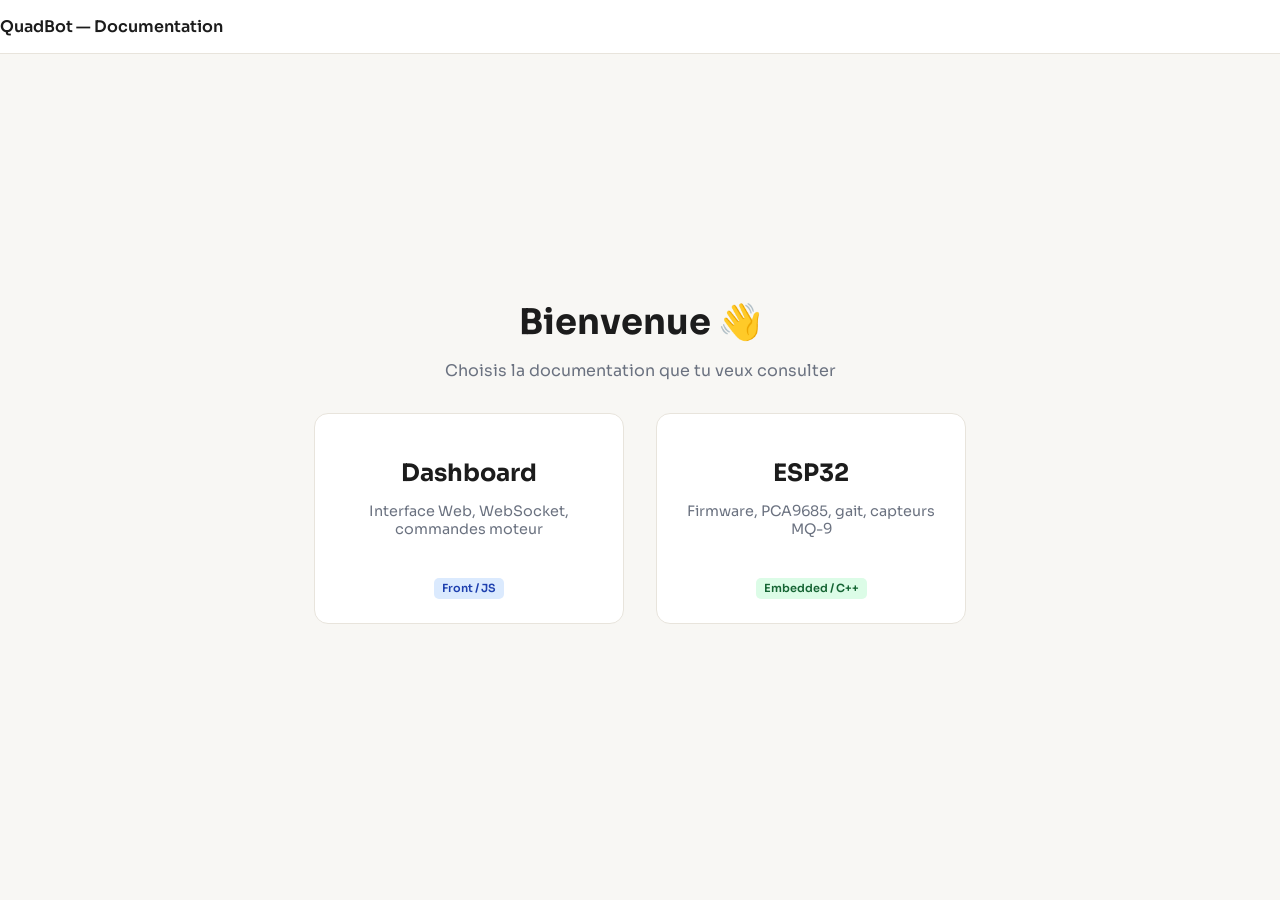
<file: Programme/Documentation/index.html>
<!DOCTYPE html>
<html lang="fr">
<head>
<meta charset="UTF-8">
<meta name="viewport" content="width=device-width, initial-scale=1.0">
<title>QuadBot — Documentation</title>

<link href="https://fonts.googleapis.com/css2?family=Sora:wght@300;400;600;700&display=swap" rel="stylesheet">

<style>
:root {
  --bg: #f8f7f4;
  --card: #ffffff;
  --border: #e8e4dc;
  --accent: #1a6ef5;
  --accent2: #0f9b6e;
  --text: #1c1c1c;
  --muted: #6b7280;
}

body {
  margin: 0;
  font-family: 'Sora', sans-serif;
  background: var(--bg);
  color: var(--text);
  display: flex;
  flex-direction: column;
  align-items: center;
  justify-content: center;
  height: 100vh;
}

/* NAVBAR */
.topbar {
  position: fixed;
  top: 0;
  width: 100%;
  background: white;
  border-bottom: 1px solid var(--border);
  padding: 1rem 2rem;
  font-weight: 600;
}

/* CONTENT */
.container {
  text-align: center;
}

h1 {
  font-size: 2.2rem;
  margin-bottom: .5rem;
}

p {
  color: var(--muted);
  margin-bottom: 2rem;
}

/* CARDS */
.cards {
  display: flex;
  gap: 2rem;
  flex-wrap: wrap;
  justify-content: center;
}

.card {
  width: 260px;
  background: var(--card);
  border: 1px solid var(--border);
  border-radius: 14px;
  padding: 1.5rem;
  text-decoration: none;
  color: inherit;
  transition: 0.2s;
}

.card:hover {
  transform: translateY(-4px);
  border-color: var(--accent);
}

.card h2 {
  margin-bottom: .5rem;
}

.card p {
  font-size: .9rem;
}

/* TAG */
.tag {
  display: inline-block;
  padding: .2rem .5rem;
  border-radius: 5px;
  font-size: .7rem;
  font-weight: 600;
  margin-top: .5rem;
}

.blue { background: #dbeafe; color: #1e40af; }
.green { background: #dcfce7; color: #166534; }

</style>
</head>

<body>

<div class="topbar">QuadBot — Documentation</div>

<div class="container">
  <h1>Bienvenue 👋</h1>
  <p>Choisis la documentation que tu veux consulter</p>

  <div class="cards">

    <a href="explication_dashboard.html" class="card">
      <h2>Dashboard</h2>
      <p>Interface Web, WebSocket, commandes moteur</p>
      <span class="tag blue">Front / JS</span>
    </a>

    <a href="explication_esp32.html" class="card">
      <h2>ESP32</h2>
      <p>Firmware, PCA9685, gait, capteurs MQ-9</p>
      <span class="tag green">Embedded / C++</span>
    </a>

  </div>
</div>

</body>
</html>
</file>
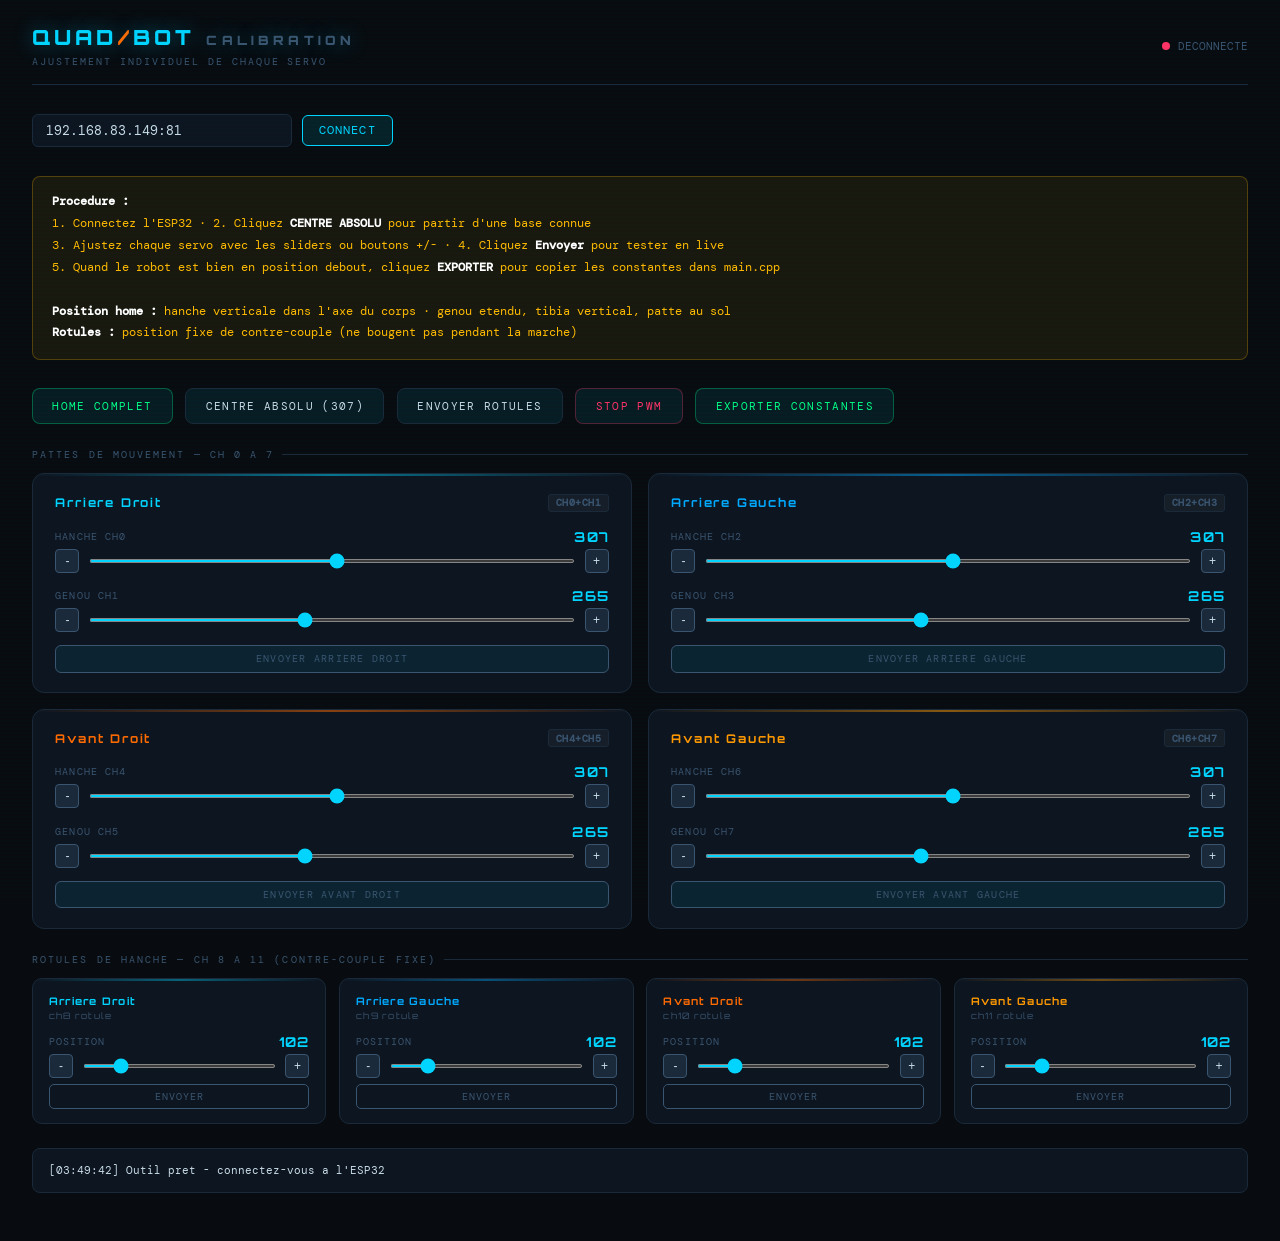
<file: Programme/calibration.html>
<!DOCTYPE html>
<html lang="fr">
<head>
<meta charset="UTF-8">
<meta name="viewport" content="width=device-width,initial-scale=1">
<title>QUAD // Calibration</title>
<link href="https://fonts.googleapis.com/css2?family=Orbitron:wght@400;700;900&family=DM+Mono:wght@300;400;500&display=swap" rel="stylesheet">
<style>
:root {
  --bg:#080c10; --surface:#0d1520; --border:#1a2a3a;
  --accent:#00d4ff; --accent2:#ff6b00; --green:#00ff88;
  --red:#ff3366; --text:#c8dce8; --dim:#3a5570; --warn:#ffbb00;
}
*{box-sizing:border-box;margin:0;padding:0}
body{background:var(--bg);color:var(--text);font-family:'DM Mono',monospace;min-height:100vh;padding:1.5rem 2rem 3rem}
body::before{content:'';position:fixed;inset:0;background-image:repeating-linear-gradient(0deg,transparent,transparent 2px,rgba(0,212,255,.012) 2px,rgba(0,212,255,.012) 4px);pointer-events:none}

header{display:flex;align-items:center;justify-content:space-between;border-bottom:1px solid var(--border);padding-bottom:1rem;margin-bottom:1.8rem}
.logo{font-family:'Orbitron',monospace;font-weight:900;font-size:1.3rem;letter-spacing:.2em;color:var(--accent);text-shadow:0 0 20px rgba(0,212,255,.4)}
.logo span{color:var(--accent2)}

.conn-row{display:flex;gap:.6rem;align-items:center;margin-bottom:1.8rem}
.conn-input{flex:1;background:var(--surface);border:1px solid var(--border);border-radius:6px;color:var(--text);font-family:'DM Mono',monospace;font-size:.8rem;padding:.45rem .8rem;outline:none;max-width:260px;transition:border-color .2s}
.conn-input:focus{border-color:var(--accent)}
.conn-btn{background:rgba(0,212,255,.1);border:1px solid var(--accent);border-radius:6px;color:var(--accent);font-family:'DM Mono',monospace;font-size:.72rem;letter-spacing:.1em;padding:.45rem 1rem;cursor:pointer;transition:all .2s}
.conn-btn:hover{background:rgba(0,212,255,.2)}
.status-dot{display:flex;align-items:center;gap:.5rem;font-size:.7rem;color:var(--dim)}
.dot{width:8px;height:8px;border-radius:50%;background:var(--red)}
.dot.on{background:var(--green);animation:pulse 2s infinite}
@keyframes pulse{0%,100%{box-shadow:0 0 0 0 rgba(0,255,136,.4)}50%{box-shadow:0 0 0 5px rgba(0,255,136,0)}}

.instr{background:rgba(255,187,0,.07);border:1px solid rgba(255,187,0,.25);border-radius:8px;padding:.9rem 1.2rem;margin-bottom:1.8rem;font-size:.72rem;line-height:1.9;color:var(--warn)}
.instr strong{color:#fff}

.section-label{font-size:.65rem;letter-spacing:.2em;color:var(--dim);text-transform:uppercase;margin-bottom:.8rem;display:flex;align-items:center;gap:.5rem}
.section-label::after{content:'';flex:1;height:1px;background:var(--border)}

.legs-grid{display:grid;grid-template-columns:1fr 1fr;gap:1rem;margin-bottom:1.5rem}
.balls-grid{display:grid;grid-template-columns:repeat(4,1fr);gap:.8rem;margin-bottom:1.5rem}
@media(max-width:700px){.legs-grid{grid-template-columns:1fr}.balls-grid{grid-template-columns:1fr 1fr}}

.leg-card{background:var(--surface);border:1px solid var(--border);border-radius:12px;padding:1.2rem 1.4rem;position:relative;overflow:hidden;transition:border-color .2s}
.leg-card::before{content:'';position:absolute;top:0;left:0;right:0;height:2px;background:linear-gradient(90deg,transparent,var(--card-color,var(--accent)),transparent);opacity:.5}
.ball-card{background:var(--surface);border:1px solid var(--border);border-radius:10px;padding:.9rem 1rem;position:relative;overflow:hidden}
.ball-card::before{content:'';position:absolute;top:0;left:0;right:0;height:2px;background:linear-gradient(90deg,transparent,var(--card-color,var(--accent)),transparent);opacity:.4}

.leg-title{font-family:'Orbitron',monospace;font-size:.75rem;font-weight:700;letter-spacing:.15em;color:var(--card-color,var(--accent));margin-bottom:1rem;display:flex;justify-content:space-between;align-items:center}
.ball-title{font-family:'Orbitron',monospace;font-size:.65rem;font-weight:700;letter-spacing:.12em;color:var(--card-color,var(--accent));margin-bottom:.7rem}
.ch-badge{font-family:'DM Mono',monospace;font-size:.6rem;background:rgba(255,255,255,.04);border:1px solid var(--border);border-radius:3px;padding:.1rem .4rem;color:var(--dim);letter-spacing:.05em}

.servo-row{display:flex;flex-direction:column;gap:.25rem;margin-bottom:.9rem}
.servo-row:last-of-type{margin-bottom:0}
.servo-label{display:flex;justify-content:space-between;align-items:center;font-size:.65rem;letter-spacing:.1em;color:var(--dim);text-transform:uppercase}
.ticks-val{font-family:'Orbitron',monospace;font-size:.85rem;font-weight:700;color:var(--accent);min-width:36px;text-align:right;transition:color .15s}
.ticks-val.changed{color:var(--warn)}

.slider-wrap{display:flex;gap:.6rem;align-items:center}
input[type=range]{flex:1;accent-color:var(--accent);cursor:pointer;height:4px}
.nudge{background:var(--border);border:1px solid var(--dim);border-radius:4px;color:var(--text);cursor:pointer;font-size:.75rem;width:24px;height:24px;display:flex;align-items:center;justify-content:center;transition:all .1s;flex-shrink:0;user-select:none}
.nudge:hover{border-color:var(--accent);color:var(--accent)}
.nudge:active{transform:scale(.9)}

.send-leg{width:100%;margin-top:.8rem;background:rgba(0,212,255,.08);border:1px solid var(--dim);border-radius:6px;color:var(--dim);font-family:'DM Mono',monospace;font-size:.65rem;letter-spacing:.12em;padding:.4rem;cursor:pointer;transition:all .2s;text-transform:uppercase}
.send-leg:hover{border-color:var(--accent);color:var(--accent);background:rgba(0,212,255,.12)}
.send-leg.sent{border-color:var(--green);color:var(--green)}

.send-ball{width:100%;margin-top:.4rem;background:transparent;border:1px solid var(--dim);border-radius:5px;color:var(--dim);font-family:'DM Mono',monospace;font-size:.6rem;letter-spacing:.1em;padding:.3rem;cursor:pointer;transition:all .2s;text-transform:uppercase}
.send-ball:hover{border-color:var(--accent);color:var(--accent)}

.global-actions{display:flex;gap:.8rem;flex-wrap:wrap;margin-bottom:1.5rem}
.action-btn{background:rgba(0,212,255,.08);border:1px solid var(--border);border-radius:8px;color:var(--text);font-family:'DM Mono',monospace;font-size:.7rem;letter-spacing:.12em;padding:.6rem 1.2rem;cursor:pointer;transition:all .2s;text-transform:uppercase}
.action-btn:hover{border-color:var(--accent);color:var(--accent)}
.action-btn.danger{border-color:rgba(255,51,102,.3);color:var(--red)}
.action-btn.danger:hover{background:rgba(255,51,102,.1);border-color:var(--red)}
.action-btn.success{border-color:rgba(0,255,136,.3);color:var(--green)}
.action-btn.success:hover{background:rgba(0,255,136,.1);border-color:var(--green)}

.export-box{background:var(--surface);border:1px solid var(--border);border-radius:8px;padding:1rem 1.2rem;margin-bottom:1.5rem;display:none}
.export-label{font-size:.65rem;letter-spacing:.15em;color:var(--dim);margin-bottom:.7rem}
pre{font-size:.7rem;line-height:1.7;color:var(--accent);white-space:pre-wrap;word-break:break-all}
.copy-btn{margin-top:.7rem;background:transparent;border:1px solid var(--dim);border-radius:5px;color:var(--dim);font-family:'DM Mono',monospace;font-size:.65rem;letter-spacing:.1em;padding:.35rem .8rem;cursor:pointer;transition:all .2s}
.copy-btn:hover{border-color:var(--accent);color:var(--accent)}

#log{font-size:.7rem;line-height:1.8;color:var(--dim);max-height:70px;overflow-y:auto;background:var(--surface);border:1px solid var(--border);border-radius:8px;padding:.7rem 1rem}
.e{color:var(--text)}.ecmd{color:var(--accent)}.eok{color:var(--green)}.eerr{color:var(--red)}
</style>
</head>
<body>

<header>
  <div>
    <div class="logo">QUAD<span>/</span>BOT <span style="font-size:.8rem;color:var(--dim)">CALIBRATION</span></div>
    <div style="font-size:.62rem;letter-spacing:.2em;color:var(--dim);margin-top:.3rem">AJUSTEMENT INDIVIDUEL DE CHAQUE SERVO</div>
  </div>
  <div class="status-dot">
    <div class="dot" id="dot"></div>
    <span id="wslbl">DECONNECTE</span>
  </div>
</header>

<div class="conn-row">
  <input class="conn-input" id="ip" value="192.168.83.149:81" placeholder="IP:port ESP32">
  <button class="conn-btn" onclick="wsConnect()">CONNECT</button>
</div>

<div class="instr">
  <strong>Procedure :</strong><br>
  1. Connectez l'ESP32 · 2. Cliquez <strong>CENTRE ABSOLU</strong> pour partir d'une base connue<br>
  3. Ajustez chaque servo avec les sliders ou boutons +/- · 4. Cliquez <strong>Envoyer</strong> pour tester en live<br>
  5. Quand le robot est bien en position debout, cliquez <strong>EXPORTER</strong> pour copier les constantes dans main.cpp<br><br>
  <strong>Position home :</strong> hanche verticale dans l'axe du corps · genou etendu, tibia vertical, patte au sol<br>
  <strong>Rotules :</strong> position fixe de contre-couple (ne bougent pas pendant la marche)
</div>

<div class="global-actions">
  <button class="action-btn success" onclick="sendHome()">HOME COMPLET</button>
  <button class="action-btn" onclick="sendAllNeutral()">CENTRE ABSOLU (307)</button>
  <button class="action-btn" onclick="sendAllBalls()">ENVOYER ROTULES</button>
  <button class="action-btn danger" onclick="sendZero()">STOP PWM</button>
  <button class="action-btn success" onclick="exportConfig()">EXPORTER CONSTANTES</button>
</div>

<!-- Pattes de mouvement -->
<div class="section-label">Pattes de mouvement — ch 0 a 7</div>
<div class="legs-grid" id="legs-grid"></div>

<!-- Rotules -->
<div class="section-label">Rotules de hanche — ch 8 a 11 (contre-couple fixe)</div>
<div class="balls-grid" id="balls-grid"></div>

<!-- Export -->
<div class="export-box" id="export-box">
  <div class="export-label">CONSTANTES A COPIER DANS main.cpp</div>
  <pre id="export-pre"></pre>
  <button class="copy-btn" onclick="copyExport()">COPIER</button>
</div>

<div id="log"></div>

<script>
// ── Donnees servos ───────────────────────────────────────────
var LEGS = [
  { ch:0, label:'Hanche', type:'hip',  leg:'BR', legLabel:'Arriere Droit',  color:'#00d4ff' },
  { ch:1, label:'Genou',  type:'knee', leg:'BR', legLabel:'Arriere Droit',  color:'#00d4ff' },
  { ch:2, label:'Hanche', type:'hip',  leg:'BL', legLabel:'Arriere Gauche', color:'#00aaff' },
  { ch:3, label:'Genou',  type:'knee', leg:'BL', legLabel:'Arriere Gauche', color:'#00aaff' },
  { ch:4, label:'Hanche', type:'hip',  leg:'FR', legLabel:'Avant Droit',    color:'#ff6b00' },
  { ch:5, label:'Genou',  type:'knee', leg:'FR', legLabel:'Avant Droit',    color:'#ff6b00' },
  { ch:6, label:'Hanche', type:'hip',  leg:'FL', legLabel:'Avant Gauche',   color:'#ff9900' },
  { ch:7, label:'Genou',  type:'knee', leg:'FL', legLabel:'Avant Gauche',   color:'#ff9900' }
];

var BALLS = [
  { ch:8,  legLabel:'Arriere Droit',  color:'#00d4ff' },
  { ch:9,  legLabel:'Arriere Gauche', color:'#00aaff' },
  { ch:10, legLabel:'Avant Droit',    color:'#ff6b00' },
  { ch:11, legLabel:'Avant Gauche',   color:'#ff9900' }
];

// Valeurs courantes
var vals = { 0:307, 1:265, 2:307, 3:265, 4:307, 5:265, 6:307, 7:265 };
var bvals = { 8:102, 9:102, 10:102, 11:102 };
var home  = {};
Object.assign(home, vals);

var ws = null;

// ── Build UI pattes ──────────────────────────────────────────
function buildLegs() {
  var grid = document.getElementById('legs-grid');
  var byLeg = {};
  LEGS.forEach(function(s) {
    if (!byLeg[s.leg]) byLeg[s.leg] = { legLabel: s.legLabel, color: s.color, servos: [] };
    byLeg[s.leg].servos.push(s);
  });

  Object.keys(byLeg).forEach(function(legKey) {
    var leg = byLeg[legKey];
    var card = document.createElement('div');
    card.className = 'leg-card';
    card.style.setProperty('--card-color', leg.color);

    var chs = leg.servos.map(function(s){ return 'CH'+s.ch; }).join('+');
    var html = '<div class="leg-title">' + leg.legLabel +
      '<span class="ch-badge">' + chs + '</span></div>';

    leg.servos.forEach(function(s) {
      html += '<div class="servo-row">' +
        '<div class="servo-label"><span>' + s.label + ' ch' + s.ch + '</span>' +
        '<span class="ticks-val" id="d' + s.ch + '">' + vals[s.ch] + '</span></div>' +
        '<div class="slider-wrap">' +
        '<button class="nudge" onclick="nudge(' + s.ch + ',-1)">-</button>' +
        '<input type="range" id="sl' + s.ch + '" min="0" max="600" value="' + vals[s.ch] + '"' +
        ' oninput="onSlide(' + s.ch + ',this.value)" onchange="sendServo(' + s.ch + ')">' +
        '<button class="nudge" onclick="nudge(' + s.ch + ',1)">+</button>' +
        '</div></div>';
    });

    var lk = legKey;
    html += '<button class="send-leg" id="sb' + legKey + '" onclick="sendLeg(\'' + lk + '\')">' +
      'Envoyer ' + leg.legLabel + '</button>';

    card.innerHTML = html;
    grid.appendChild(card);
  });
}

// ── Build UI rotules ─────────────────────────────────────────
function buildBalls() {
  var grid = document.getElementById('balls-grid');
  BALLS.forEach(function(b) {
    var card = document.createElement('div');
    card.className = 'ball-card';
    card.style.setProperty('--card-color', b.color);

    card.innerHTML =
      '<div class="ball-title">' + b.legLabel +
      '<br><span style="font-size:.55rem;color:var(--dim);font-weight:400">ch' + b.ch + ' rotule</span></div>' +
      '<div class="servo-row">' +
        '<div class="servo-label"><span>POSITION</span>' +
        '<span class="ticks-val" id="bd' + b.ch + '">' + bvals[b.ch] + '</span></div>' +
        '<div class="slider-wrap">' +
          '<button class="nudge" onclick="nudgeBall(' + b.ch + ',-1)">-</button>' +
          '<input type="range" id="bsl' + b.ch + '" min="0" max="600" value="' + bvals[b.ch] + '"' +
          ' oninput="onBallSlide(' + b.ch + ',this.value)" onchange="sendBall(' + b.ch + ')">' +
          '<button class="nudge" onclick="nudgeBall(' + b.ch + ',1)">+</button>' +
        '</div>' +
      '</div>' +
      '<button class="send-ball" onclick="sendBall(' + b.ch + ')">Envoyer</button>';

    grid.appendChild(card);
  });
}

// ── Interactions sliders pattes ──────────────────────────────
function onSlide(ch, v) {
  v = parseInt(v);
  vals[ch] = v;
  var d = document.getElementById('d' + ch);
  d.textContent = v;
  d.className = 'ticks-val changed';
}

function nudge(ch, delta) {
  var sl = document.getElementById('sl' + ch);
  var v = Math.max(0, Math.min(600, parseInt(sl.value) + delta));
  sl.value = v;
  onSlide(ch, v);
  sendServo(ch);
}

function sendServo(ch) {
  if (!sendCal(ch, vals[ch])) return;
  var d = document.getElementById('d' + ch);
  d.className = 'ticks-val';
  log('cal ch' + ch + ' = ' + vals[ch] + ' ticks', 'ecmd');
}

function sendLeg(legKey) {
  LEGS.filter(function(s){ return s.leg === legKey; }).forEach(function(s) {
    home[s.ch] = vals[s.ch];
    sendCal(s.ch, vals[s.ch]);
  });
  var btn = document.getElementById('sb' + legKey);
  btn.classList.add('sent');
  btn.textContent = 'Envoye !';
  setTimeout(function() {
    btn.classList.remove('sent');
    btn.textContent = 'Envoyer ' + btn.textContent.replace('Envoye !','');
    // Remettre le bon label
    var leg = null;
    LEGS.forEach(function(s){ if(s.leg===legKey) leg=s; });
    if(leg) btn.textContent = 'Envoyer ' + leg.legLabel;
  }, 1500);
}

// ── Interactions sliders rotules ─────────────────────────────
function onBallSlide(ch, v) {
  v = parseInt(v);
  bvals[ch] = v;
  document.getElementById('bd' + ch).textContent = v;
}

function nudgeBall(ch, delta) {
  var sl = document.getElementById('bsl' + ch);
  var v = Math.max(0, Math.min(600, parseInt(sl.value) + delta));
  sl.value = v;
  onBallSlide(ch, v);
  sendBall(ch);
}

function sendBall(ch) {
  if (sendCal(ch, bvals[ch]))
    log('rotule ch' + ch + ' = ' + bvals[ch] + ' ticks', 'ecmd');
}

function sendAllBalls() {
  BALLS.forEach(function(b){ sendBall(b.ch); });
  log('Rotules ch8-11 envoyees', 'eok');
}

// ── Actions globales ─────────────────────────────────────────
function sendHome() {
  LEGS.forEach(function(s) {
    home[s.ch] = vals[s.ch];
    sendCal(s.ch, vals[s.ch]);
  });
  sendAllBalls();
  log('HOME complet envoye (pattes + rotules)', 'eok');
}

function sendAllNeutral() {
  LEGS.forEach(function(s) {
    var sl = document.getElementById('sl' + s.ch);
    sl.value = 307; onSlide(s.ch, 307); sendCal(s.ch, 307);
  });
  log('Centre absolu 307 envoye sur ch0-7', 'ecmd');
}

function sendZero() {
  if (!ws || ws.readyState !== 1) { log('Non connecte', 'eerr'); return; }
  for (var i = 0; i < 16; i++) ws.send(JSON.stringify({ type:'cal', ch:i, ticks:0 }));
  log('PWM coupe - servos libres', 'eerr');
}

// ── WebSocket ────────────────────────────────────────────────
function wsConnect() {
  var ip = document.getElementById('ip').value.trim();
  if (ws) ws.close();
  ws = new WebSocket('ws://' + ip + '/ws');
  ws.onopen  = function() { setStatus(true);  log('Connecte', 'eok'); };
  ws.onclose = function() { setStatus(false); log('Deconnecte', 'eerr'); };
  ws.onerror = function() { log('Erreur WebSocket', 'eerr'); };
  ws.onmessage = function() {};
}

function setStatus(ok) {
  document.getElementById('dot').className = 'dot' + (ok ? ' on' : '');
  document.getElementById('wslbl').textContent = ok ? 'CONNECTE' : 'DECONNECTE';
}

function sendCal(ch, ticks) {
  if (!ws || ws.readyState !== 1) { log('Non connecte', 'eerr'); return false; }
  ticks = Math.max(0, Math.min(600, parseInt(ticks)));
  ws.send(JSON.stringify({ type:'cal', ch:ch, ticks:ticks }));
  return true;
}

// ── Export ───────────────────────────────────────────────────
function exportConfig() {
  var hipAvg  = Math.round((vals[0]+vals[2]+vals[4]+vals[6]) / 4);
  var kneeAvg = Math.round((vals[1]+vals[3]+vals[5]+vals[7]) / 4);
  var ballAvg = Math.round((bvals[8]+bvals[9]+bvals[10]+bvals[11]) / 4);

  var now = new Date().toLocaleString('fr-FR');
  var lines = [
    '// Constantes calibrees - ' + now,
    '',
    '// HOME_POS[12] - position debout par canal',
    'static const uint16_t HOME_POS[12] = {',
    '  ' + vals[0]  + ',  // ch0  BR hanche',
    '  ' + vals[1]  + ',  // ch1  BR genou',
    '  ' + vals[2]  + ',  // ch2  BL hanche',
    '  ' + vals[3]  + ',  // ch3  BL genou',
    '  ' + vals[4]  + ',  // ch4  FR hanche',
    '  ' + vals[5]  + ',  // ch5  FR genou',
    '  ' + vals[6]  + ',  // ch6  FL hanche',
    '  ' + vals[7]  + ',  // ch7  FL genou',
    '  ' + bvals[8]  + ',  // ch8  BR rotule (contre-couple)',
    '  ' + bvals[9]  + ',  // ch9  BL rotule (contre-couple)',
    '  ' + bvals[10] + ',  // ch10 FR rotule (contre-couple)',
    '  ' + bvals[11] + ',  // ch11 FL rotule (contre-couple)',
    '};',
    '',
    '// Moyennes calculees (reference)',
    '// HIP_MID  = ' + hipAvg,
    '// KNEE_STAND = ' + kneeAvg,
    '// BALL_POS  = ' + ballAvg,
    '',
    '// Si une hanche est inversee mecaniquement,',
    '// changez son HIP_DIR[ch] de +1 a -1 dans main.cpp',
    '// Offsets par hanche vs moyenne:',
    '//   BR: ' + (vals[0]-hipAvg) + '  BL: ' + (vals[2]-hipAvg) +
      '  FR: ' + (vals[4]-hipAvg) + '  FL: ' + (vals[6]-hipAvg)
  ];

  document.getElementById('export-pre').textContent = lines.join('\n');
  document.getElementById('export-box').style.display = 'block';
  document.getElementById('export-box').scrollIntoView({ behavior:'smooth' });
  log('Constantes exportees', 'eok');
}

function copyExport() {
  var txt = document.getElementById('export-pre').textContent;
  navigator.clipboard.writeText(txt).then(function() { log('Copie dans le presse-papiers', 'eok'); });
}

// ── Log ──────────────────────────────────────────────────────
function log(msg, cls) {
  cls = cls || 'e';
  var el  = document.getElementById('log');
  var now = new Date().toLocaleTimeString('fr-FR');
  var div = document.createElement('div');
  div.className = cls;
  div.textContent = '[' + now + '] ' + msg;
  el.appendChild(div);
  el.scrollTop = el.scrollHeight;
  while (el.children.length > 40) el.removeChild(el.firstChild);
}

// ── Init ─────────────────────────────────────────────────────
buildLegs();
buildBalls();
log('Outil pret - connectez-vous a l\'ESP32');
</script>
</body>
</html>
</file>
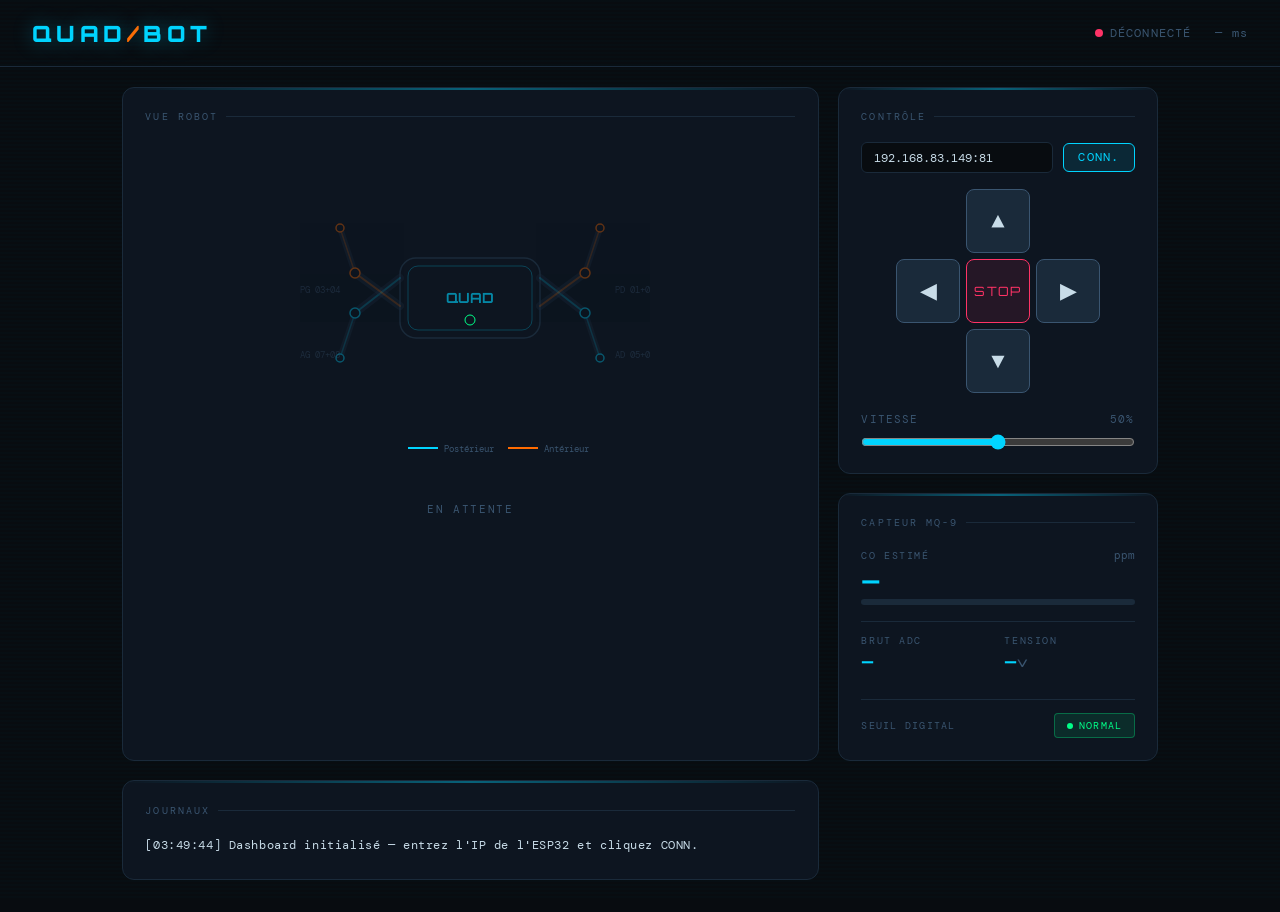
<file: Programme/dashboard.html>
<!DOCTYPE html>
<html lang="fr">
<head>
<meta charset="UTF-8">
<meta name="viewport" content="width=device-width,initial-scale=1">
<title>QUAD // Robot Control</title>
<link href="https://fonts.googleapis.com/css2?family=Orbitron:wght@400;700;900&family=DM+Mono:wght@300;400;500&display=swap" rel="stylesheet">
<link rel="stylesheet" href="style.css">
</head>
<body>

<header>
  <div class="logo">QUAD<span>/</span>BOT</div>
  <div class="status-bar">
    <div class="status-dot">
      <div class="dot" id="dot"></div>
      <span id="ws-status">DÉCONNECTÉ</span>
    </div>
    <span id="latency" style="color:var(--dim)">— ms</span>
  </div>
</header>

<main>

  <!-- Robot view -->
  <div class="panel robot-view">
    <div class="panel-label">Vue robot</div>
    <div class="robot-svg-wrap">
      <svg width="360" height="320" viewBox="0 0 360 320" xmlns="http://www.w3.org/2000/svg">
        <!-- Corps -->
        <rect x="110" y="100" width="140" height="80" rx="16"
          fill="#0d1520" stroke="#1a2a3a" stroke-width="1.5"/>
        <rect x="118" y="108" width="124" height="64" rx="10"
          fill="none" stroke="#00d4ff" stroke-width=".8" opacity=".3"/>
        <!-- Logo centre -->
        <text x="180" y="145" text-anchor="middle" font-family="Orbitron" font-size="14"
          fill="#00d4ff" opacity=".6" font-weight="700">QUAD</text>
        <!-- Capteur MQ-9 indicateur -->
        <circle cx="180" cy="162" r="5" fill="none" stroke="#00ff88" stroke-width="1" id="mq9-dot"/>

        <!-- Membre postérieur droit (PCA 01+02) -->
        <g class="leg leg-idle" id="leg-br">
          <line x1="250" y1="120" x2="295" y2="155" stroke="#1a2a3a" stroke-width="8" stroke-linecap="round"/>
          <line x1="295" y1="155" x2="310" y2="200" stroke="#1a2a3a" stroke-width="6" stroke-linecap="round"/>
          <line x1="250" y1="120" x2="295" y2="155" stroke="#00d4ff" stroke-width="2" stroke-linecap="round" opacity=".5"/>
          <line x1="295" y1="155" x2="310" y2="200" stroke="#00d4ff" stroke-width="1.5" stroke-linecap="round" opacity=".4"/>
          <circle cx="295" cy="155" r="5" fill="#0d1520" stroke="#00d4ff" stroke-width="1.5"/>
          <circle cx="310" cy="200" r="4" fill="#0d1520" stroke="#00d4ff" stroke-width="1.5"/>
          <text x="325" y="135" font-family="DM Mono" font-size="9" fill="#3a5570">PD 01+02</text>
        </g>

        <!-- Membre postérieur gauche (PCA 03+04) -->
        <g class="leg leg-idle" id="leg-bl">
          <line x1="110" y1="120" x2="65" y2="155" stroke="#1a2a3a" stroke-width="8" stroke-linecap="round"/>
          <line x1="65" y1="155" x2="50" y2="200" stroke="#1a2a3a" stroke-width="6" stroke-linecap="round"/>
          <line x1="110" y1="120" x2="65" y2="155" stroke="#00d4ff" stroke-width="2" stroke-linecap="round" opacity=".5"/>
          <line x1="65" y1="155" x2="50" y2="200" stroke="#00d4ff" stroke-width="1.5" stroke-linecap="round" opacity=".4"/>
          <circle cx="65" cy="155" r="5" fill="#0d1520" stroke="#00d4ff" stroke-width="1.5"/>
          <circle cx="50" cy="200" r="4" fill="#0d1520" stroke="#00d4ff" stroke-width="1.5"/>
          <text x="10" y="135" font-family="DM Mono" font-size="9" fill="#3a5570">PG 03+04</text>
        </g>

        <!-- Membre antérieur droit (PCA 05+06) -->
        <g class="leg leg-idle" id="leg-fr">
          <line x1="250" y1="148" x2="295" y2="115" stroke="#1a2a3a" stroke-width="8" stroke-linecap="round"/>
          <line x1="295" y1="115" x2="310" y2="70" stroke="#1a2a3a" stroke-width="6" stroke-linecap="round"/>
          <line x1="250" y1="148" x2="295" y2="115" stroke="#ff6b00" stroke-width="2" stroke-linecap="round" opacity=".5"/>
          <line x1="295" y1="115" x2="310" y2="70" stroke="#ff6b00" stroke-width="1.5" stroke-linecap="round" opacity=".4"/>
          <circle cx="295" cy="115" r="5" fill="#0d1520" stroke="#ff6b00" stroke-width="1.5"/>
          <circle cx="310" cy="70" r="4" fill="#0d1520" stroke="#ff6b00" stroke-width="1.5"/>
          <text x="325" y="200" font-family="DM Mono" font-size="9" fill="#3a5570">AD 05+06</text>
        </g>

        <!-- Membre antérieur gauche (PCA 07+08) -->
        <g class="leg leg-idle" id="leg-fl">
          <line x1="110" y1="148" x2="65" y2="115" stroke="#1a2a3a" stroke-width="8" stroke-linecap="round"/>
          <line x1="65" y1="115" x2="50" y2="70" stroke="#1a2a3a" stroke-width="6" stroke-linecap="round"/>
          <line x1="110" y1="148" x2="65" y2="115" stroke="#ff6b00" stroke-width="2" stroke-linecap="round" opacity=".5"/>
          <line x1="65" y1="115" x2="50" y2="70" stroke="#ff6b00" stroke-width="1.5" stroke-linecap="round" opacity=".4"/>
          <circle cx="65" cy="115" r="5" fill="#0d1520" stroke="#ff6b00" stroke-width="1.5"/>
          <circle cx="50" cy="70" r="4" fill="#0d1520" stroke="#ff6b00" stroke-width="1.5"/>
          <text x="10" y="200" font-family="DM Mono" font-size="9" fill="#3a5570">AG 07+08</text>
        </g>

        <!-- Légende -->
        <line x1="118" y1="290" x2="148" y2="290" stroke="#00d4ff" stroke-width="2"/>
        <text x="154" y="294" font-family="DM Mono" font-size="9" fill="#3a5570">Postérieur</text>
        <line x1="218" y1="290" x2="248" y2="290" stroke="#ff6b00" stroke-width="2"/>
        <text x="254" y="294" font-family="DM Mono" font-size="9" fill="#3a5570">Antérieur</text>
      </svg>
    </div>
    <div id="current-cmd" style="text-align:center;font-size:.7rem;letter-spacing:.15em;color:var(--dim);margin-top:.5rem;">
      EN ATTENTE
    </div>
  </div>

  <!-- Controls -->
  <div class="panel controls-panel">
    <div class="panel-label">Contrôle</div>
    <div class="conn-row">
      <input class="conn-input" id="ip-input" type="text" value="192.168.83.149:81" placeholder="IP ESP32"/>
      <button class="conn-btn" onclick="connect()">CONN.</button>
    </div>

    <div class="dpad">
      <div class="btn empty"></div>
      <div class="btn" id="btn-forward"  data-cmd="forward">&#9650;</div>
      <div class="btn empty"></div>
      <div class="btn" id="btn-left"     data-cmd="left">&#9664;</div>
      <div class="btn stop" id="btn-stop" data-cmd="stop">STOP</div>
      <div class="btn" id="btn-right"    data-cmd="right">&#9654;</div>
      <div class="btn empty"></div>
      <div class="btn" id="btn-backward" data-cmd="backward">&#9660;</div>
      <div class="btn empty"></div>
    </div>

    <div class="speed-row">
      <div class="speed-label">
        <span>VITESSE</span>
        <span id="speed-val">50%</span>
      </div>
      <input type="range" id="speed" min="0" max="100" value="50"
        oninput="document.getElementById('speed-val').textContent=this.value+'%'">
    </div>
  </div>

  <!-- Sensors -->
  <div class="panel sensor-panel">
    <div class="panel-label">Capteur MQ-9</div>

    <div class="metric">
      <div class="metric-row">
        <span class="metric-name">CO estimé</span>
        <span class="metric-unit">ppm</span>
      </div>
      <div class="metric-val" id="ppm">—</div>
      <div class="bar-track"><div class="bar-fill" id="ppm-bar" style="width:0%"></div></div>
    </div>

    <div class="divider"></div>

    <div style="display:grid;grid-template-columns:1fr 1fr;gap:.8rem">
      <div class="metric">
        <div class="metric-name">Brut ADC</div>
        <div class="metric-val" style="font-size:1rem" id="raw">—</div>
      </div>
      <div class="metric">
        <div class="metric-name">Tension</div>
        <div class="metric-val" style="font-size:1rem" id="voltage">—<span class="metric-unit" style="font-size:.65rem">V</span></div>
      </div>
    </div>

    <div class="divider"></div>

    <div style="display:flex;justify-content:space-between;align-items:center">
      <span style="font-size:.65rem;letter-spacing:.12em;color:var(--dim)">SEUIL DIGITAL</span>
      <div class="alert-badge" id="alert-badge">
        <span id="alert-dot" style="width:6px;height:6px;border-radius:50%;background:currentColor;display:inline-block"></span>
        <span id="alert-text">NORMAL</span>
      </div>
    </div>
  </div>

  <!-- Log -->
  <div class="panel log-panel" style="grid-column:1;grid-row:3">
    <div class="panel-label">Journaux</div>
    <div id="log"></div>
  </div>

</main>

<script>
  // ── Config ──────────────────────────────────────────────────
  const MAX_PPM    = 1000;
  const WARN_PPM   = 200;
  const DANGER_PPM = 500;
  let ws           = null;
  let pingInterval = null;
  let pingTime     = 0;
  let currentCmd   = null;
  let sendInterval = null;

  // ── WebSocket ───────────────────────────────────────────────
  function connect() {
    const ip = document.getElementById('ip-input').value.trim();
    if (ws) ws.close();
    log(`Connexion à ws://${ip}/ws ...`, 'entry');
    ws = new WebSocket(`ws://${ip}/ws`);

    ws.onopen = () => {
      setStatus(true);
      log('WebSocket connecté', 'entry');
      pingInterval = setInterval(sendPing, 2000);
    };

    ws.onclose = () => {
      setStatus(false);
      clearInterval(pingInterval);
      clearInterval(sendInterval);
      log('WebSocket déconnecté', 'err');
    };

    ws.onerror = () => log('Erreur WebSocket', 'err');

    ws.onmessage = (e) => {
      try {
        const d = JSON.parse(e.data);
        if (d.type === 'pong') {
          document.getElementById('latency').textContent = (Date.now() - pingTime) + ' ms';
          return;
        }
        if (d.type === 'sensor') updateSensors(d);
      } catch(_) {}
    };
  }

  function sendPing() {
    if (ws?.readyState === 1) {
      pingTime = Date.now();
      ws.send(JSON.stringify({ type: 'ping' }));
    }
  }

  function sendCmd(cmd) {
    if (ws?.readyState !== 1) { log('Non connecté', 'warn'); return; }
    const speed = parseInt(document.getElementById('speed').value);
    ws.send(JSON.stringify({ type: 'cmd', cmd, speed }));
    log(`> CMD ${cmd.toUpperCase()} speed=${speed}`, 'cmd');
  }

  function setStatus(ok) {
    document.getElementById('dot').className        = 'dot' + (ok ? ' connected' : '');
    document.getElementById('ws-status').textContent = ok ? 'CONNECTÉ' : 'DÉCONNECTÉ';
    document.getElementById('ws-status').className  = ok ? 'connected' : '';
    if (!ok) document.getElementById('latency').textContent = '— ms';
  }

  // ── Sensors ─────────────────────────────────────────────────
  function updateSensors(d) {
    const ppmEl  = document.getElementById('ppm');
    const ppm    = parseFloat(d.ppm) || 0;

    document.getElementById('raw').textContent     = d.raw ?? '—';
    document.getElementById('voltage').textContent = d.voltage ? parseFloat(d.voltage).toFixed(2) : '—';
    ppmEl.textContent = ppm.toFixed(1);

    const pct = Math.min(ppm / MAX_PPM * 100, 100);
    document.getElementById('ppm-bar').style.width = pct + '%';

    if (ppm >= DANGER_PPM)      ppmEl.className = 'metric-val danger';
    else if (ppm >= WARN_PPM)   ppmEl.className = 'metric-val warn';
    else                        ppmEl.className = 'metric-val';

    const badge = document.getElementById('alert-badge');
    const txt   = document.getElementById('alert-text');
    if (d.alert) {
      badge.className = 'alert-badge danger';
      txt.textContent = 'ALERTE GAZ';
    } else {
      badge.className = 'alert-badge';
      txt.textContent = 'NORMAL';
    }

    const mq9dot = document.getElementById('mq9-dot');
    mq9dot.setAttribute('stroke', d.alert ? '#ff3366' : '#00ff88');
  }

  // ── D-Pad ───────────────────────────────────────────────────
  const LEG_MAP = {
    forward:  ['leg-fr','leg-bl'],
    backward: ['leg-br','leg-fl'],
    left:     ['leg-fl','leg-bl'],
    right:    ['leg-fr','leg-br'],
    stop:     []
  };

  function activateLegs(cmd) {
    document.querySelectorAll('.leg').forEach(l => {
      l.classList.remove('active');
      l.classList.add('leg-idle');
    });
    const active = LEG_MAP[cmd] || [];
    active.forEach(id => {
      const el = document.getElementById(id);
      if (el) { el.classList.add('active'); el.classList.remove('leg-idle'); }
    });
    document.getElementById('current-cmd').textContent =
      cmd === 'stop' ? 'ARRÊT' : cmd.toUpperCase();
    document.getElementById('current-cmd').style.color =
      cmd === 'stop' ? 'var(--red)' : 'var(--accent)';
  }

  function startCmd(cmd, el) {
    if (currentCmd === cmd) return;
    stopCmd();
    currentCmd = cmd;
    el.classList.add('pressed');
    activateLegs(cmd);
    sendCmd(cmd);
    if (cmd !== 'stop') sendInterval = setInterval(() => sendCmd(cmd), 150);
  }

  function stopCmd() {
    if (!currentCmd || currentCmd === 'stop') return;
    clearInterval(sendInterval);
    document.querySelectorAll('.btn').forEach(b => b.classList.remove('pressed'));
    document.querySelectorAll('.leg').forEach(l => { l.classList.remove('active'); l.classList.add('leg-idle'); });
    document.getElementById('current-cmd').textContent = 'EN ATTENTE';
    document.getElementById('current-cmd').style.color = 'var(--dim)';
    currentCmd = null;
    sendCmd('stop');
  }

  document.querySelectorAll('.btn[data-cmd]').forEach(btn => {
    const cmd = btn.dataset.cmd;

    btn.addEventListener('mousedown',  e => { e.preventDefault(); startCmd(cmd, btn); });
    btn.addEventListener('touchstart', e => { e.preventDefault(); startCmd(cmd, btn); }, { passive: false });

    if (cmd !== 'stop') {
      btn.addEventListener('mouseup',   () => stopCmd());
      btn.addEventListener('mouseleave',() => stopCmd());
      btn.addEventListener('touchend',  () => stopCmd());
    }
  });

  // Keyboard
  const KEY_CMD = { ArrowUp:'forward', ArrowDown:'backward', ArrowLeft:'left', ArrowRight:'right', ' ':'stop' };
  document.addEventListener('keydown', e => {
    const cmd = KEY_CMD[e.key];
    if (!cmd) return;
    e.preventDefault();
    const btn = document.querySelector(`.btn[data-cmd="${cmd}"]`);
    if (btn) startCmd(cmd, btn);
  });
  document.addEventListener('keyup', e => {
    const cmd = KEY_CMD[e.key];
    if (cmd && cmd !== 'stop') stopCmd();
  });

  // ── Log ─────────────────────────────────────────────────────
  function log(msg, cls = 'entry') {
    const el  = document.getElementById('log');
    const now = new Date().toLocaleTimeString('fr-FR');
    el.innerHTML += `<div class="entry ${cls}">[${now}] ${msg}</div>`;
    el.scrollTop = el.scrollHeight;
    while (el.children.length > 40) el.removeChild(el.firstChild);
  }

  log('Dashboard initialisé — entrez l\'IP de l\'ESP32 et cliquez CONN.', 'entry');
</script>
</body>
</html>
</file>
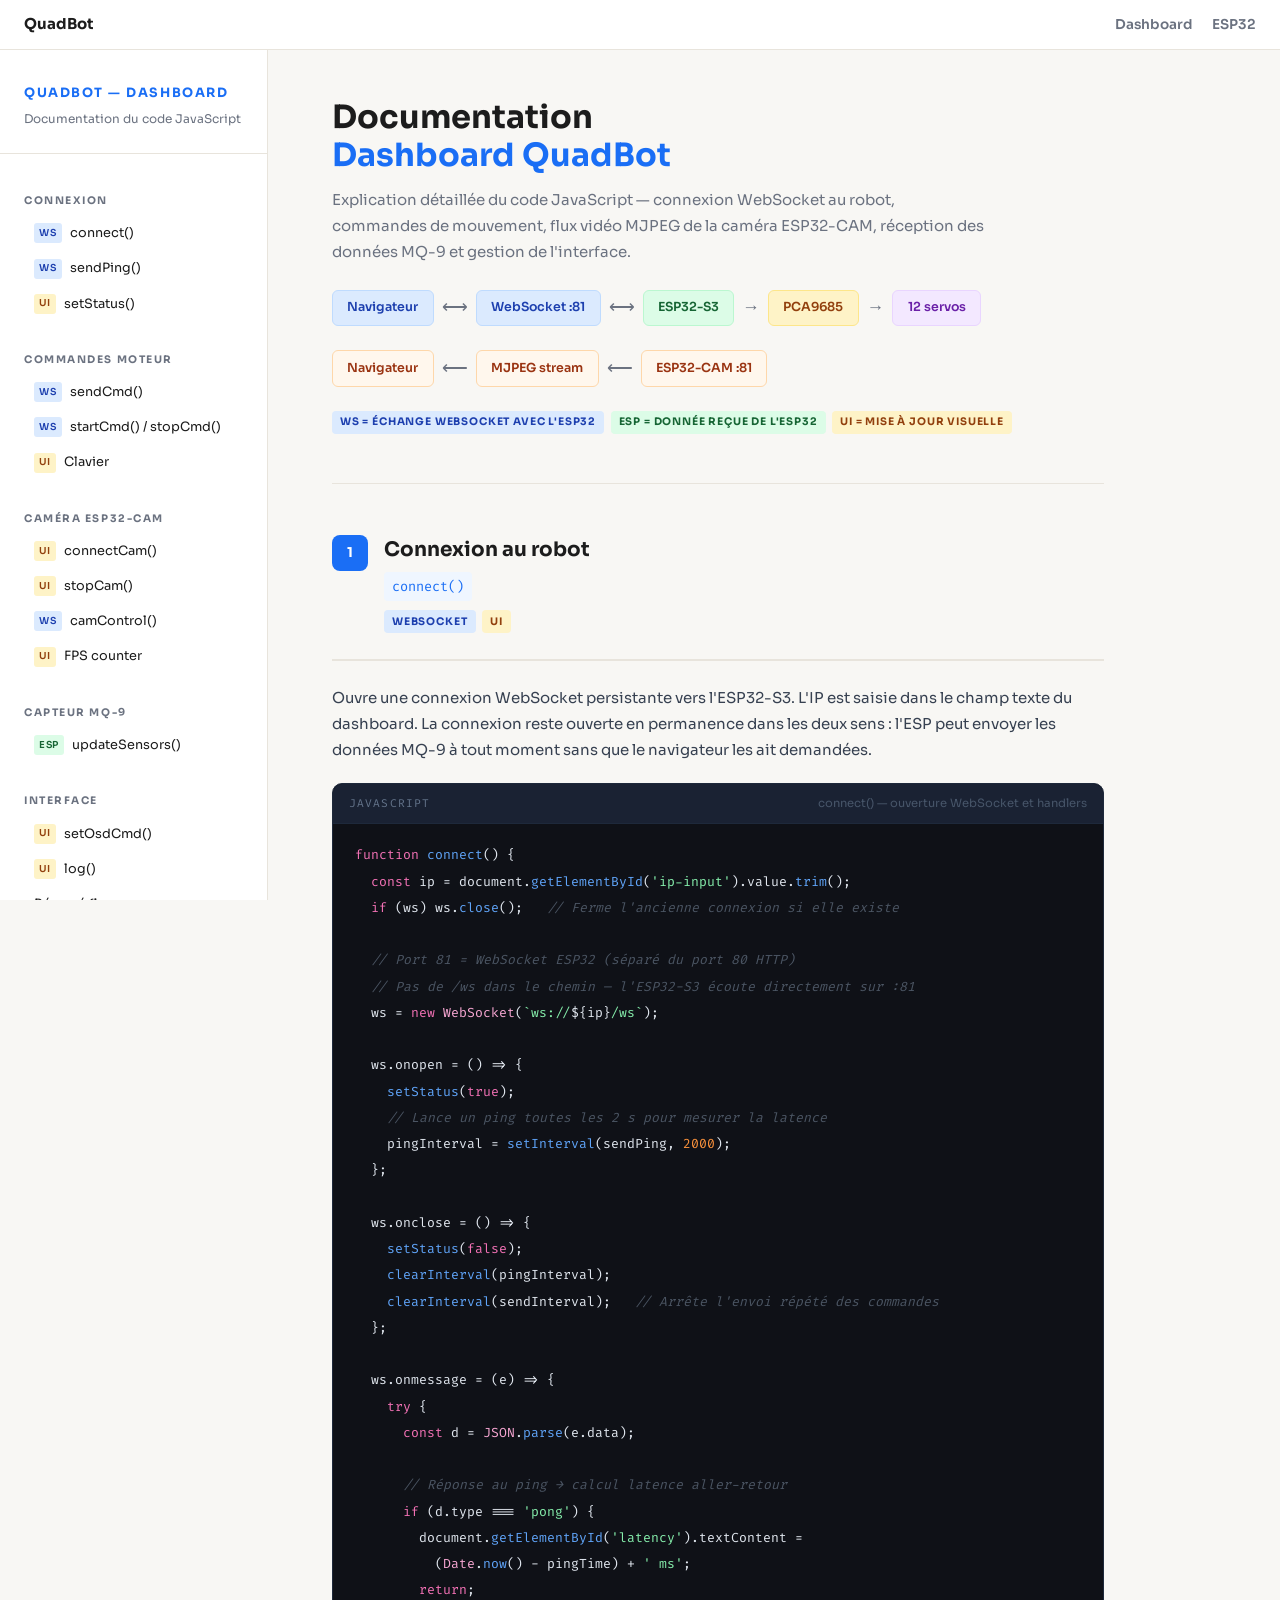
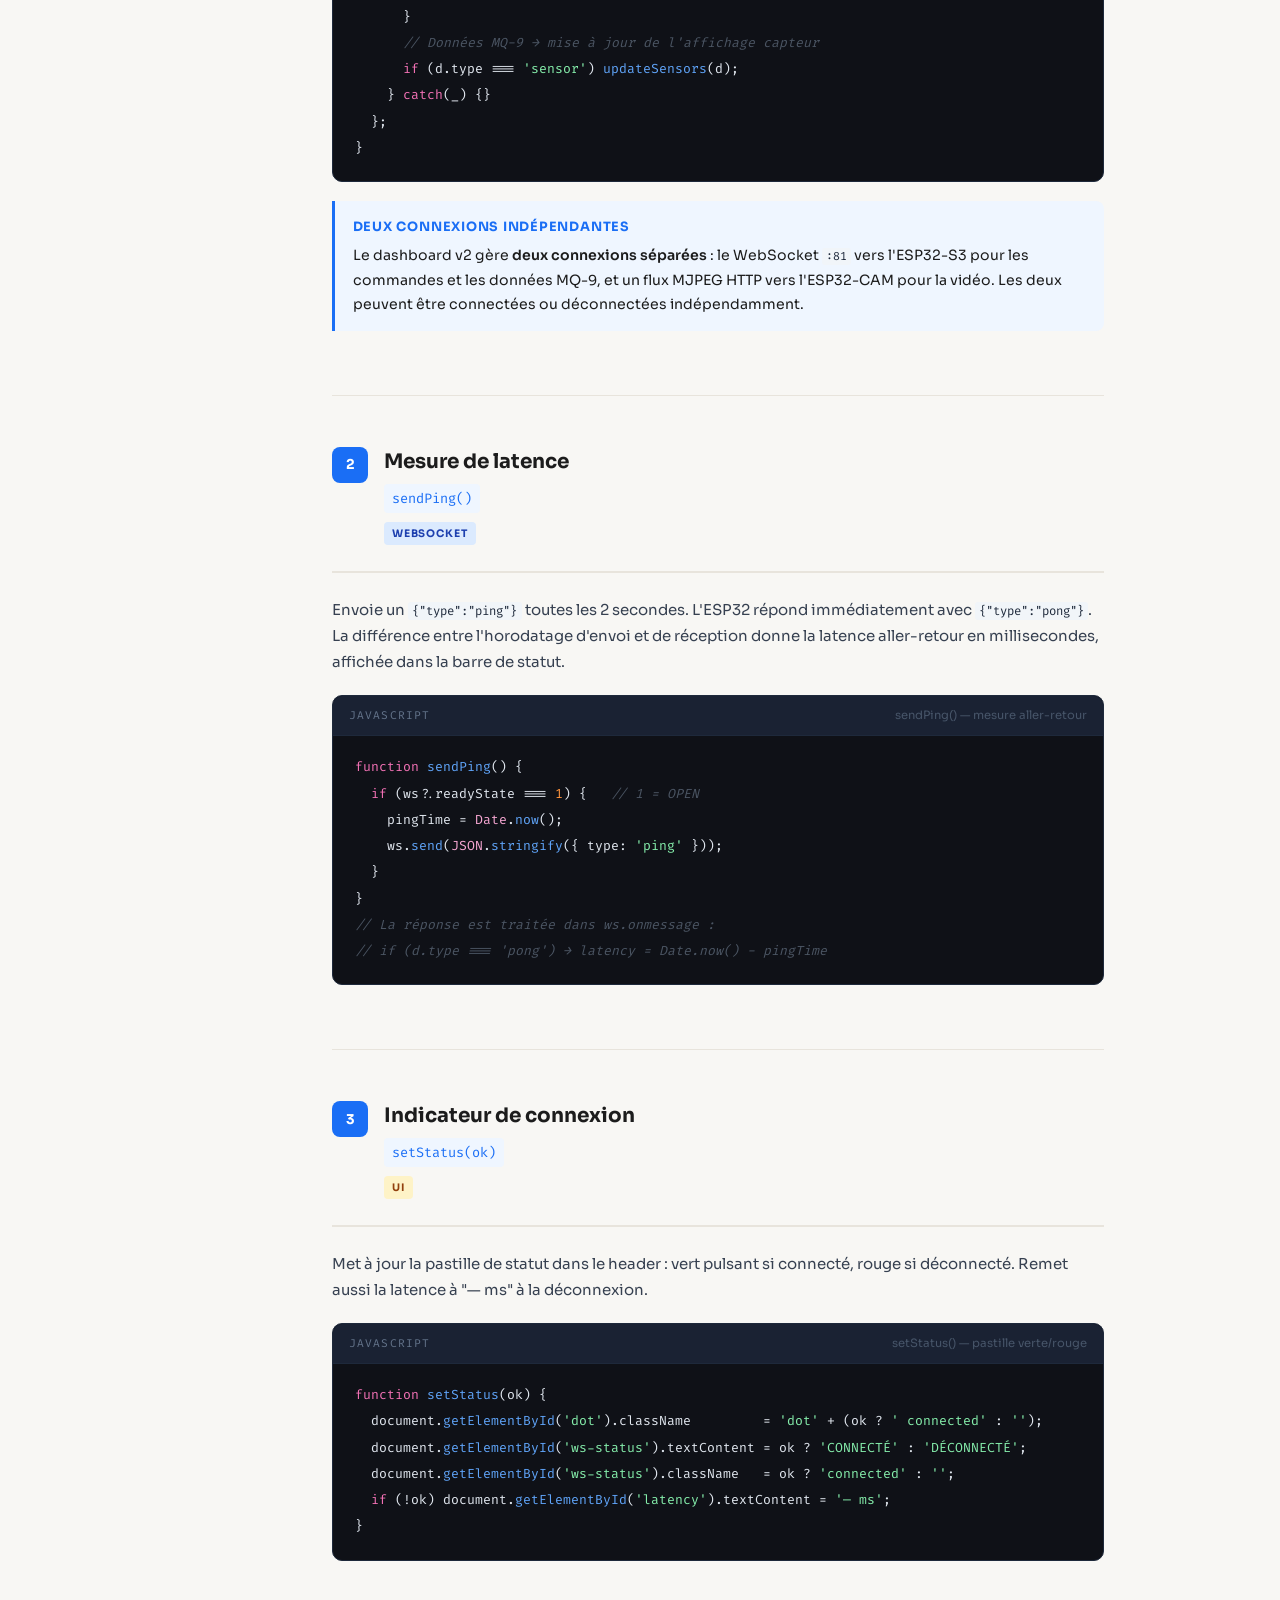
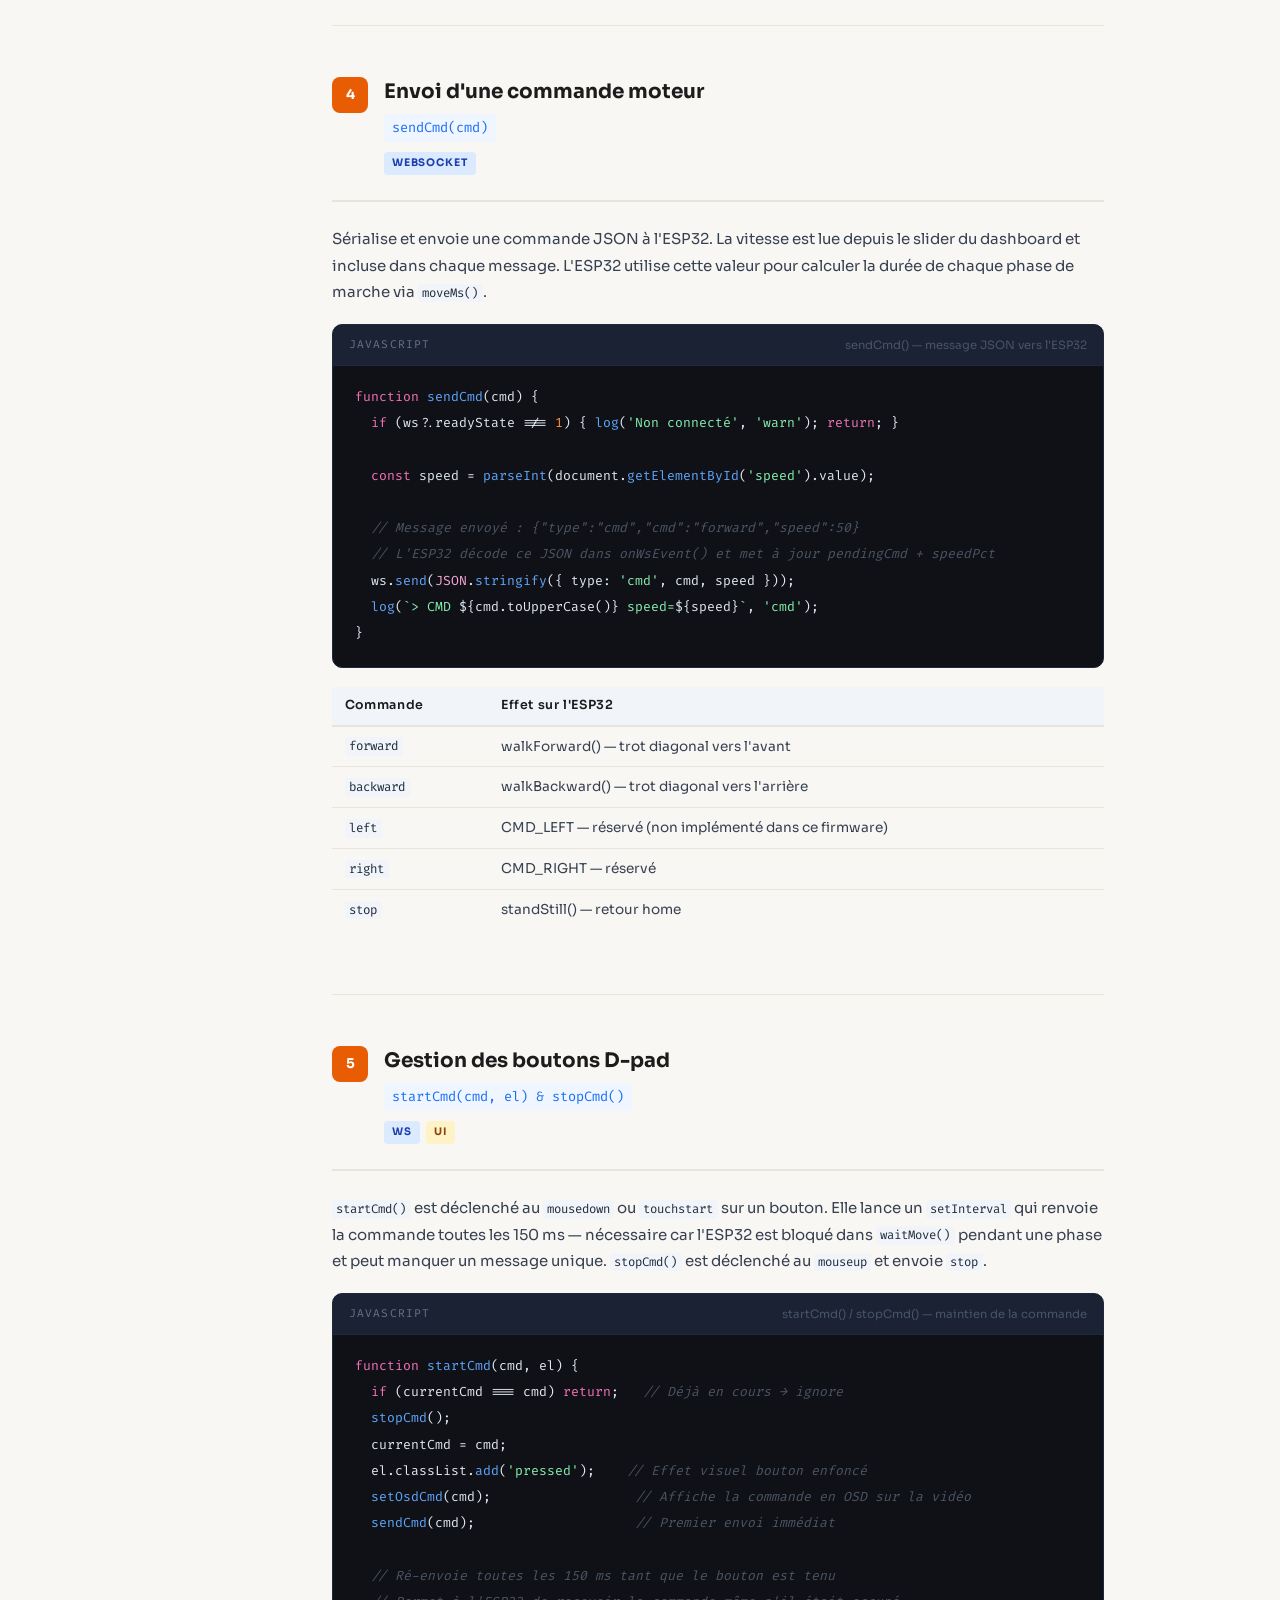
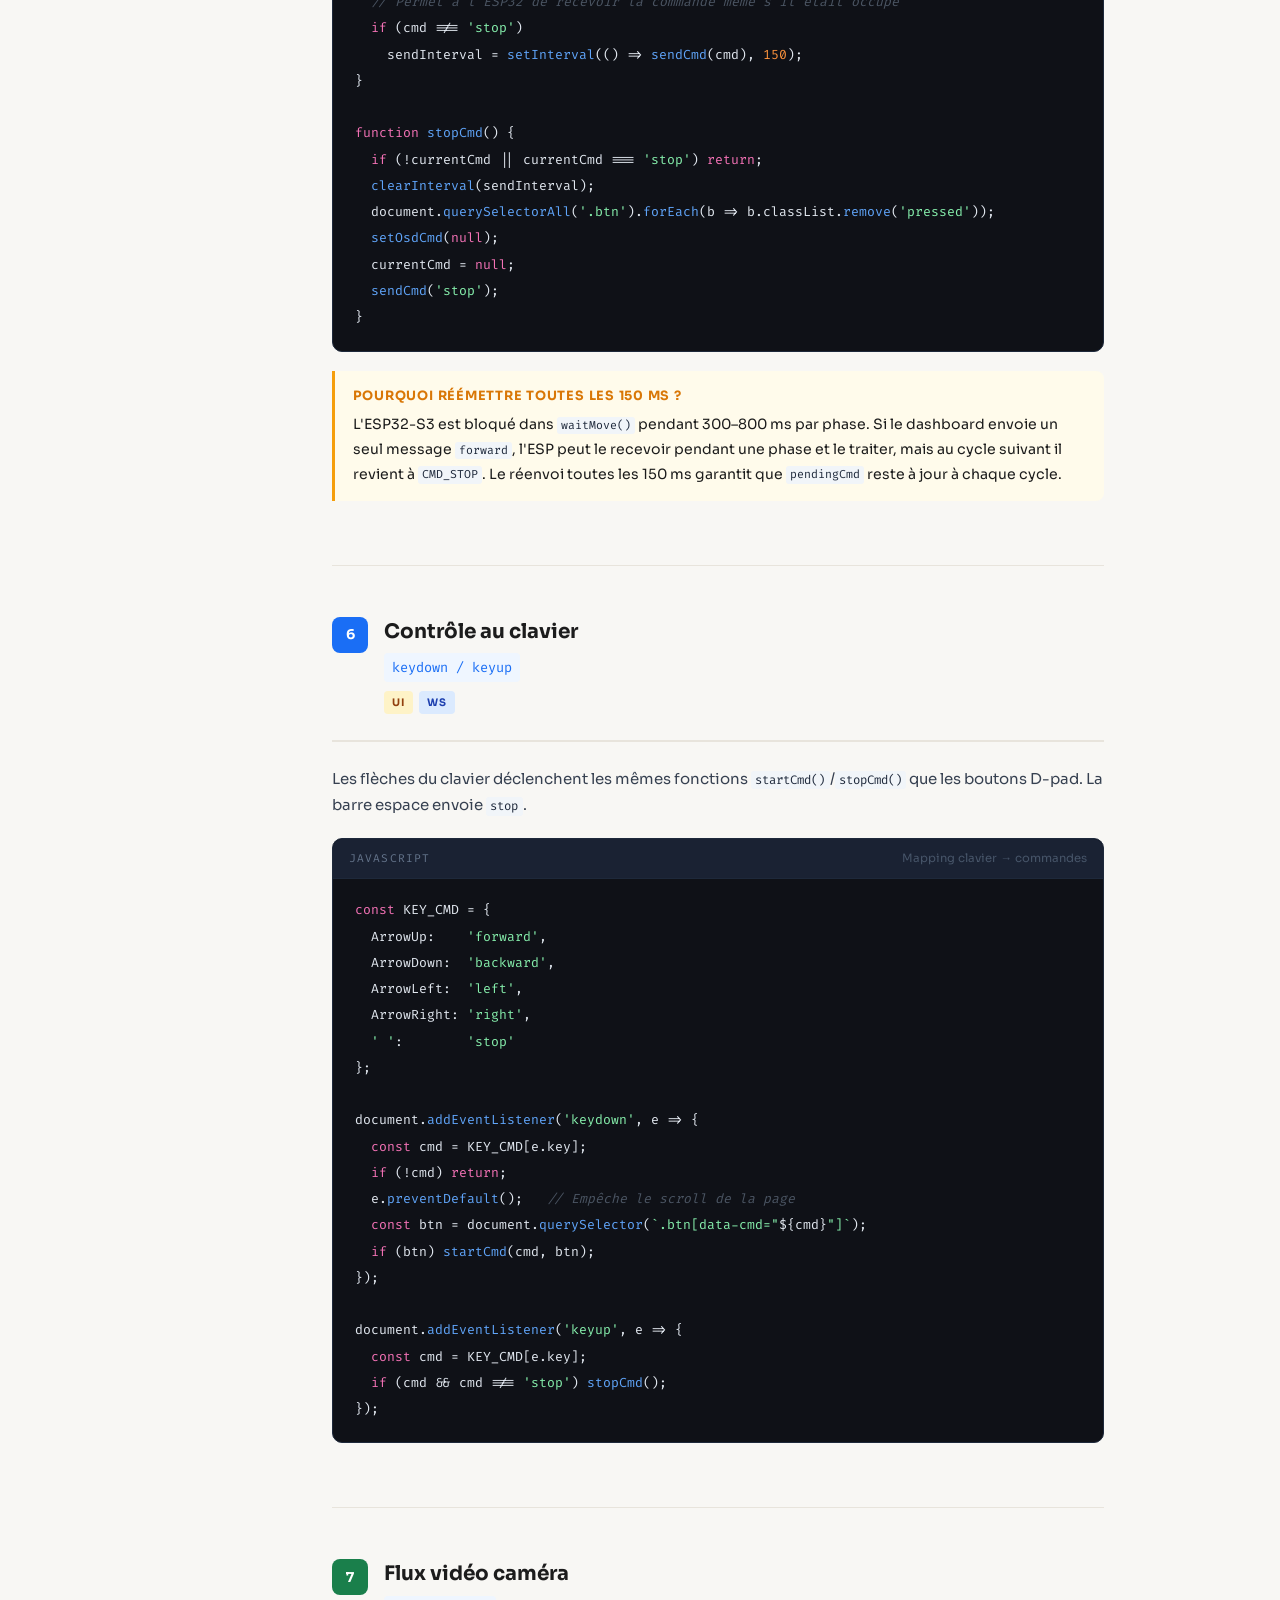
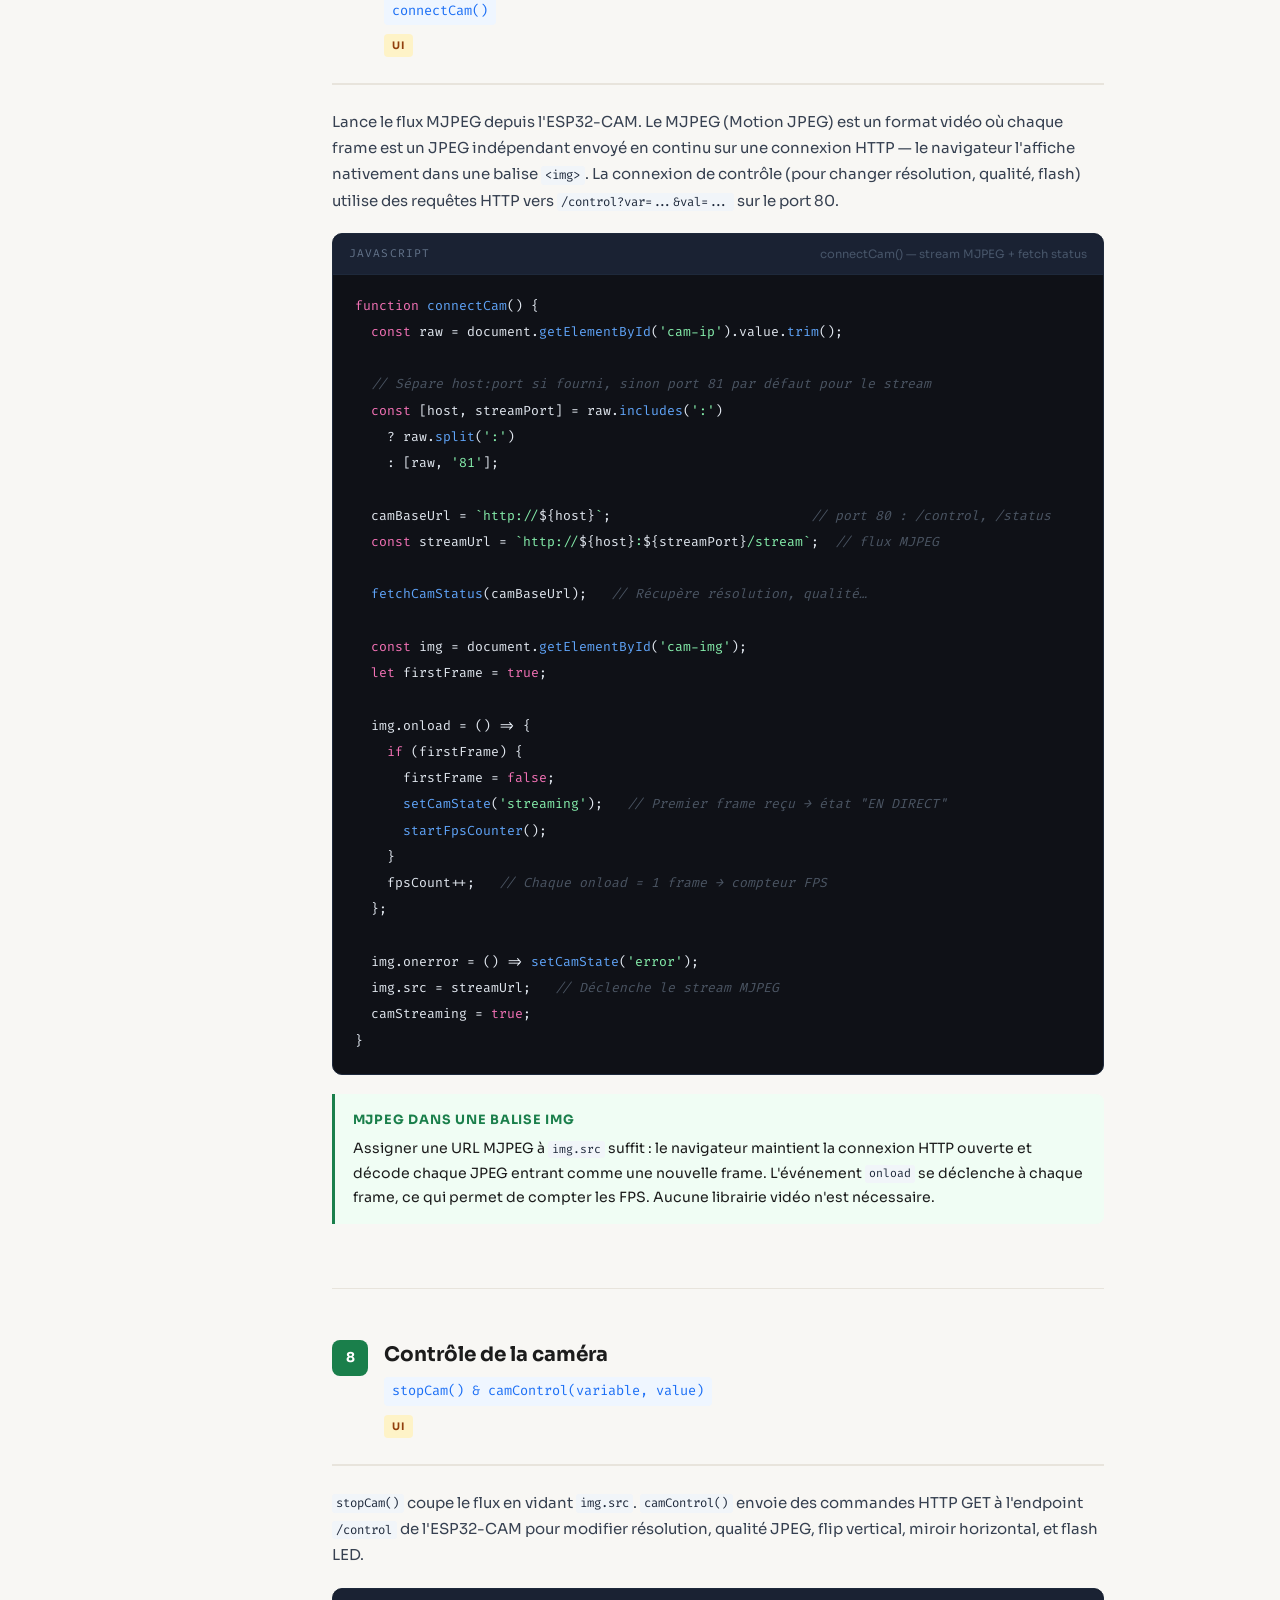
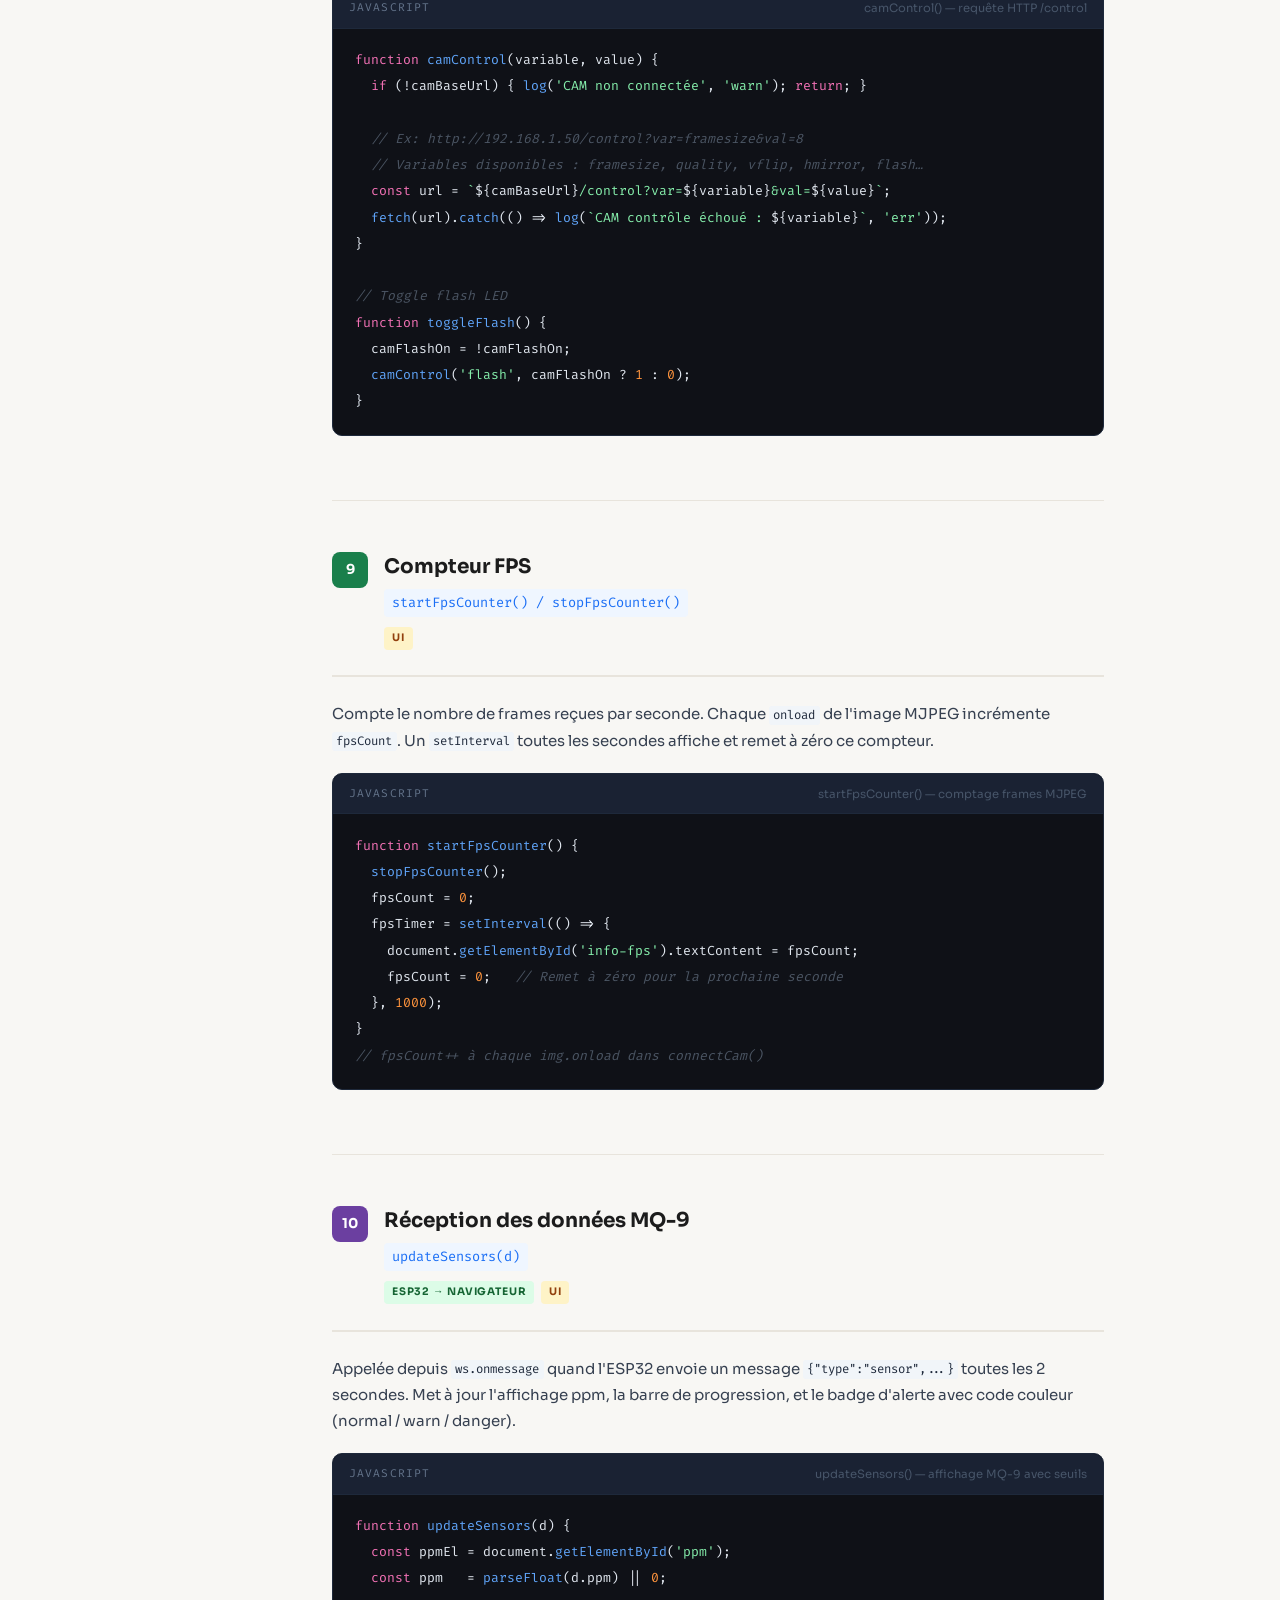
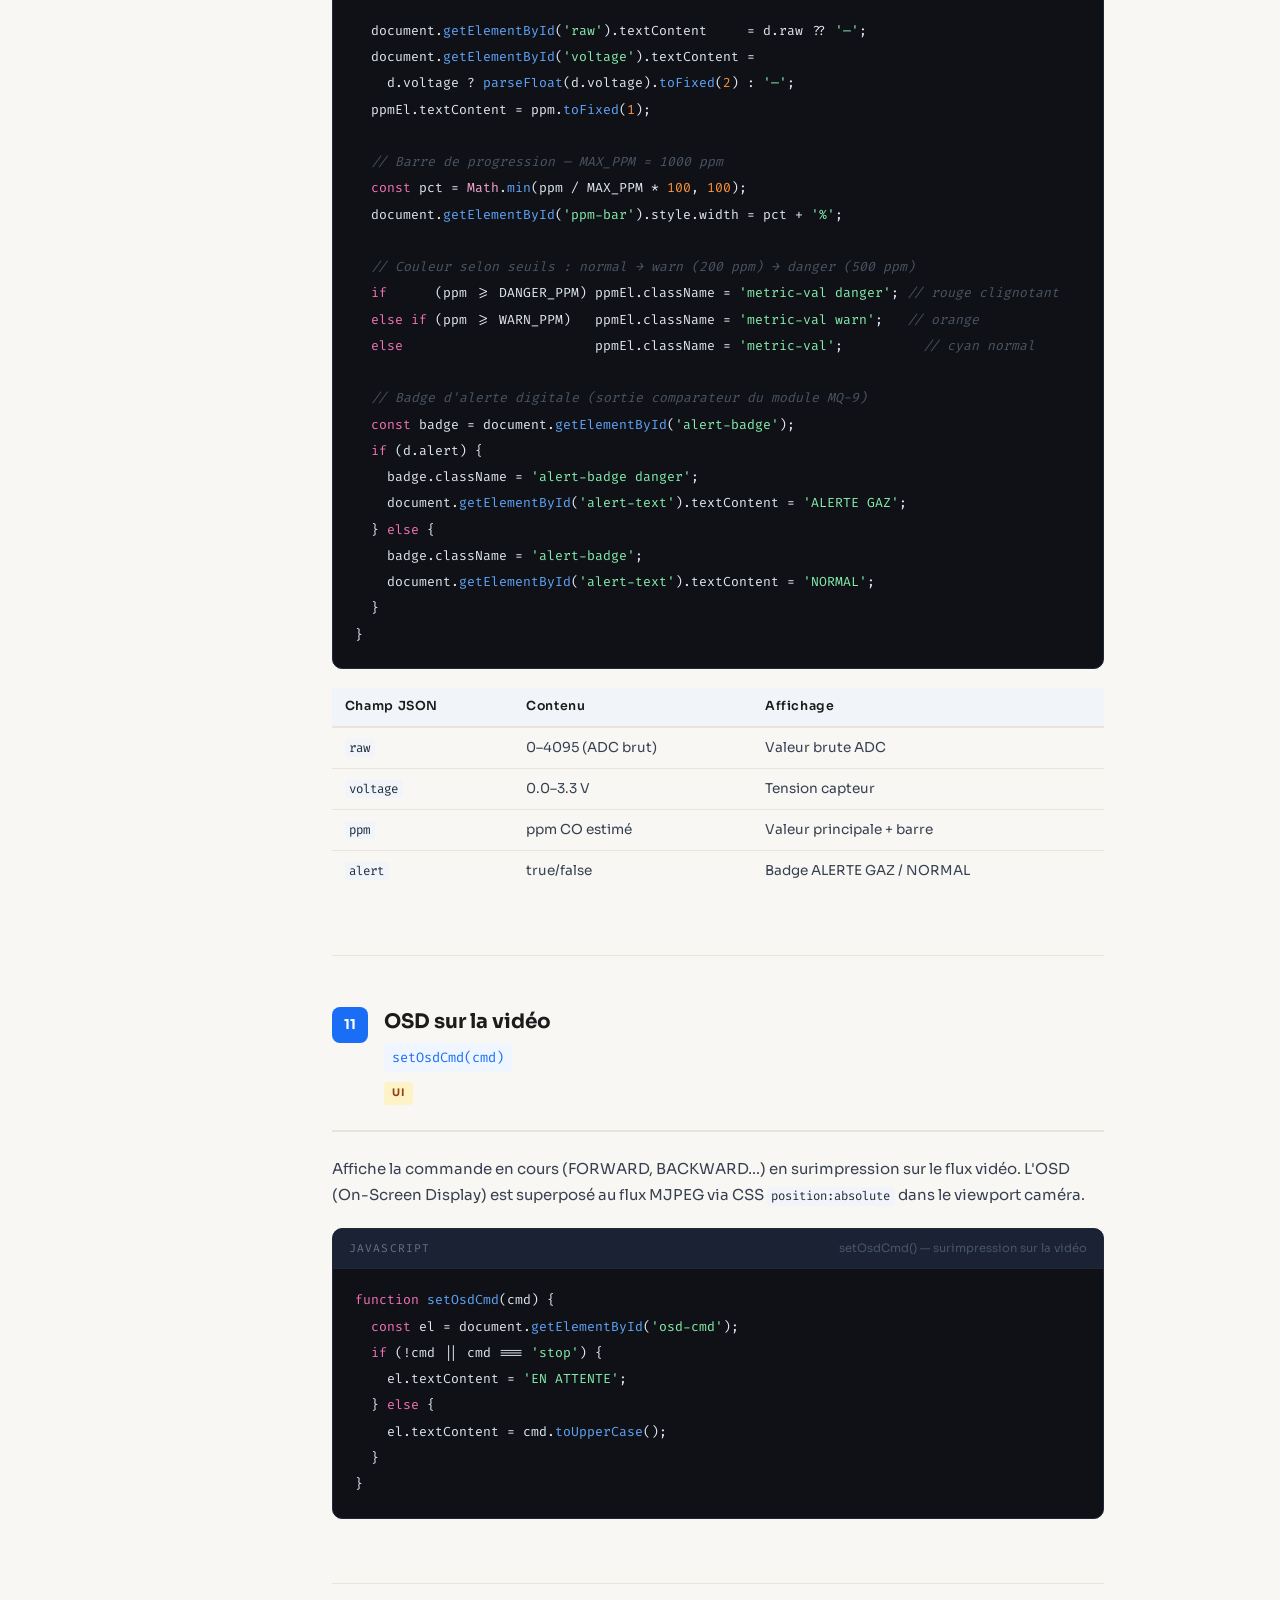
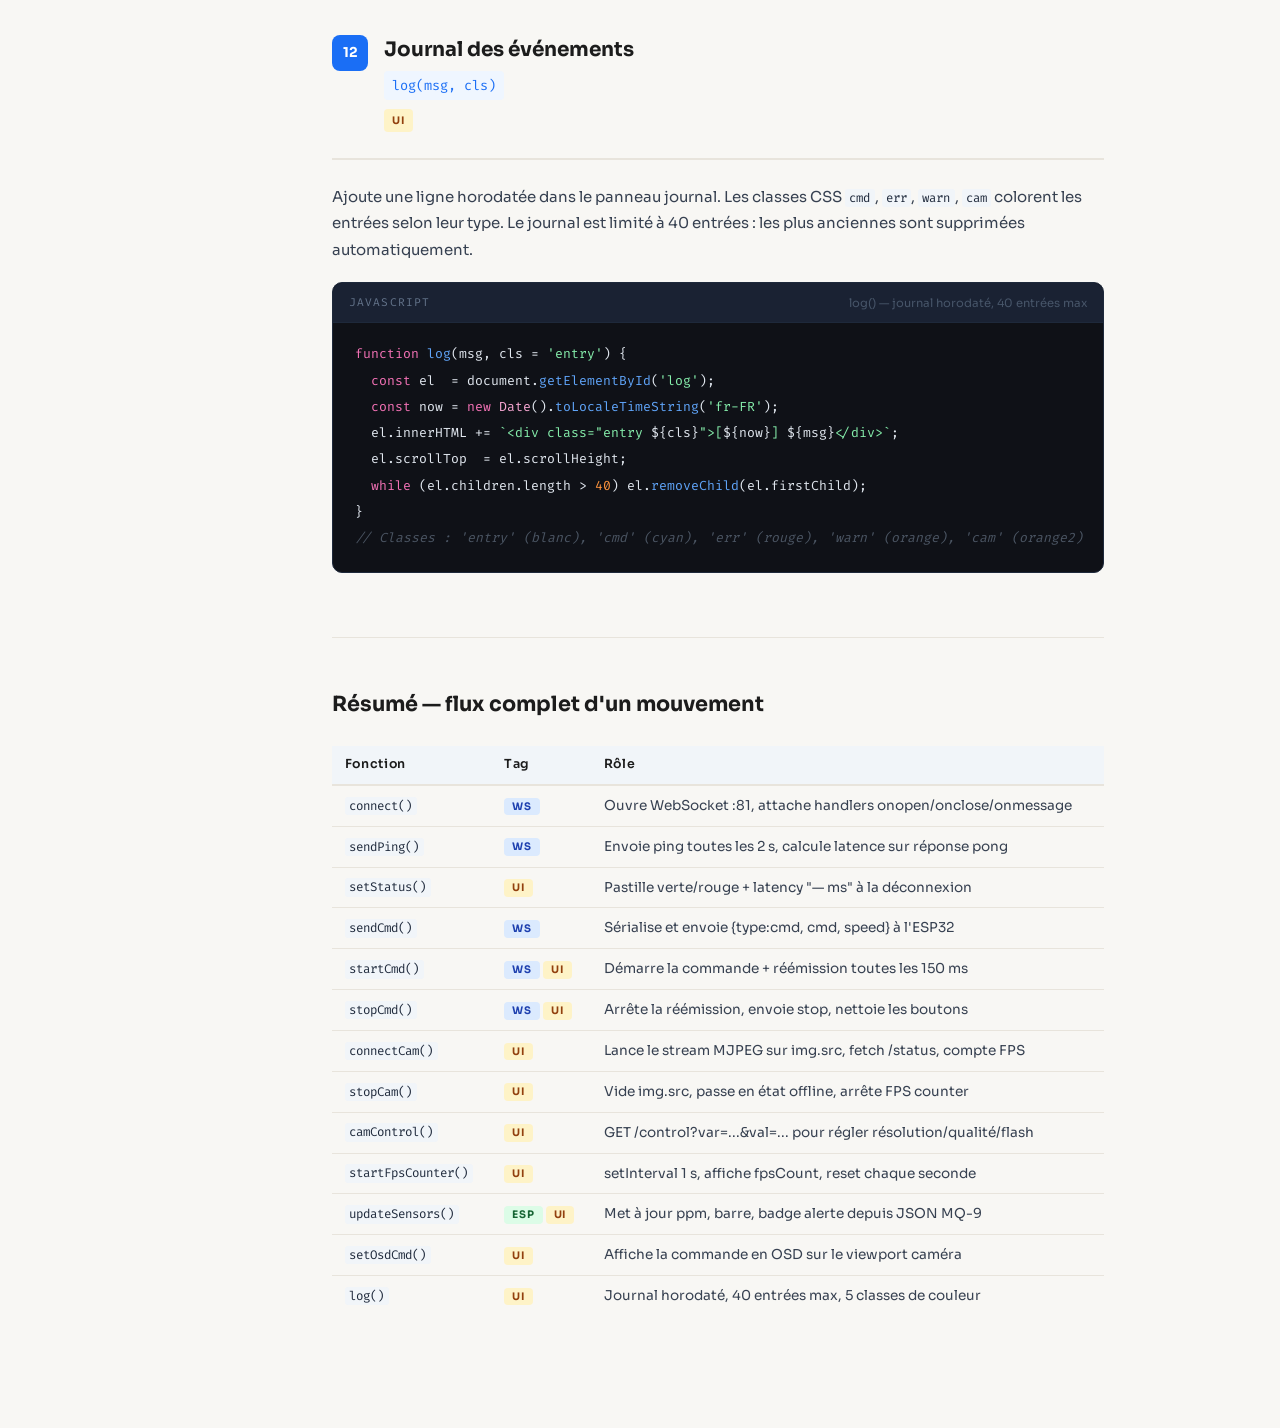
<file: Programme/Documentation/explication_dashboard.html>
<!DOCTYPE html>
<html lang="fr">
<head>
<meta charset="UTF-8">
<meta name="viewport" content="width=device-width,initial-scale=1">
<title>Documentation Dashboard QuadBot</title>
<link href="https://fonts.googleapis.com/css2?family=Fira+Code:wght@300;400;500&family=Sora:wght@300;400;600;700&display=swap" rel="stylesheet">
<style>
  :root {
    --bg:      #f8f7f4;
    --surface: #ffffff;
    --border:  #e8e4dc;
    --accent:  #1a6ef5;
    --accent2: #e85d04;
    --green:   #1a7f4b;
    --purple:  #6b3fa0;
    --text:    #1c1c1c;
    --muted:   #6b7280;
    --code-bg: #0f1117;
    --code-text: #e2e8f0;
    --tag-ws:  #dbeafe;
    --tag-ws-t:#1e40af;
    --tag-esp: #dcfce7;
    --tag-esp-t:#166534;
    --tag-ui:  #fef3c7;
    --tag-ui-t:#92400e;
    --topbar-h: 50px;
  }

  * { box-sizing: border-box; margin: 0; padding: 0; }

  body {
    background: var(--bg);
    color: var(--text);
    font-family: 'Sora', sans-serif;
    font-size: 15px;
    line-height: 1.75;
  }

  .layout { display: flex; min-height: 100vh; }

  .topbar {
    position: sticky;
    top: 0;
    z-index: 1000;
    background: var(--surface);
    border-bottom: 1px solid var(--border);
    padding: .7rem 1.5rem;
    display: flex;
    justify-content: space-between;
    align-items: center;
    height: var(--topbar-h);
  }
  .brand { font-weight: 700; text-decoration: none; color: var(--text); }
  .nav-links a {
    margin-left: 1rem;
    text-decoration: none;
    font-size: .85rem;
    color: var(--muted);
    font-weight: 600;
  }
  .nav-links a:hover { color: var(--accent); }

  nav {
    width: 268px;
    flex-shrink: 0;
    background: var(--surface);
    border-right: 1px solid var(--border);
    padding: 2rem 0;
    position: sticky;
    top: var(--topbar-h);
    height: calc(100vh - var(--topbar-h));
    overflow-y: auto;
  }

  .nav-brand {
    padding: 0 1.5rem 1.5rem;
    border-bottom: 1px solid var(--border);
    margin-bottom: 1rem;
  }
  .nav-brand h2 {
    font-size: .8rem;
    font-weight: 700;
    letter-spacing: .12em;
    text-transform: uppercase;
    color: var(--accent);
  }
  .nav-brand p { font-size: .75rem; color: var(--muted); margin-top: .2rem; }

  .nav-section { padding: .4rem 1.5rem; }
  .nav-section-title {
    font-size: .65rem;
    font-weight: 700;
    letter-spacing: .15em;
    text-transform: uppercase;
    color: var(--muted);
    margin-bottom: .4rem;
    margin-top: 1rem;
  }
  .nav-link {
    display: flex;
    align-items: center;
    gap: .5rem;
    padding: .35rem .6rem;
    border-radius: 6px;
    font-size: .8rem;
    color: var(--text);
    text-decoration: none;
    transition: background .15s;
    margin-bottom: .1rem;
  }
  .nav-link:hover { background: var(--bg); }
  .nav-link .badge {
    font-size: .6rem;
    padding: .1rem .35rem;
    border-radius: 3px;
    font-weight: 600;
    letter-spacing: .05em;
  }
  .ws  { background: var(--tag-ws);  color: var(--tag-ws-t);  }
  .esp { background: var(--tag-esp); color: var(--tag-esp-t); }
  .ui  { background: var(--tag-ui);  color: var(--tag-ui-t);  }

  main { flex: 1; padding: 3rem 4rem; max-width: 900px; }

  .hero {
    border-bottom: 1px solid var(--border);
    padding-bottom: 2.5rem;
    margin-bottom: 3rem;
  }
  .hero h1 { font-size: 2rem; font-weight: 700; line-height: 1.2; margin-bottom: .75rem; }
  .hero h1 span { color: var(--accent); }
  .hero p { color: var(--muted); max-width: 60ch; }

  .flow {
    display: flex;
    align-items: center;
    gap: .5rem;
    flex-wrap: wrap;
    margin: 1.5rem 0;
  }
  .flow-box {
    padding: .4rem .9rem;
    border-radius: 6px;
    font-size: .78rem;
    font-weight: 600;
    border: 1px solid;
  }
  .flow-arrow { color: var(--muted); font-size: 1.1rem; }

  .fn-section { margin-bottom: 4rem; scroll-margin-top: 2rem; }

  .fn-header {
    display: flex;
    align-items: flex-start;
    gap: 1rem;
    margin-bottom: 1.5rem;
    padding-bottom: 1rem;
    border-bottom: 2px solid var(--border);
  }
  .fn-number {
    width: 36px; height: 36px;
    border-radius: 8px;
    background: var(--accent);
    color: #fff;
    font-weight: 700;
    font-size: .85rem;
    display: flex; align-items: center; justify-content: center;
    flex-shrink: 0;
    margin-top: 3px;
  }
  .fn-number.orange { background: var(--accent2); }
  .fn-number.green  { background: var(--green); }
  .fn-number.purple { background: var(--purple); }

  .fn-title { flex: 1; }
  .fn-title h2 { font-size: 1.25rem; font-weight: 700; margin-bottom: .3rem; }
  .fn-title .fn-name {
    font-family: 'Fira Code', monospace;
    font-size: .85rem;
    color: var(--accent);
    background: #eff6ff;
    padding: .15rem .5rem;
    border-radius: 4px;
    display: inline-block;
  }

  .tags { display: flex; gap: .4rem; flex-wrap: wrap; margin: .6rem 0; }
  .tag {
    font-size: .65rem;
    font-weight: 700;
    letter-spacing: .08em;
    text-transform: uppercase;
    padding: .15rem .5rem;
    border-radius: 4px;
  }

  p { margin-bottom: .9rem; color: #374151; }
  p:last-child { margin-bottom: 0; }
  strong { color: var(--text); font-weight: 600; }

  code {
    font-family: 'Fira Code', monospace;
    font-size: .82em;
    background: #f1f5f9;
    padding: .1em .35em;
    border-radius: 3px;
    color: #1e293b;
  }

  .code-block {
    background: var(--code-bg);
    border-radius: 10px;
    overflow: hidden;
    margin: 1.2rem 0;
    border: 1px solid #1e293b;
  }
  .code-header {
    display: flex;
    align-items: center;
    justify-content: space-between;
    padding: .6rem 1rem;
    background: #1a2233;
    border-bottom: 1px solid #1e293b;
  }
  .code-lang { font-family: 'Fira Code', monospace; font-size: .7rem; color: #64748b; letter-spacing: .1em; text-transform: uppercase; }
  .code-desc { font-size: .72rem; color: #475569; }
  pre { padding: 1.2rem 1.4rem; overflow-x: auto; margin: 0; }
  pre code {
    font-family: 'Fira Code', monospace;
    font-size: .82rem;
    background: none; padding: 0;
    color: var(--code-text);
    line-height: 1.7;
    white-space: pre;
  }

  .kw  { color: #f472b6; }
  .fn  { color: #60a5fa; }
  .str { color: #86efac; }
  .num { color: #fb923c; }
  .cmt { color: #4b5563; font-style: italic; }
  .var { color: #e2e8f0; }
  .op  { color: #94a3b8; }
  .typ { color: #f9a8d4; }
  .key { color: #fde68a; }

  .callout {
    border-left: 3px solid;
    padding: .9rem 1.1rem;
    border-radius: 0 8px 8px 0;
    margin: 1.2rem 0;
    font-size: .88rem;
  }
  .callout.info  { border-color: var(--accent); background: #eff6ff; }
  .callout.warn  { border-color: #f59e0b; background: #fffbeb; }
  .callout.tip   { border-color: var(--green);  background: #f0fdf4; }
  .callout-title { font-weight: 700; margin-bottom: .3rem; font-size: .8rem; letter-spacing: .06em; text-transform: uppercase; }
  .callout.info  .callout-title { color: var(--accent); }
  .callout.warn  .callout-title { color: #d97706; }
  .callout.tip   .callout-title { color: var(--green); }

  table { width: 100%; border-collapse: collapse; margin: 1rem 0; font-size: .85rem; }
  th { background: #f1f5f9; padding: .5rem .8rem; text-align: left; font-weight: 600; font-size: .78rem; letter-spacing: .05em; border-bottom: 2px solid var(--border); }
  td { padding: .5rem .8rem; border-bottom: 1px solid var(--border); color: #374151; }
  td code { font-size: .78rem; }
  tr:last-child td { border-bottom: none; }
  tr:hover td { background: #f8fafc; }

  .sep { border: none; border-top: 1px solid var(--border); margin: 3rem 0; }

  @media (max-width: 900px) {
    nav { display: none; }
    main { padding: 2rem 1.5rem; }
  }
</style>
</head>
<body>

<div class="topbar">
  <a href="index.html" class="brand">QuadBot</a>
  <div class="nav-links">
    <a href="explication_dashboard.html">Dashboard</a>
    <a href="explication_esp32.html">ESP32</a>
  </div>
</div>

<div class="layout">

<nav>
  <div class="nav-brand">
    <h2>QuadBot — Dashboard</h2>
    <p>Documentation du code JavaScript</p>
  </div>
  <div class="nav-section">
    <div class="nav-section-title">Connexion</div>
    <a href="#connect" class="nav-link"><span class="badge ws">WS</span> connect()</a>
    <a href="#sendping" class="nav-link"><span class="badge ws">WS</span> sendPing()</a>
    <a href="#setstatus" class="nav-link"><span class="badge ui">UI</span> setStatus()</a>
  </div>
  <div class="nav-section">
    <div class="nav-section-title">Commandes moteur</div>
    <a href="#sendcmd" class="nav-link"><span class="badge ws">WS</span> sendCmd()</a>
    <a href="#startcmd" class="nav-link"><span class="badge ws">WS</span> startCmd() / stopCmd()</a>
    <a href="#keyboard" class="nav-link"><span class="badge ui">UI</span> Clavier</a>
  </div>
  <div class="nav-section">
    <div class="nav-section-title">Caméra ESP32-CAM</div>
    <a href="#connectcam" class="nav-link"><span class="badge ui">UI</span> connectCam()</a>
    <a href="#stopcam" class="nav-link"><span class="badge ui">UI</span> stopCam()</a>
    <a href="#camcontrol" class="nav-link"><span class="badge ws">WS</span> camControl()</a>
    <a href="#fps" class="nav-link"><span class="badge ui">UI</span> FPS counter</a>
  </div>
  <div class="nav-section">
    <div class="nav-section-title">Capteur MQ-9</div>
    <a href="#updatesensors" class="nav-link"><span class="badge esp">ESP</span> updateSensors()</a>
  </div>
  <div class="nav-section">
    <div class="nav-section-title">Interface</div>
    <a href="#osd" class="nav-link"><span class="badge ui">UI</span> setOsdCmd()</a>
    <a href="#log" class="nav-link"><span class="badge ui">UI</span> log()</a>
    <a href="#resume" class="nav-link">Résumé flux</a>
  </div>
</nav>

<main>

  <!-- Hero -->
  <div class="hero">
    <h1>Documentation<br><span>Dashboard QuadBot</span></h1>
    <p>Explication détaillée du code JavaScript — connexion WebSocket au robot, commandes de mouvement, flux vidéo MJPEG de la caméra ESP32-CAM, réception des données MQ-9 et gestion de l'interface.</p>

    <div class="flow">
      <div class="flow-box ws" style="background:#dbeafe;color:#1e40af;border-color:#bfdbfe">Navigateur</div>
      <span class="flow-arrow">⟷</span>
      <div class="flow-box ws" style="background:#dbeafe;color:#1e40af;border-color:#bfdbfe">WebSocket :81</div>
      <span class="flow-arrow">⟷</span>
      <div class="flow-box esp" style="background:#dcfce7;color:#166534;border-color:#bbf7d0">ESP32-S3</div>
      <span class="flow-arrow">→</span>
      <div class="flow-box" style="background:#fef3c7;color:#92400e;border-color:#fde68a">PCA9685</div>
      <span class="flow-arrow">→</span>
      <div class="flow-box" style="background:#f3e8ff;color:#6b21a8;border-color:#e9d5ff">12 servos</div>
    </div>
    <div class="flow" style="margin-top:.5rem">
      <div class="flow-box" style="background:#fff7ed;color:#9a3412;border-color:#fed7aa">Navigateur</div>
      <span class="flow-arrow">⟵</span>
      <div class="flow-box" style="background:#fff7ed;color:#9a3412;border-color:#fed7aa">MJPEG stream</div>
      <span class="flow-arrow">⟵</span>
      <div class="flow-box" style="background:#fff7ed;color:#9a3412;border-color:#fed7aa">ESP32-CAM :81</div>
    </div>

    <div class="tags" style="margin-top:1rem">
      <span class="tag ws">WS = échange WebSocket avec l'ESP32</span>
      <span class="tag esp">ESP = donnée reçue de l'ESP32</span>
      <span class="tag ui">UI = mise à jour visuelle</span>
    </div>
  </div>

  <!-- connect() -->
  <div class="fn-section" id="connect">
    <div class="fn-header">
      <div class="fn-number">1</div>
      <div class="fn-title">
        <h2>Connexion au robot</h2>
        <span class="fn-name">connect()</span>
        <div class="tags"><span class="tag ws">WebSocket</span><span class="tag ui">UI</span></div>
      </div>
    </div>

    <p>Ouvre une connexion WebSocket persistante vers l'ESP32-S3. L'IP est saisie dans le champ texte du dashboard. La connexion reste ouverte en permanence dans les deux sens : l'ESP peut envoyer les données MQ-9 à tout moment sans que le navigateur les ait demandées.</p>

    <div class="code-block">
      <div class="code-header"><span class="code-lang">JavaScript</span><span class="code-desc">connect() — ouverture WebSocket et handlers</span></div>
      <pre><code><span class="kw">function</span> <span class="fn">connect</span>() {
  <span class="kw">const</span> ip = document.<span class="fn">getElementById</span>(<span class="str">'ip-input'</span>).value.<span class="fn">trim</span>();
  <span class="kw">if</span> (ws) ws.<span class="fn">close</span>();   <span class="cmt">// Ferme l'ancienne connexion si elle existe</span>

  <span class="cmt">// Port 81 = WebSocket ESP32 (séparé du port 80 HTTP)
  // Pas de /ws dans le chemin — l'ESP32-S3 écoute directement sur :81</span>
  ws = <span class="kw">new</span> <span class="typ">WebSocket</span>(<span class="str">`ws://<span class="var">${ip}</span>/ws`</span>);

  ws.onopen = () => {
    <span class="fn">setStatus</span>(<span class="kw">true</span>);
    <span class="cmt">// Lance un ping toutes les 2 s pour mesurer la latence</span>
    pingInterval = <span class="fn">setInterval</span>(sendPing, <span class="num">2000</span>);
  };

  ws.onclose = () => {
    <span class="fn">setStatus</span>(<span class="kw">false</span>);
    <span class="fn">clearInterval</span>(pingInterval);
    <span class="fn">clearInterval</span>(sendInterval);   <span class="cmt">// Arrête l'envoi répété des commandes</span>
  };

  ws.onmessage = (e) => {
    <span class="kw">try</span> {
      <span class="kw">const</span> d = <span class="typ">JSON</span>.<span class="fn">parse</span>(e.data);

      <span class="cmt">// Réponse au ping → calcul latence aller-retour</span>
      <span class="kw">if</span> (d.type === <span class="str">'pong'</span>) {
        document.<span class="fn">getElementById</span>(<span class="str">'latency'</span>).textContent =
          (<span class="typ">Date</span>.<span class="fn">now</span>() - pingTime) + <span class="str">' ms'</span>;
        <span class="kw">return</span>;
      }
      <span class="cmt">// Données MQ-9 → mise à jour de l'affichage capteur</span>
      <span class="kw">if</span> (d.type === <span class="str">'sensor'</span>) <span class="fn">updateSensors</span>(d);
    } <span class="kw">catch</span>(_) {}
  };
}</code></pre>
    </div>

    <div class="callout info">
      <div class="callout-title">Deux connexions indépendantes</div>
      Le dashboard v2 gère <strong>deux connexions séparées</strong> : le WebSocket <code>:81</code> vers l'ESP32-S3 pour les commandes et les données MQ-9, et un flux MJPEG HTTP vers l'ESP32-CAM pour la vidéo. Les deux peuvent être connectées ou déconnectées indépendamment.
    </div>
  </div>

  <hr class="sep">

  <!-- sendPing() -->
  <div class="fn-section" id="sendping">
    <div class="fn-header">
      <div class="fn-number">2</div>
      <div class="fn-title">
        <h2>Mesure de latence</h2>
        <span class="fn-name">sendPing()</span>
        <div class="tags"><span class="tag ws">WebSocket</span></div>
      </div>
    </div>

    <p>Envoie un <code>{"type":"ping"}</code> toutes les 2 secondes. L'ESP32 répond immédiatement avec <code>{"type":"pong"}</code>. La différence entre l'horodatage d'envoi et de réception donne la latence aller-retour en millisecondes, affichée dans la barre de statut.</p>

    <div class="code-block">
      <div class="code-header"><span class="code-lang">JavaScript</span><span class="code-desc">sendPing() — mesure aller-retour</span></div>
      <pre><code><span class="kw">function</span> <span class="fn">sendPing</span>() {
  <span class="kw">if</span> (ws?.readyState === <span class="num">1</span>) {   <span class="cmt">// 1 = OPEN</span>
    pingTime = <span class="typ">Date</span>.<span class="fn">now</span>();
    ws.<span class="fn">send</span>(<span class="typ">JSON</span>.<span class="fn">stringify</span>({ type: <span class="str">'ping'</span> }));
  }
}
<span class="cmt">// La réponse est traitée dans ws.onmessage :
// if (d.type === 'pong') → latency = Date.now() - pingTime</span></code></pre>
    </div>
  </div>

  <hr class="sep">

  <!-- setStatus() -->
  <div class="fn-section" id="setstatus">
    <div class="fn-header">
      <div class="fn-number">3</div>
      <div class="fn-title">
        <h2>Indicateur de connexion</h2>
        <span class="fn-name">setStatus(ok)</span>
        <div class="tags"><span class="tag ui">UI</span></div>
      </div>
    </div>

    <p>Met à jour la pastille de statut dans le header : vert pulsant si connecté, rouge si déconnecté. Remet aussi la latence à "— ms" à la déconnexion.</p>

    <div class="code-block">
      <div class="code-header"><span class="code-lang">JavaScript</span><span class="code-desc">setStatus() — pastille verte/rouge</span></div>
      <pre><code><span class="kw">function</span> <span class="fn">setStatus</span>(ok) {
  document.<span class="fn">getElementById</span>(<span class="str">'dot'</span>).className         = <span class="str">'dot'</span> + (ok ? <span class="str">' connected'</span> : <span class="str">''</span>);
  document.<span class="fn">getElementById</span>(<span class="str">'ws-status'</span>).textContent = ok ? <span class="str">'CONNECTÉ'</span> : <span class="str">'DÉCONNECTÉ'</span>;
  document.<span class="fn">getElementById</span>(<span class="str">'ws-status'</span>).className   = ok ? <span class="str">'connected'</span> : <span class="str">''</span>;
  <span class="kw">if</span> (!ok) document.<span class="fn">getElementById</span>(<span class="str">'latency'</span>).textContent = <span class="str">'— ms'</span>;
}</code></pre>
    </div>
  </div>

  <hr class="sep">

  <!-- sendCmd() -->
  <div class="fn-section" id="sendcmd">
    <div class="fn-header">
      <div class="fn-number orange">4</div>
      <div class="fn-title">
        <h2>Envoi d'une commande moteur</h2>
        <span class="fn-name">sendCmd(cmd)</span>
        <div class="tags"><span class="tag ws">WebSocket</span></div>
      </div>
    </div>

    <p>Sérialise et envoie une commande JSON à l'ESP32. La vitesse est lue depuis le slider du dashboard et incluse dans chaque message. L'ESP32 utilise cette valeur pour calculer la durée de chaque phase de marche via <code>moveMs()</code>.</p>

    <div class="code-block">
      <div class="code-header"><span class="code-lang">JavaScript</span><span class="code-desc">sendCmd() — message JSON vers l'ESP32</span></div>
      <pre><code><span class="kw">function</span> <span class="fn">sendCmd</span>(cmd) {
  <span class="kw">if</span> (ws?.readyState !== <span class="num">1</span>) { <span class="fn">log</span>(<span class="str">'Non connecté'</span>, <span class="str">'warn'</span>); <span class="kw">return</span>; }

  <span class="kw">const</span> speed = <span class="fn">parseInt</span>(document.<span class="fn">getElementById</span>(<span class="str">'speed'</span>).value);

  <span class="cmt">// Message envoyé : {"type":"cmd","cmd":"forward","speed":50}
  // L'ESP32 décode ce JSON dans onWsEvent() et met à jour pendingCmd + speedPct</span>
  ws.<span class="fn">send</span>(<span class="typ">JSON</span>.<span class="fn">stringify</span>({ type: <span class="str">'cmd'</span>, cmd, speed }));
  <span class="fn">log</span>(<span class="str">`> CMD <span class="var">${cmd.toUpperCase()}</span> speed=<span class="var">${speed}</span>`</span>, <span class="str">'cmd'</span>);
}</code></pre>
    </div>

    <table>
      <thead><tr><th>Commande</th><th>Effet sur l'ESP32</th></tr></thead>
      <tbody>
        <tr><td><code>forward</code></td><td>walkForward() — trot diagonal vers l'avant</td></tr>
        <tr><td><code>backward</code></td><td>walkBackward() — trot diagonal vers l'arrière</td></tr>
        <tr><td><code>left</code></td><td>CMD_LEFT — réservé (non implémenté dans ce firmware)</td></tr>
        <tr><td><code>right</code></td><td>CMD_RIGHT — réservé</td></tr>
        <tr><td><code>stop</code></td><td>standStill() — retour home</td></tr>
      </tbody>
    </table>
  </div>

  <hr class="sep">

  <!-- startCmd / stopCmd -->
  <div class="fn-section" id="startcmd">
    <div class="fn-header">
      <div class="fn-number orange">5</div>
      <div class="fn-title">
        <h2>Gestion des boutons D-pad</h2>
        <span class="fn-name">startCmd(cmd, el) &amp; stopCmd()</span>
        <div class="tags"><span class="tag ws">WS</span><span class="tag ui">UI</span></div>
      </div>
    </div>

    <p><code>startCmd()</code> est déclenché au <code>mousedown</code> ou <code>touchstart</code> sur un bouton. Elle lance un <code>setInterval</code> qui renvoie la commande toutes les 150 ms — nécessaire car l'ESP32 est bloqué dans <code>waitMove()</code> pendant une phase et peut manquer un message unique. <code>stopCmd()</code> est déclenché au <code>mouseup</code> et envoie <code>stop</code>.</p>

    <div class="code-block">
      <div class="code-header"><span class="code-lang">JavaScript</span><span class="code-desc">startCmd() / stopCmd() — maintien de la commande</span></div>
      <pre><code><span class="kw">function</span> <span class="fn">startCmd</span>(cmd, el) {
  <span class="kw">if</span> (currentCmd === cmd) <span class="kw">return</span>;   <span class="cmt">// Déjà en cours → ignore</span>
  <span class="fn">stopCmd</span>();
  currentCmd = cmd;
  el.classList.<span class="fn">add</span>(<span class="str">'pressed'</span>);    <span class="cmt">// Effet visuel bouton enfoncé</span>
  <span class="fn">setOsdCmd</span>(cmd);                  <span class="cmt">// Affiche la commande en OSD sur la vidéo</span>
  <span class="fn">sendCmd</span>(cmd);                    <span class="cmt">// Premier envoi immédiat</span>

  <span class="cmt">// Ré-envoie toutes les 150 ms tant que le bouton est tenu
  // Permet à l'ESP32 de recevoir la commande même s'il était occupé</span>
  <span class="kw">if</span> (cmd !== <span class="str">'stop'</span>)
    sendInterval = <span class="fn">setInterval</span>(() => <span class="fn">sendCmd</span>(cmd), <span class="num">150</span>);
}

<span class="kw">function</span> <span class="fn">stopCmd</span>() {
  <span class="kw">if</span> (!currentCmd || currentCmd === <span class="str">'stop'</span>) <span class="kw">return</span>;
  <span class="fn">clearInterval</span>(sendInterval);
  document.<span class="fn">querySelectorAll</span>(<span class="str">'.btn'</span>).<span class="fn">forEach</span>(b => b.classList.<span class="fn">remove</span>(<span class="str">'pressed'</span>));
  <span class="fn">setOsdCmd</span>(<span class="kw">null</span>);
  currentCmd = <span class="kw">null</span>;
  <span class="fn">sendCmd</span>(<span class="str">'stop'</span>);
}</code></pre>
    </div>

    <div class="callout warn">
      <div class="callout-title">Pourquoi réémettre toutes les 150 ms ?</div>
      L'ESP32-S3 est bloqué dans <code>waitMove()</code> pendant 300–800 ms par phase. Si le dashboard envoie un seul message <code>forward</code>, l'ESP peut le recevoir pendant une phase et le traiter, mais au cycle suivant il revient à <code>CMD_STOP</code>. Le réenvoi toutes les 150 ms garantit que <code>pendingCmd</code> reste à jour à chaque cycle.
    </div>
  </div>

  <hr class="sep">

  <!-- keyboard -->
  <div class="fn-section" id="keyboard">
    <div class="fn-header">
      <div class="fn-number">6</div>
      <div class="fn-title">
        <h2>Contrôle au clavier</h2>
        <span class="fn-name">keydown / keyup</span>
        <div class="tags"><span class="tag ui">UI</span><span class="tag ws">WS</span></div>
      </div>
    </div>

    <p>Les flèches du clavier déclenchent les mêmes fonctions <code>startCmd()</code>/<code>stopCmd()</code> que les boutons D-pad. La barre espace envoie <code>stop</code>.</p>

    <div class="code-block">
      <div class="code-header"><span class="code-lang">JavaScript</span><span class="code-desc">Mapping clavier → commandes</span></div>
      <pre><code><span class="kw">const</span> KEY_CMD = {
  ArrowUp:    <span class="str">'forward'</span>,
  ArrowDown:  <span class="str">'backward'</span>,
  ArrowLeft:  <span class="str">'left'</span>,
  ArrowRight: <span class="str">'right'</span>,
  <span class="str">' '</span>:        <span class="str">'stop'</span>
};

document.<span class="fn">addEventListener</span>(<span class="str">'keydown'</span>, e => {
  <span class="kw">const</span> cmd = KEY_CMD[e.key];
  <span class="kw">if</span> (!cmd) <span class="kw">return</span>;
  e.<span class="fn">preventDefault</span>();   <span class="cmt">// Empêche le scroll de la page</span>
  <span class="kw">const</span> btn = document.<span class="fn">querySelector</span>(<span class="str">`.btn[data-cmd="<span class="var">${cmd}</span>"]`</span>);
  <span class="kw">if</span> (btn) <span class="fn">startCmd</span>(cmd, btn);
});

document.<span class="fn">addEventListener</span>(<span class="str">'keyup'</span>, e => {
  <span class="kw">const</span> cmd = KEY_CMD[e.key];
  <span class="kw">if</span> (cmd && cmd !== <span class="str">'stop'</span>) <span class="fn">stopCmd</span>();
});</code></pre>
    </div>
  </div>

  <hr class="sep">

  <!-- connectCam() -->
  <div class="fn-section" id="connectcam">
    <div class="fn-header">
      <div class="fn-number green">7</div>
      <div class="fn-title">
        <h2>Flux vidéo caméra</h2>
        <span class="fn-name">connectCam()</span>
        <div class="tags"><span class="tag ui">UI</span></div>
      </div>
    </div>

    <p>Lance le flux MJPEG depuis l'ESP32-CAM. Le MJPEG (Motion JPEG) est un format vidéo où chaque frame est un JPEG indépendant envoyé en continu sur une connexion HTTP — le navigateur l'affiche nativement dans une balise <code>&lt;img&gt;</code>. La connexion de contrôle (pour changer résolution, qualité, flash) utilise des requêtes HTTP vers <code>/control?var=...&amp;val=...</code> sur le port 80.</p>

    <div class="code-block">
      <div class="code-header"><span class="code-lang">JavaScript</span><span class="code-desc">connectCam() — stream MJPEG + fetch status</span></div>
      <pre><code><span class="kw">function</span> <span class="fn">connectCam</span>() {
  <span class="kw">const</span> raw = document.<span class="fn">getElementById</span>(<span class="str">'cam-ip'</span>).value.<span class="fn">trim</span>();

  <span class="cmt">// Sépare host:port si fourni, sinon port 81 par défaut pour le stream</span>
  <span class="kw">const</span> [host, streamPort] = raw.<span class="fn">includes</span>(<span class="str">':'</span>)
    ? raw.<span class="fn">split</span>(<span class="str">':'</span>)
    : [raw, <span class="str">'81'</span>];

  camBaseUrl = <span class="str">`http://<span class="var">${host}</span>`</span>;                         <span class="cmt">// port 80 : /control, /status</span>
  <span class="kw">const</span> streamUrl = <span class="str">`http://<span class="var">${host}</span>:<span class="var">${streamPort}</span>/stream`</span>;  <span class="cmt">// flux MJPEG</span>

  <span class="fn">fetchCamStatus</span>(camBaseUrl);   <span class="cmt">// Récupère résolution, qualité…</span>

  <span class="kw">const</span> img = document.<span class="fn">getElementById</span>(<span class="str">'cam-img'</span>);
  <span class="kw">let</span> firstFrame = <span class="kw">true</span>;

  img.onload = () => {
    <span class="kw">if</span> (firstFrame) {
      firstFrame = <span class="kw">false</span>;
      <span class="fn">setCamState</span>(<span class="str">'streaming'</span>);   <span class="cmt">// Premier frame reçu → état "EN DIRECT"</span>
      <span class="fn">startFpsCounter</span>();
    }
    fpsCount++;   <span class="cmt">// Chaque onload = 1 frame → compteur FPS</span>
  };

  img.onerror = () => <span class="fn">setCamState</span>(<span class="str">'error'</span>);
  img.src = streamUrl;   <span class="cmt">// Déclenche le stream MJPEG</span>
  camStreaming = <span class="kw">true</span>;
}</code></pre>
    </div>

    <div class="callout tip">
      <div class="callout-title">MJPEG dans une balise img</div>
      Assigner une URL MJPEG à <code>img.src</code> suffit : le navigateur maintient la connexion HTTP ouverte et décode chaque JPEG entrant comme une nouvelle frame. L'événement <code>onload</code> se déclenche à chaque frame, ce qui permet de compter les FPS. Aucune librairie vidéo n'est nécessaire.
    </div>
  </div>

  <hr class="sep">

  <!-- stopCam + camControl -->
  <div class="fn-section" id="stopcam">
    <div class="fn-header">
      <div class="fn-number green">8</div>
      <div class="fn-title">
        <h2>Contrôle de la caméra</h2>
        <span class="fn-name">stopCam() &amp; camControl(variable, value)</span>
        <div class="tags"><span class="tag ui">UI</span></div>
      </div>
    </div>

    <p><code>stopCam()</code> coupe le flux en vidant <code>img.src</code>. <code>camControl()</code> envoie des commandes HTTP GET à l'endpoint <code>/control</code> de l'ESP32-CAM pour modifier résolution, qualité JPEG, flip vertical, miroir horizontal, et flash LED.</p>

    <div class="code-block">
      <div class="code-header"><span class="code-lang">JavaScript</span><span class="code-desc">camControl() — requête HTTP /control</span></div>
      <pre><code><span class="kw">function</span> <span class="fn">camControl</span>(variable, value) {
  <span class="kw">if</span> (!camBaseUrl) { <span class="fn">log</span>(<span class="str">'CAM non connectée'</span>, <span class="str">'warn'</span>); <span class="kw">return</span>; }

  <span class="cmt">// Ex: http://192.168.1.50/control?var=framesize&val=8
  // Variables disponibles : framesize, quality, vflip, hmirror, flash…</span>
  <span class="kw">const</span> url = <span class="str">`<span class="var">${camBaseUrl}</span>/control?var=<span class="var">${variable}</span>&val=<span class="var">${value}</span>`</span>;
  <span class="fn">fetch</span>(url).<span class="fn">catch</span>(() => <span class="fn">log</span>(<span class="str">`CAM contrôle échoué : <span class="var">${variable}</span>`</span>, <span class="str">'err'</span>));
}

<span class="cmt">// Toggle flash LED</span>
<span class="kw">function</span> <span class="fn">toggleFlash</span>() {
  camFlashOn = !camFlashOn;
  <span class="fn">camControl</span>(<span class="str">'flash'</span>, camFlashOn ? <span class="num">1</span> : <span class="num">0</span>);
}</code></pre>
    </div>
  </div>

  <hr class="sep">

  <!-- FPS counter -->
  <div class="fn-section" id="fps">
    <div class="fn-header">
      <div class="fn-number green">9</div>
      <div class="fn-title">
        <h2>Compteur FPS</h2>
        <span class="fn-name">startFpsCounter() / stopFpsCounter()</span>
        <div class="tags"><span class="tag ui">UI</span></div>
      </div>
    </div>

    <p>Compte le nombre de frames reçues par seconde. Chaque <code>onload</code> de l'image MJPEG incrémente <code>fpsCount</code>. Un <code>setInterval</code> toutes les secondes affiche et remet à zéro ce compteur.</p>

    <div class="code-block">
      <div class="code-header"><span class="code-lang">JavaScript</span><span class="code-desc">startFpsCounter() — comptage frames MJPEG</span></div>
      <pre><code><span class="kw">function</span> <span class="fn">startFpsCounter</span>() {
  <span class="fn">stopFpsCounter</span>();
  fpsCount = <span class="num">0</span>;
  fpsTimer = <span class="fn">setInterval</span>(() => {
    document.<span class="fn">getElementById</span>(<span class="str">'info-fps'</span>).textContent = fpsCount;
    fpsCount = <span class="num">0</span>;   <span class="cmt">// Remet à zéro pour la prochaine seconde</span>
  }, <span class="num">1000</span>);
}
<span class="cmt">// fpsCount++ à chaque img.onload dans connectCam()</span></code></pre>
    </div>
  </div>

  <hr class="sep">

  <!-- updateSensors() -->
  <div class="fn-section" id="updatesensors">
    <div class="fn-header">
      <div class="fn-number purple">10</div>
      <div class="fn-title">
        <h2>Réception des données MQ-9</h2>
        <span class="fn-name">updateSensors(d)</span>
        <div class="tags"><span class="tag esp">ESP32 → navigateur</span><span class="tag ui">UI</span></div>
      </div>
    </div>

    <p>Appelée depuis <code>ws.onmessage</code> quand l'ESP32 envoie un message <code>{"type":"sensor",...}</code> toutes les 2 secondes. Met à jour l'affichage ppm, la barre de progression, et le badge d'alerte avec code couleur (normal / warn / danger).</p>

    <div class="code-block">
      <div class="code-header"><span class="code-lang">JavaScript</span><span class="code-desc">updateSensors() — affichage MQ-9 avec seuils</span></div>
      <pre><code><span class="kw">function</span> <span class="fn">updateSensors</span>(d) {
  <span class="kw">const</span> ppmEl = document.<span class="fn">getElementById</span>(<span class="str">'ppm'</span>);
  <span class="kw">const</span> ppm   = <span class="fn">parseFloat</span>(d.ppm) || <span class="num">0</span>;

  document.<span class="fn">getElementById</span>(<span class="str">'raw'</span>).textContent     = d.raw ?? <span class="str">'—'</span>;
  document.<span class="fn">getElementById</span>(<span class="str">'voltage'</span>).textContent =
    d.voltage ? <span class="fn">parseFloat</span>(d.voltage).<span class="fn">toFixed</span>(<span class="num">2</span>) : <span class="str">'—'</span>;
  ppmEl.textContent = ppm.<span class="fn">toFixed</span>(<span class="num">1</span>);

  <span class="cmt">// Barre de progression — MAX_PPM = 1000 ppm</span>
  <span class="kw">const</span> pct = <span class="typ">Math</span>.<span class="fn">min</span>(ppm / MAX_PPM * <span class="num">100</span>, <span class="num">100</span>);
  document.<span class="fn">getElementById</span>(<span class="str">'ppm-bar'</span>).style.width = pct + <span class="str">'%'</span>;

  <span class="cmt">// Couleur selon seuils : normal → warn (200 ppm) → danger (500 ppm)</span>
  <span class="kw">if</span>      (ppm >= DANGER_PPM) ppmEl.className = <span class="str">'metric-val danger'</span>; <span class="cmt">// rouge clignotant</span>
  <span class="kw">else if</span> (ppm >= WARN_PPM)   ppmEl.className = <span class="str">'metric-val warn'</span>;   <span class="cmt">// orange</span>
  <span class="kw">else</span>                        ppmEl.className = <span class="str">'metric-val'</span>;          <span class="cmt">// cyan normal</span>

  <span class="cmt">// Badge d'alerte digitale (sortie comparateur du module MQ-9)</span>
  <span class="kw">const</span> badge = document.<span class="fn">getElementById</span>(<span class="str">'alert-badge'</span>);
  <span class="kw">if</span> (d.alert) {
    badge.className = <span class="str">'alert-badge danger'</span>;
    document.<span class="fn">getElementById</span>(<span class="str">'alert-text'</span>).textContent = <span class="str">'ALERTE GAZ'</span>;
  } <span class="kw">else</span> {
    badge.className = <span class="str">'alert-badge'</span>;
    document.<span class="fn">getElementById</span>(<span class="str">'alert-text'</span>).textContent = <span class="str">'NORMAL'</span>;
  }
}</code></pre>
    </div>

    <table>
      <thead><tr><th>Champ JSON</th><th>Contenu</th><th>Affichage</th></tr></thead>
      <tbody>
        <tr><td><code>raw</code></td><td>0–4095 (ADC brut)</td><td>Valeur brute ADC</td></tr>
        <tr><td><code>voltage</code></td><td>0.0–3.3 V</td><td>Tension capteur</td></tr>
        <tr><td><code>ppm</code></td><td>ppm CO estimé</td><td>Valeur principale + barre</td></tr>
        <tr><td><code>alert</code></td><td>true/false</td><td>Badge ALERTE GAZ / NORMAL</td></tr>
      </tbody>
    </table>
  </div>

  <hr class="sep">

  <!-- setOsdCmd -->
  <div class="fn-section" id="osd">
    <div class="fn-header">
      <div class="fn-number">11</div>
      <div class="fn-title">
        <h2>OSD sur la vidéo</h2>
        <span class="fn-name">setOsdCmd(cmd)</span>
        <div class="tags"><span class="tag ui">UI</span></div>
      </div>
    </div>

    <p>Affiche la commande en cours (FORWARD, BACKWARD…) en surimpression sur le flux vidéo. L'OSD (On-Screen Display) est superposé au flux MJPEG via CSS <code>position:absolute</code> dans le viewport caméra.</p>

    <div class="code-block">
      <div class="code-header"><span class="code-lang">JavaScript</span><span class="code-desc">setOsdCmd() — surimpression sur la vidéo</span></div>
      <pre><code><span class="kw">function</span> <span class="fn">setOsdCmd</span>(cmd) {
  <span class="kw">const</span> el = document.<span class="fn">getElementById</span>(<span class="str">'osd-cmd'</span>);
  <span class="kw">if</span> (!cmd || cmd === <span class="str">'stop'</span>) {
    el.textContent = <span class="str">'EN ATTENTE'</span>;
  } <span class="kw">else</span> {
    el.textContent = cmd.<span class="fn">toUpperCase</span>();
  }
}</code></pre>
    </div>
  </div>

  <hr class="sep">

  <!-- log() -->
  <div class="fn-section" id="log">
    <div class="fn-header">
      <div class="fn-number">12</div>
      <div class="fn-title">
        <h2>Journal des événements</h2>
        <span class="fn-name">log(msg, cls)</span>
        <div class="tags"><span class="tag ui">UI</span></div>
      </div>
    </div>

    <p>Ajoute une ligne horodatée dans le panneau journal. Les classes CSS <code>cmd</code>, <code>err</code>, <code>warn</code>, <code>cam</code> colorent les entrées selon leur type. Le journal est limité à 40 entrées : les plus anciennes sont supprimées automatiquement.</p>

    <div class="code-block">
      <div class="code-header"><span class="code-lang">JavaScript</span><span class="code-desc">log() — journal horodaté, 40 entrées max</span></div>
      <pre><code><span class="kw">function</span> <span class="fn">log</span>(msg, cls = <span class="str">'entry'</span>) {
  <span class="kw">const</span> el  = document.<span class="fn">getElementById</span>(<span class="str">'log'</span>);
  <span class="kw">const</span> now = <span class="kw">new</span> <span class="typ">Date</span>().<span class="fn">toLocaleTimeString</span>(<span class="str">'fr-FR'</span>);
  el.innerHTML += <span class="str">`&lt;div class="entry <span class="var">${cls}</span>"&gt;[<span class="var">${now}</span>] <span class="var">${msg}</span>&lt;/div&gt;`</span>;
  el.scrollTop  = el.scrollHeight;
  <span class="kw">while</span> (el.children.length > <span class="num">40</span>) el.<span class="fn">removeChild</span>(el.firstChild);
}
<span class="cmt">// Classes : 'entry' (blanc), 'cmd' (cyan), 'err' (rouge), 'warn' (orange), 'cam' (orange2)</span></code></pre>
    </div>
  </div>

  <hr class="sep">

  <!-- Résumé -->
  <div class="fn-section" id="resume">
    <h2 style="font-size:1.3rem;margin-bottom:1.5rem">Résumé — flux complet d'un mouvement</h2>

    <table>
      <thead><tr><th>Fonction</th><th>Tag</th><th>Rôle</th></tr></thead>
      <tbody>
        <tr><td><code>connect()</code></td><td><span class="tag ws">WS</span></td><td>Ouvre WebSocket :81, attache handlers onopen/onclose/onmessage</td></tr>
        <tr><td><code>sendPing()</code></td><td><span class="tag ws">WS</span></td><td>Envoie ping toutes les 2 s, calcule latence sur réponse pong</td></tr>
        <tr><td><code>setStatus()</code></td><td><span class="tag ui">UI</span></td><td>Pastille verte/rouge + latency "— ms" à la déconnexion</td></tr>
        <tr><td><code>sendCmd()</code></td><td><span class="tag ws">WS</span></td><td>Sérialise et envoie {type:cmd, cmd, speed} à l'ESP32</td></tr>
        <tr><td><code>startCmd()</code></td><td><span class="tag ws">WS</span> <span class="tag ui">UI</span></td><td>Démarre la commande + réémission toutes les 150 ms</td></tr>
        <tr><td><code>stopCmd()</code></td><td><span class="tag ws">WS</span> <span class="tag ui">UI</span></td><td>Arrête la réémission, envoie stop, nettoie les boutons</td></tr>
        <tr><td><code>connectCam()</code></td><td><span class="tag ui">UI</span></td><td>Lance le stream MJPEG sur img.src, fetch /status, compte FPS</td></tr>
        <tr><td><code>stopCam()</code></td><td><span class="tag ui">UI</span></td><td>Vide img.src, passe en état offline, arrête FPS counter</td></tr>
        <tr><td><code>camControl()</code></td><td><span class="tag ui">UI</span></td><td>GET /control?var=...&val=... pour régler résolution/qualité/flash</td></tr>
        <tr><td><code>startFpsCounter()</code></td><td><span class="tag ui">UI</span></td><td>setInterval 1 s, affiche fpsCount, reset chaque seconde</td></tr>
        <tr><td><code>updateSensors()</code></td><td><span class="tag esp">ESP</span> <span class="tag ui">UI</span></td><td>Met à jour ppm, barre, badge alerte depuis JSON MQ-9</td></tr>
        <tr><td><code>setOsdCmd()</code></td><td><span class="tag ui">UI</span></td><td>Affiche la commande en OSD sur le viewport caméra</td></tr>
        <tr><td><code>log()</code></td><td><span class="tag ui">UI</span></td><td>Journal horodaté, 40 entrées max, 5 classes de couleur</td></tr>
      </tbody>
    </table>
  </div>

</main>
</div>
</body>
</html>
</file>
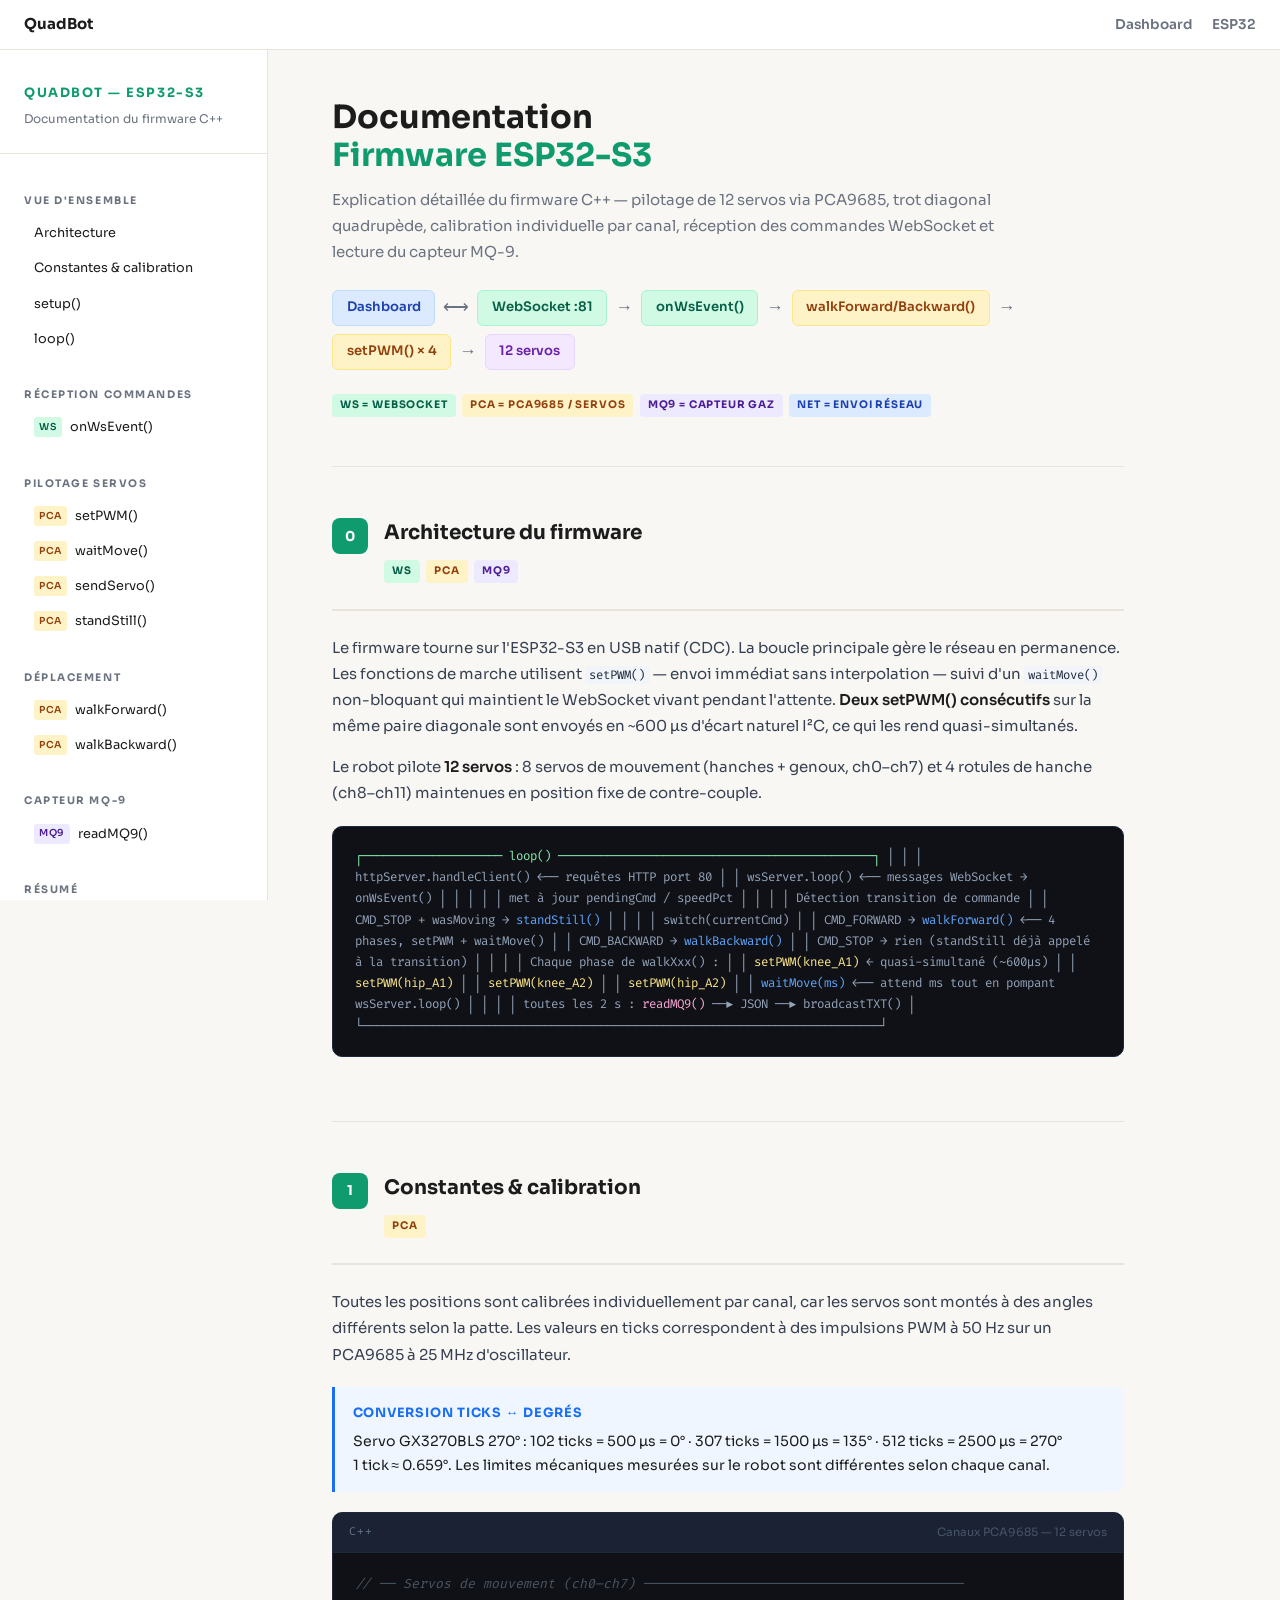
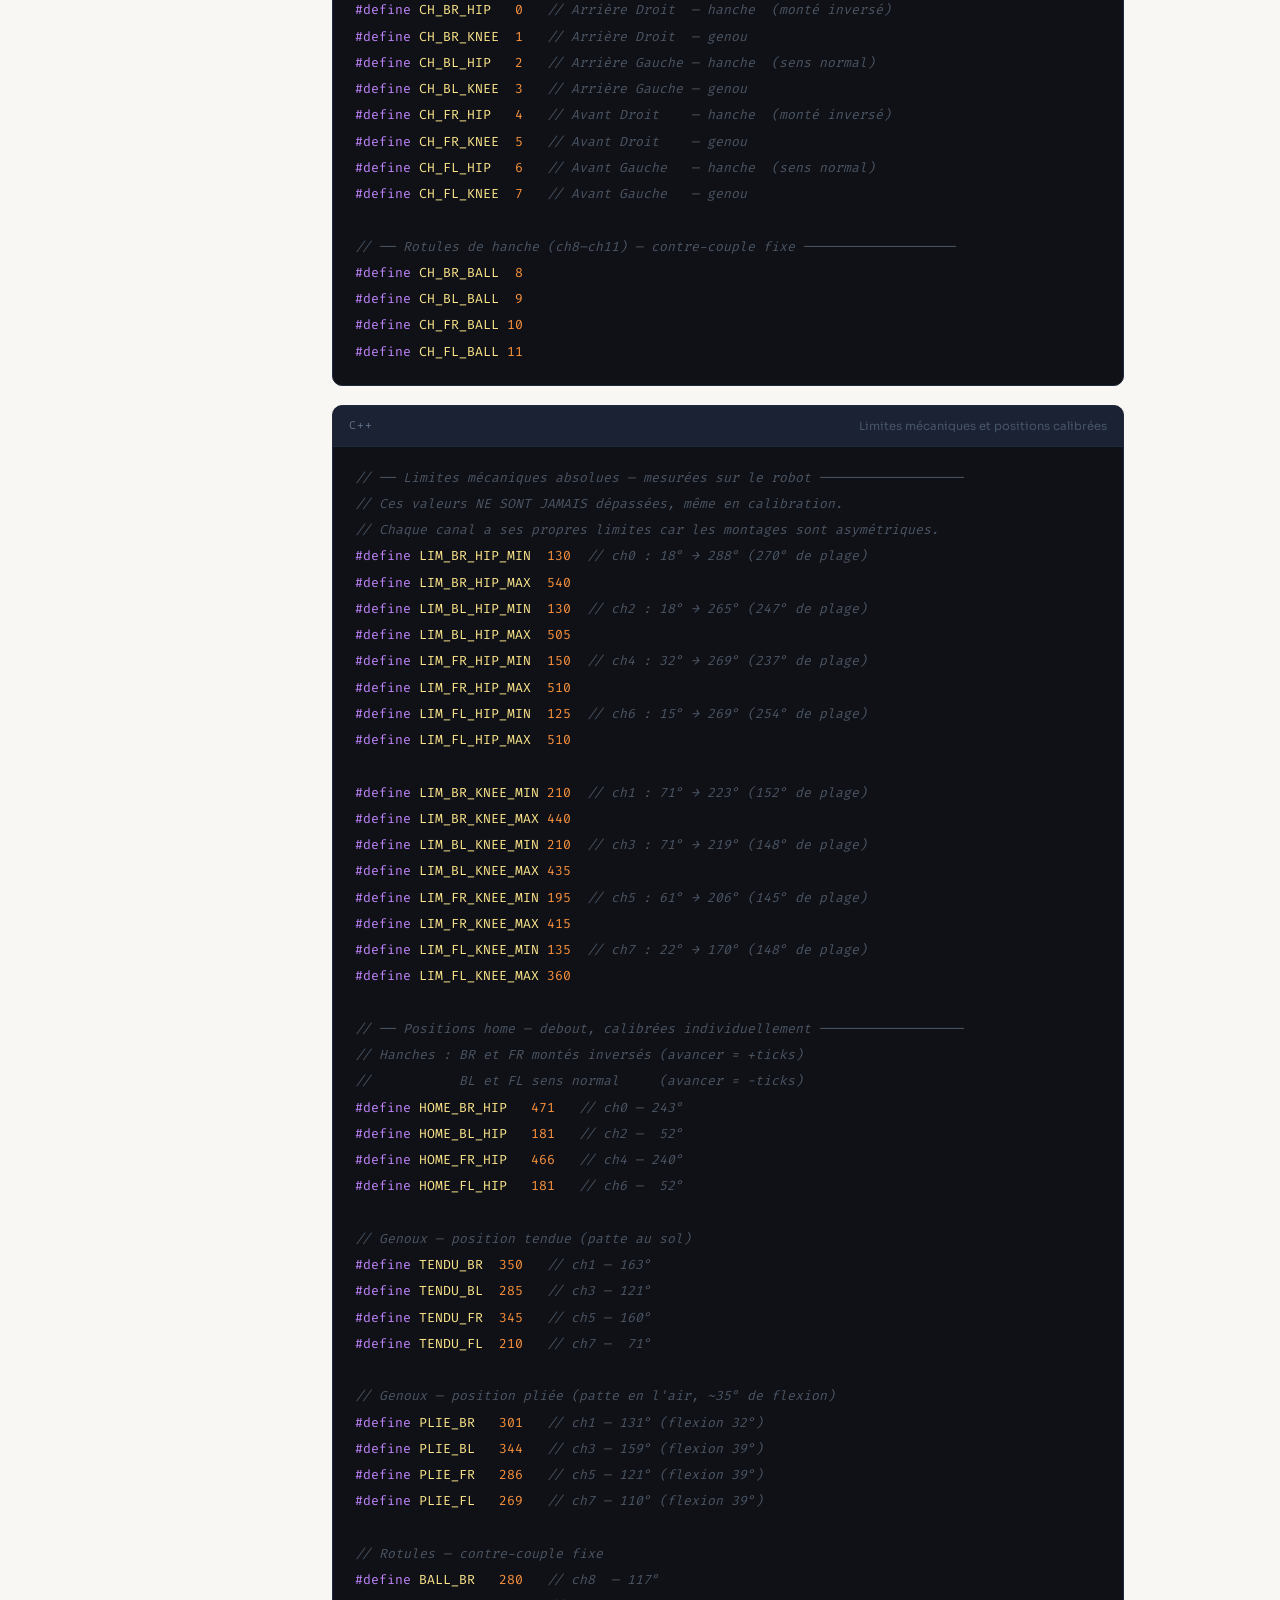
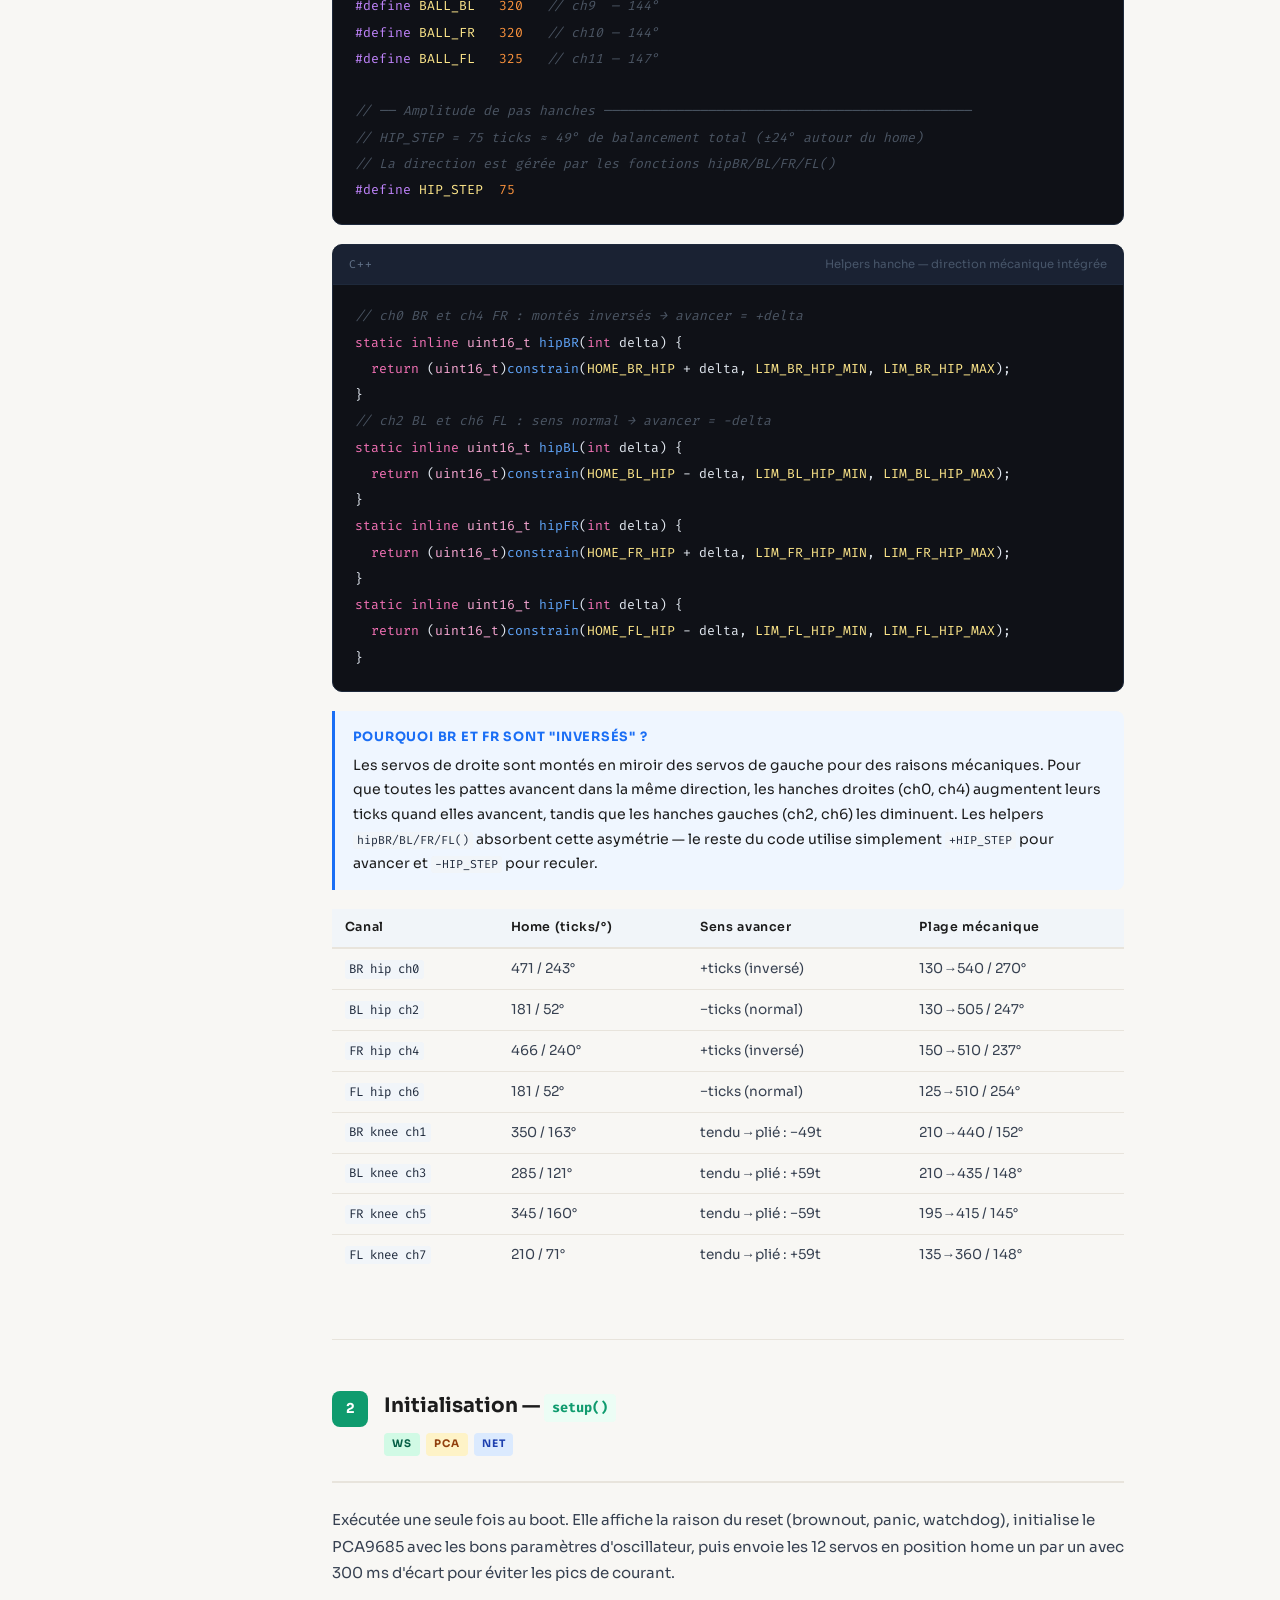
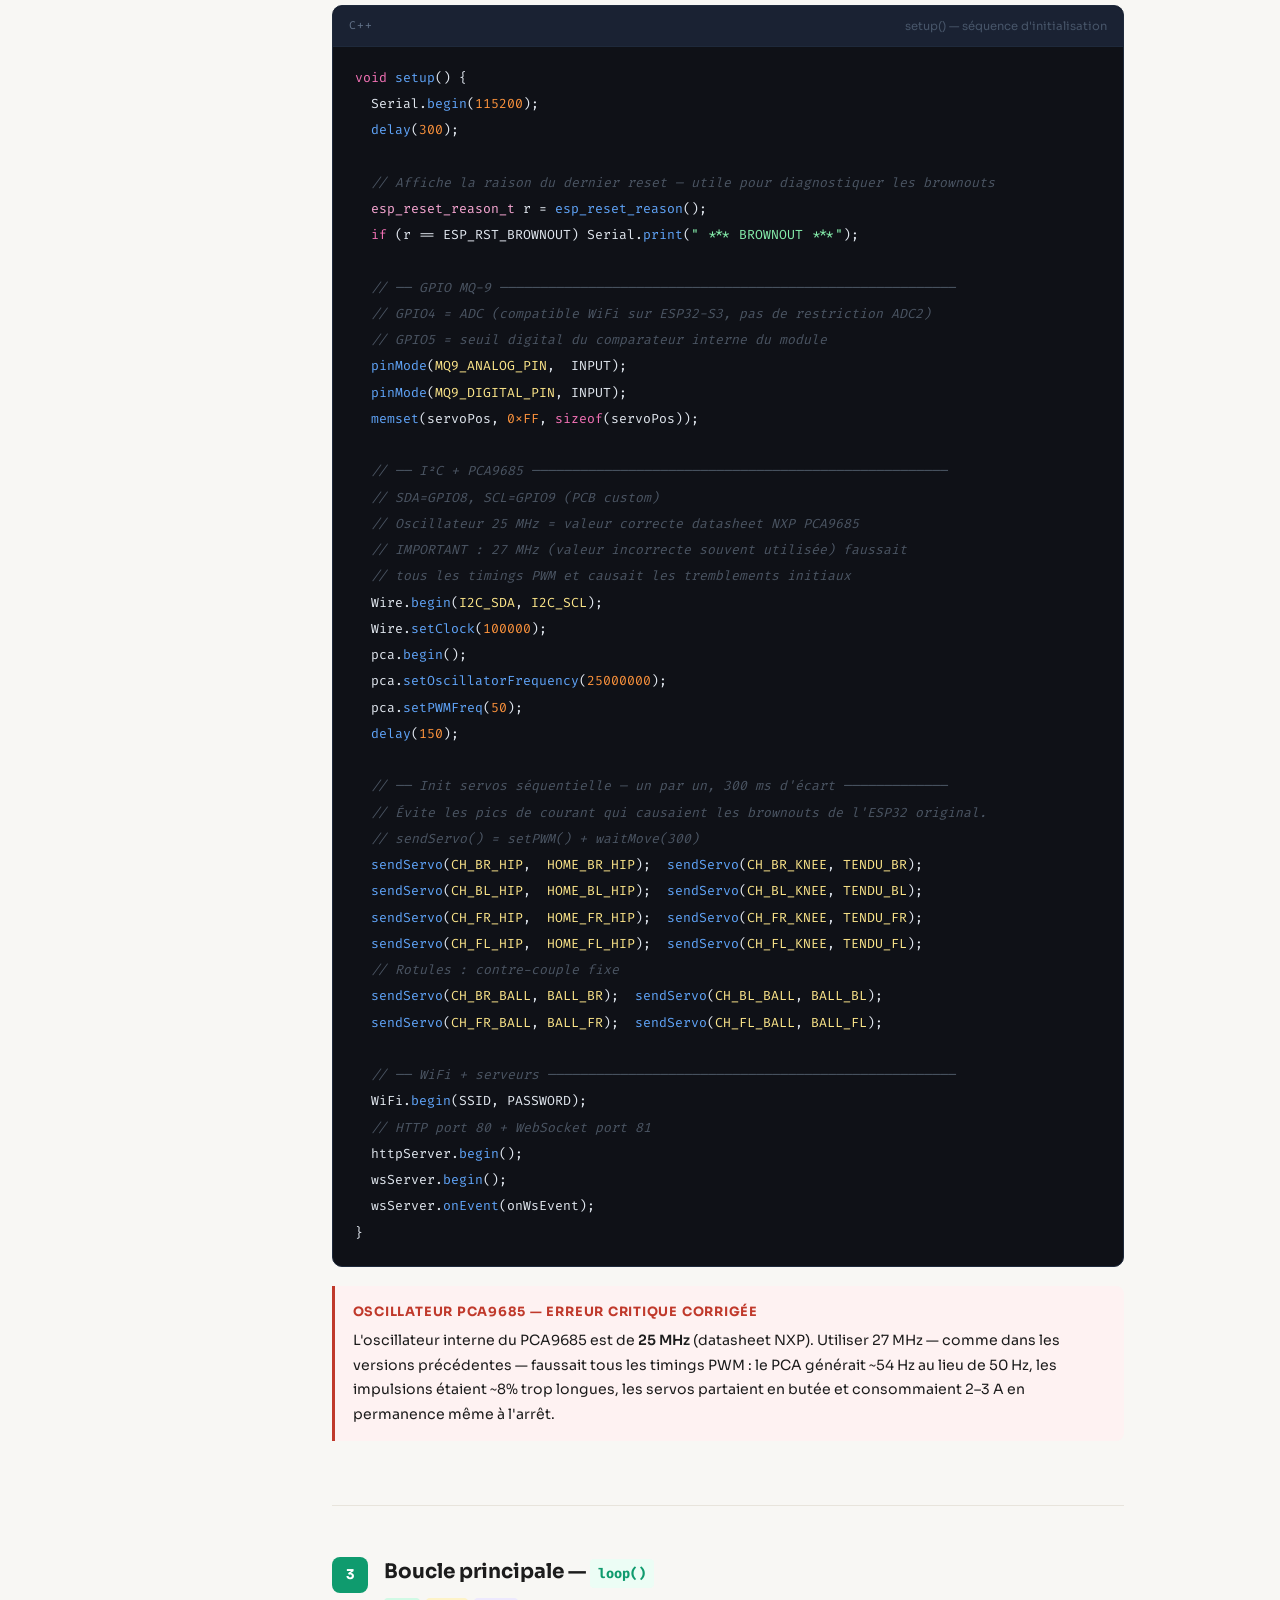
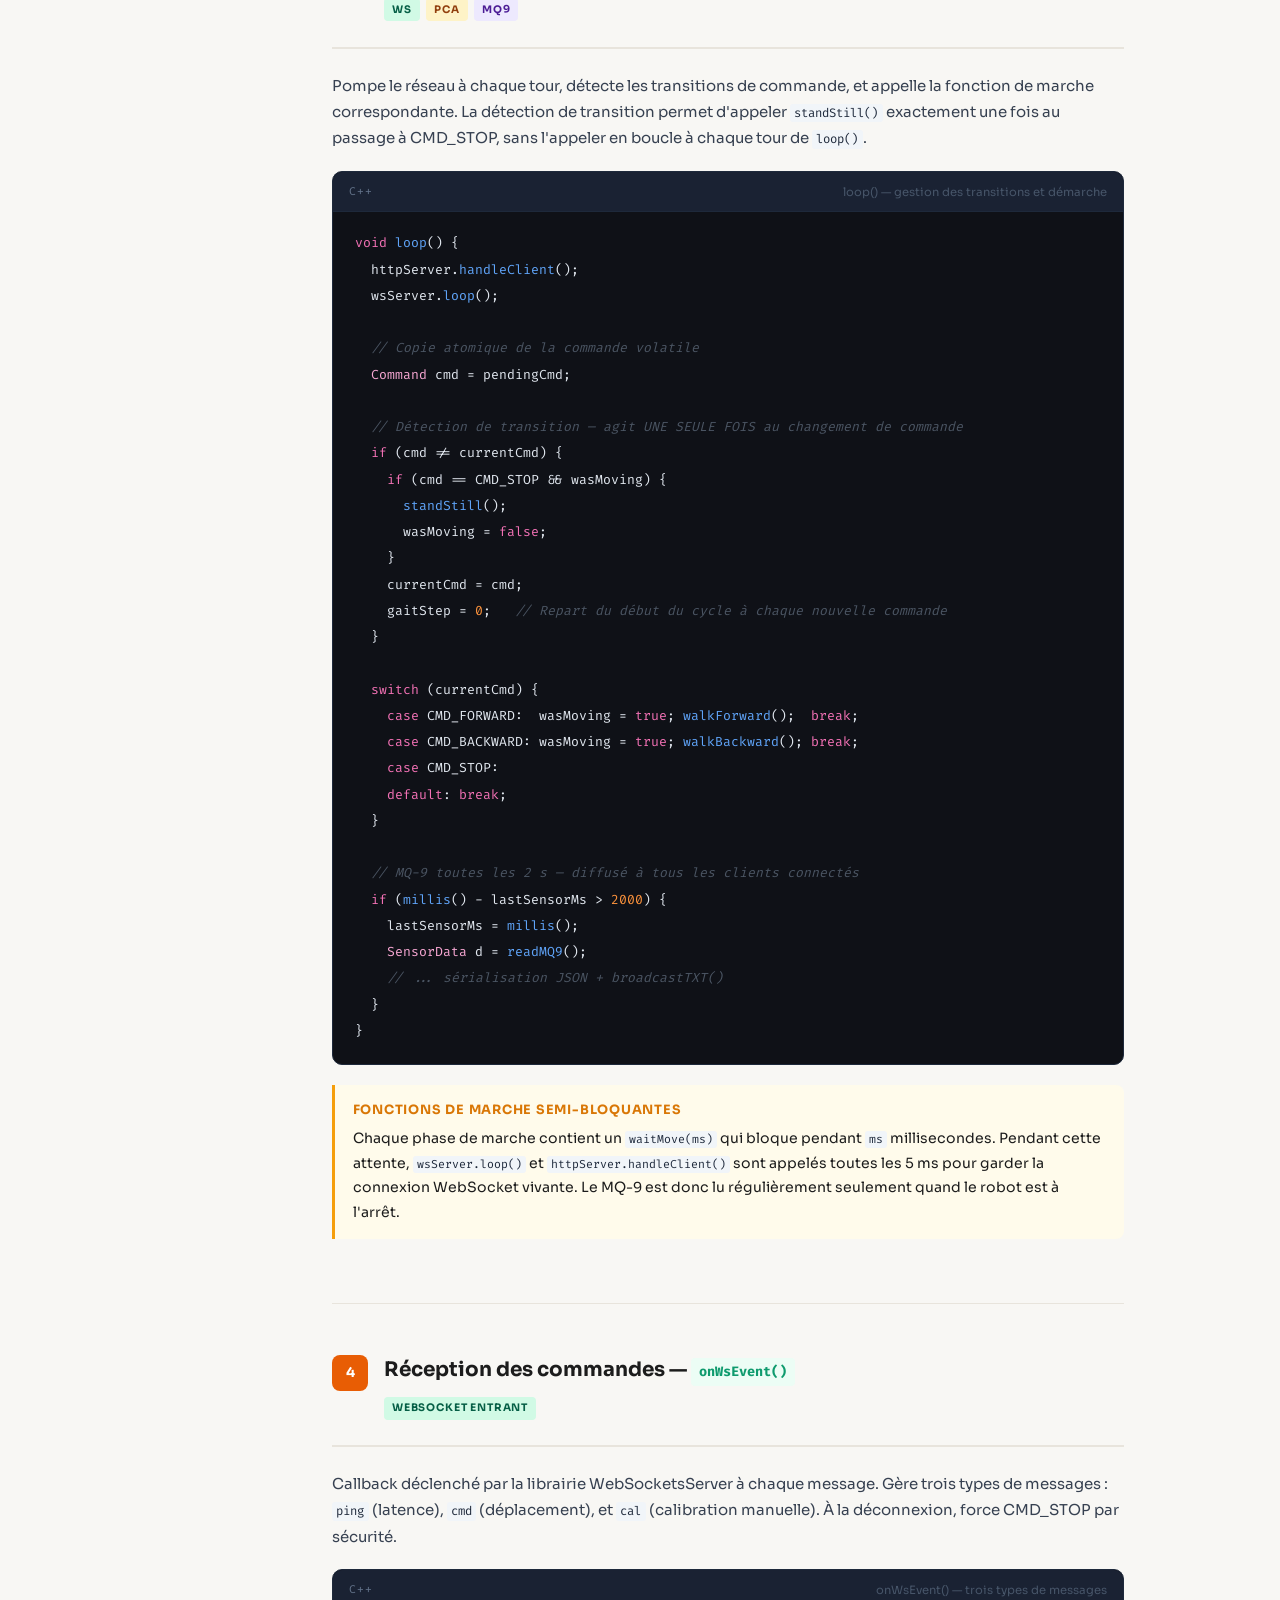
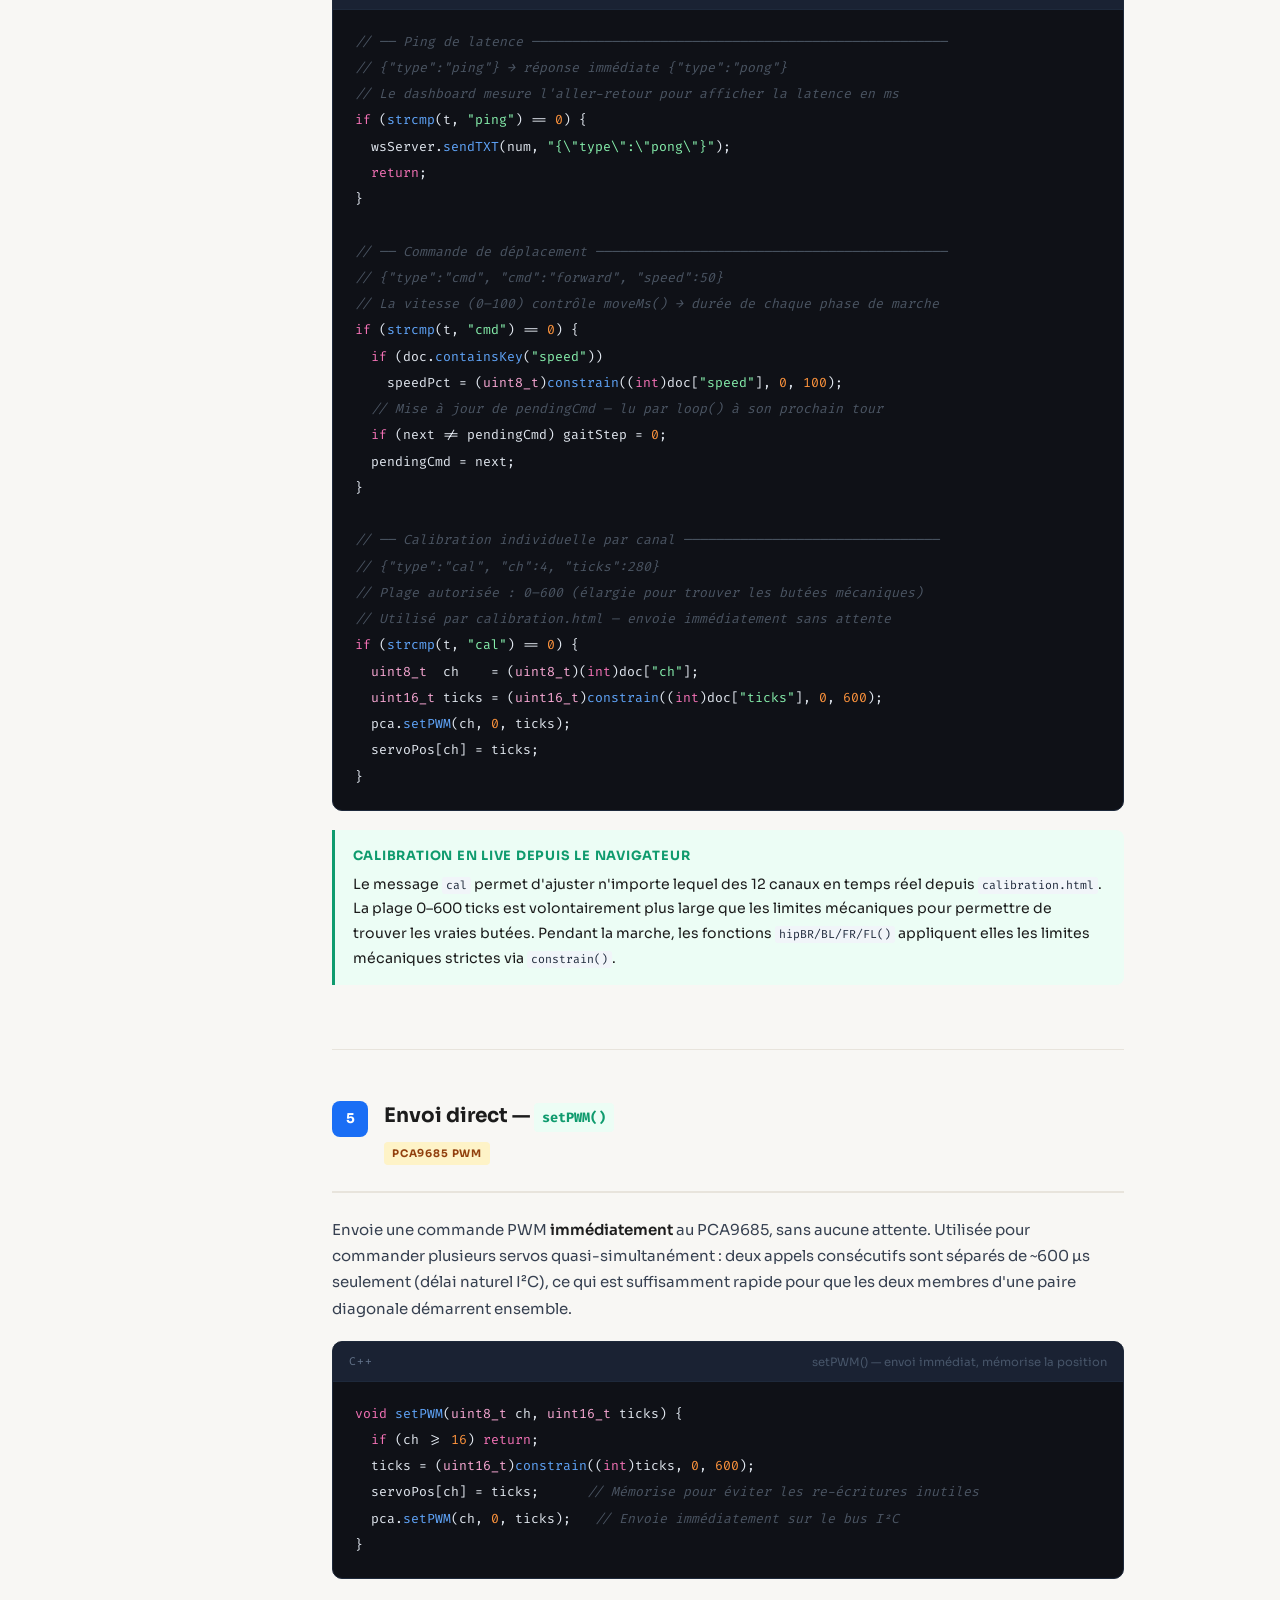
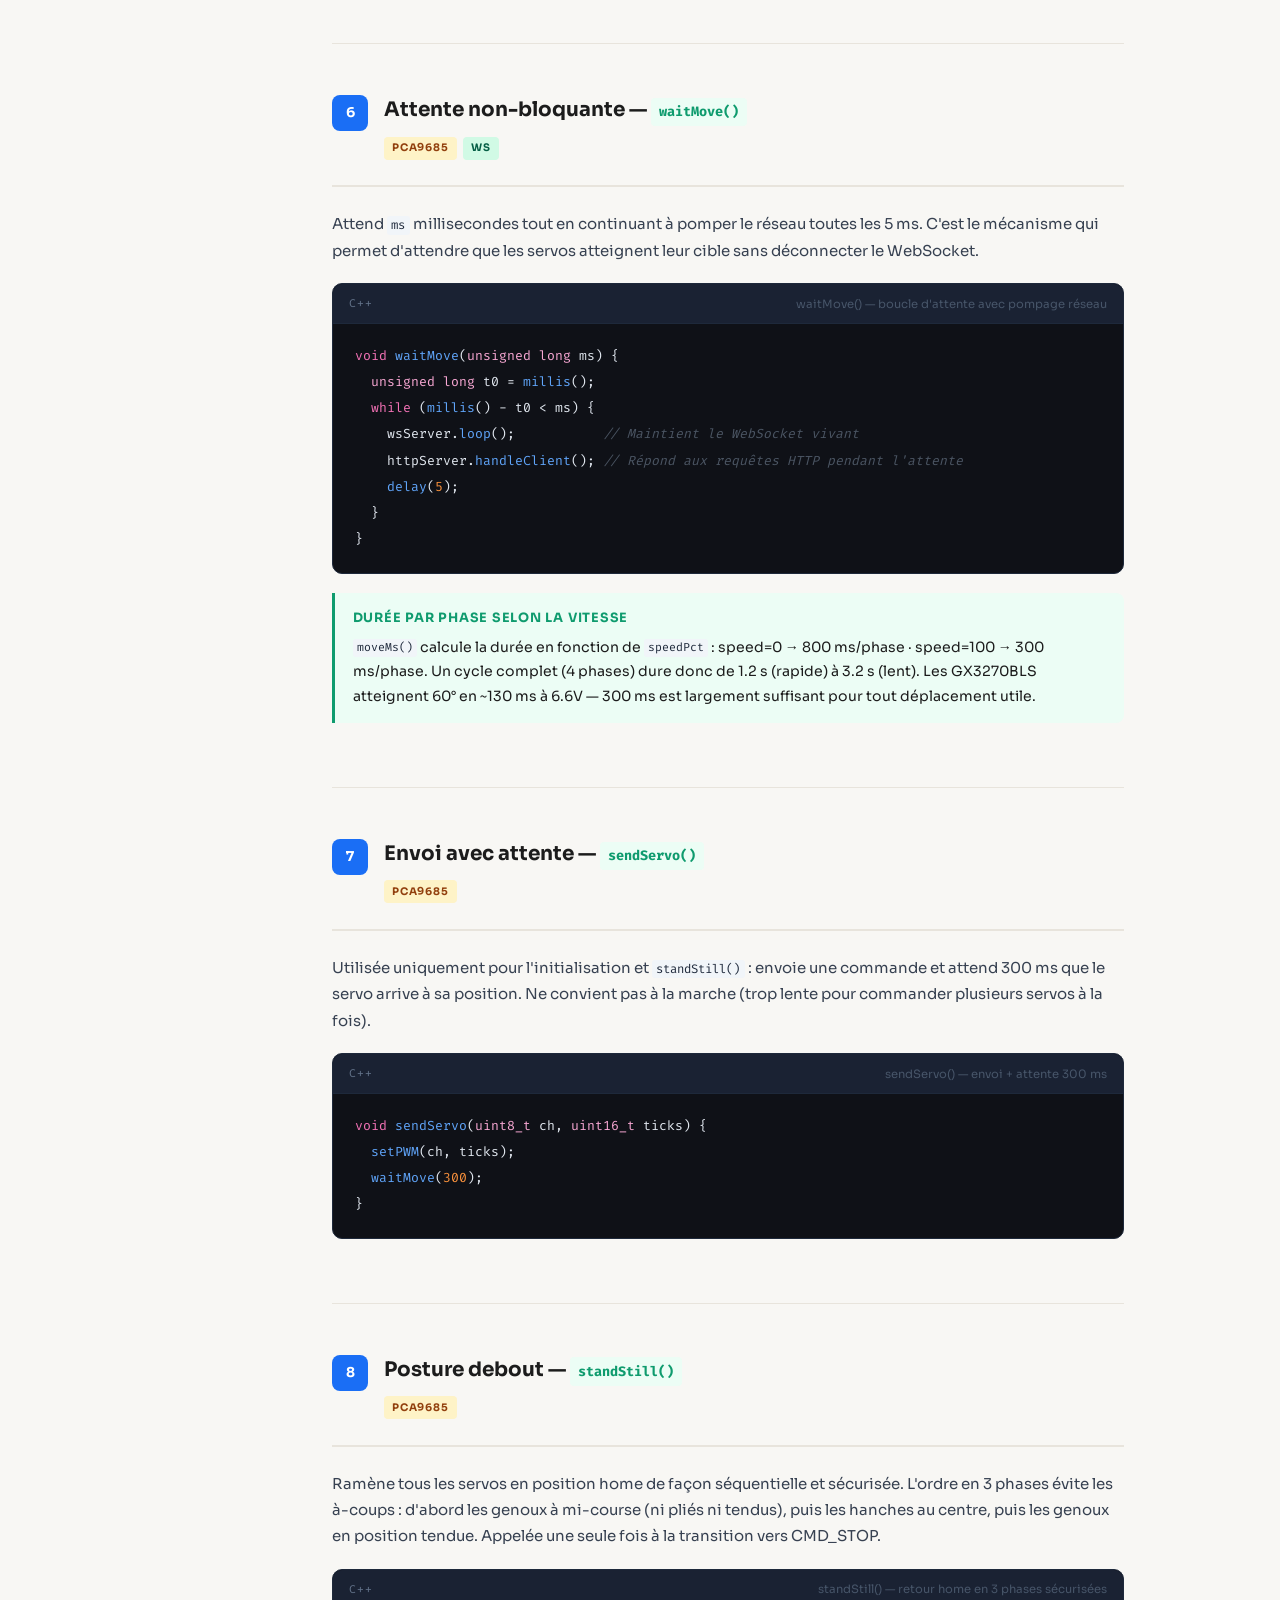
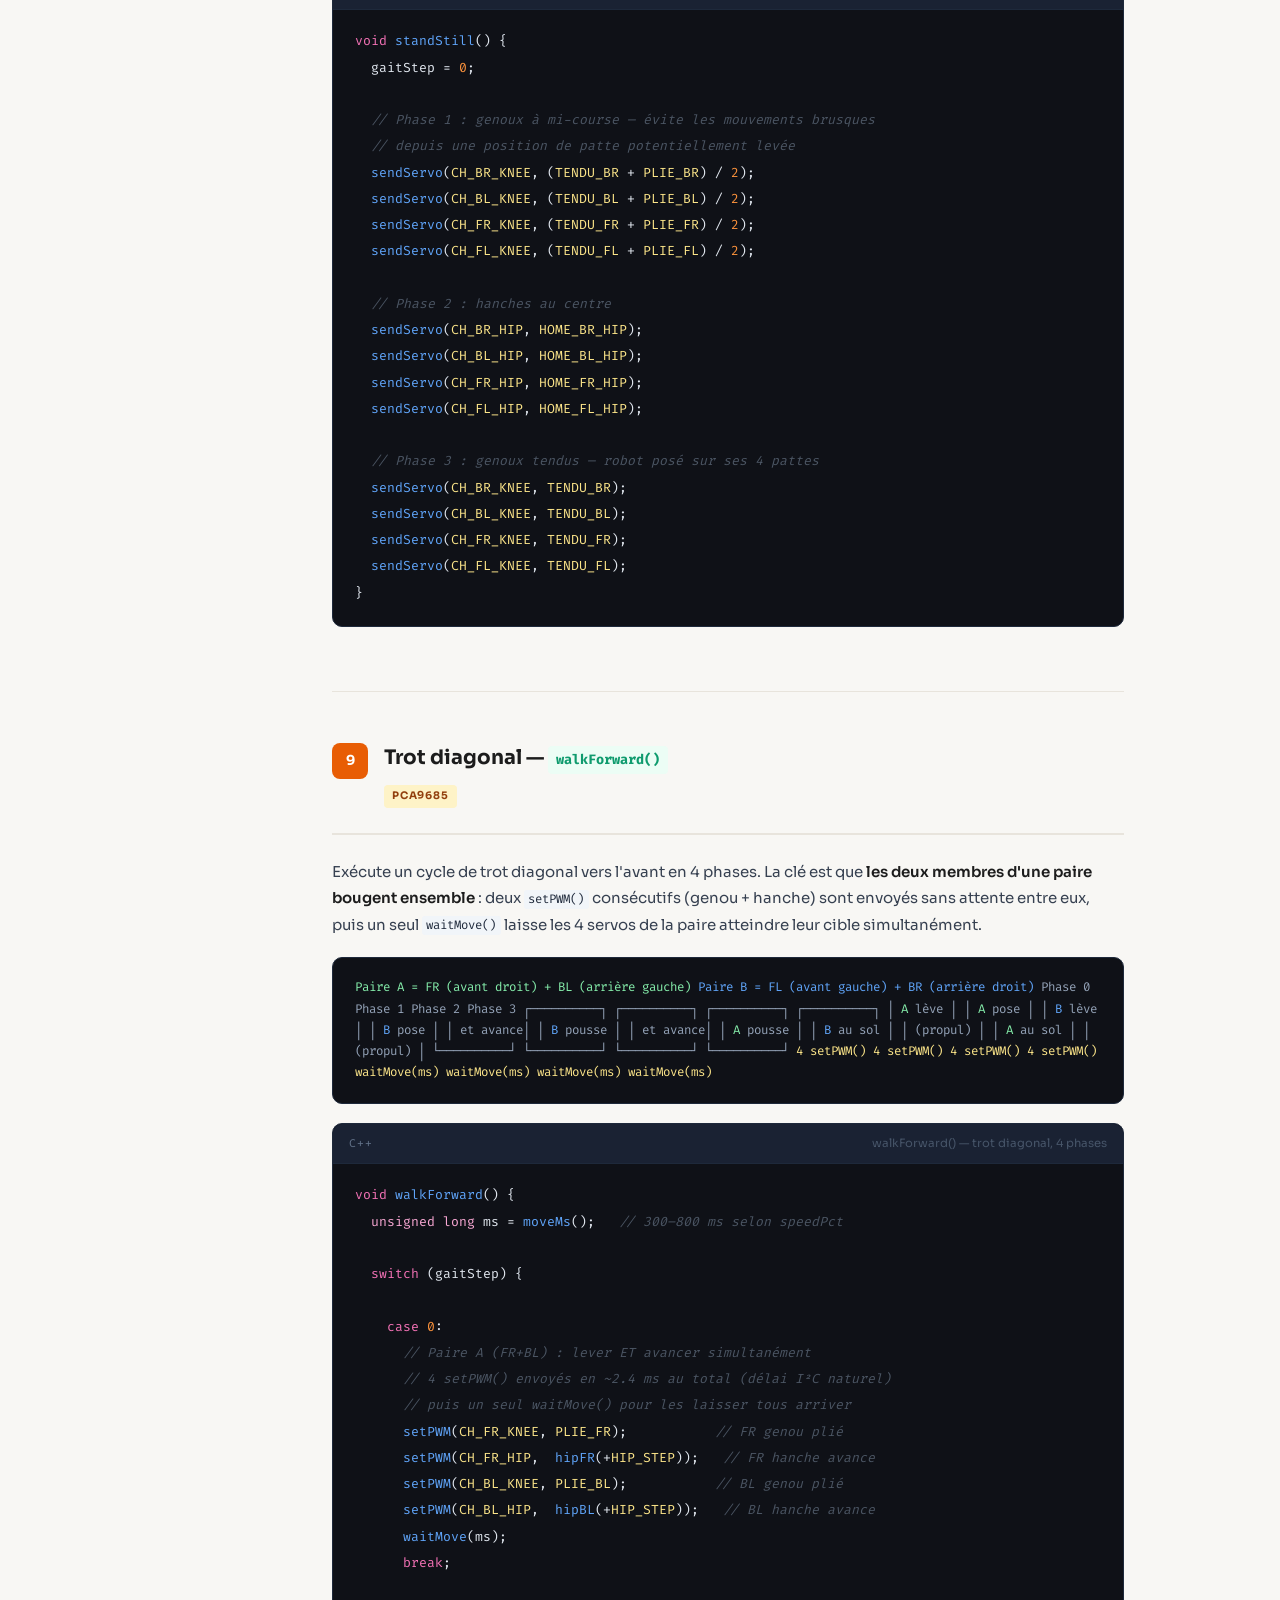
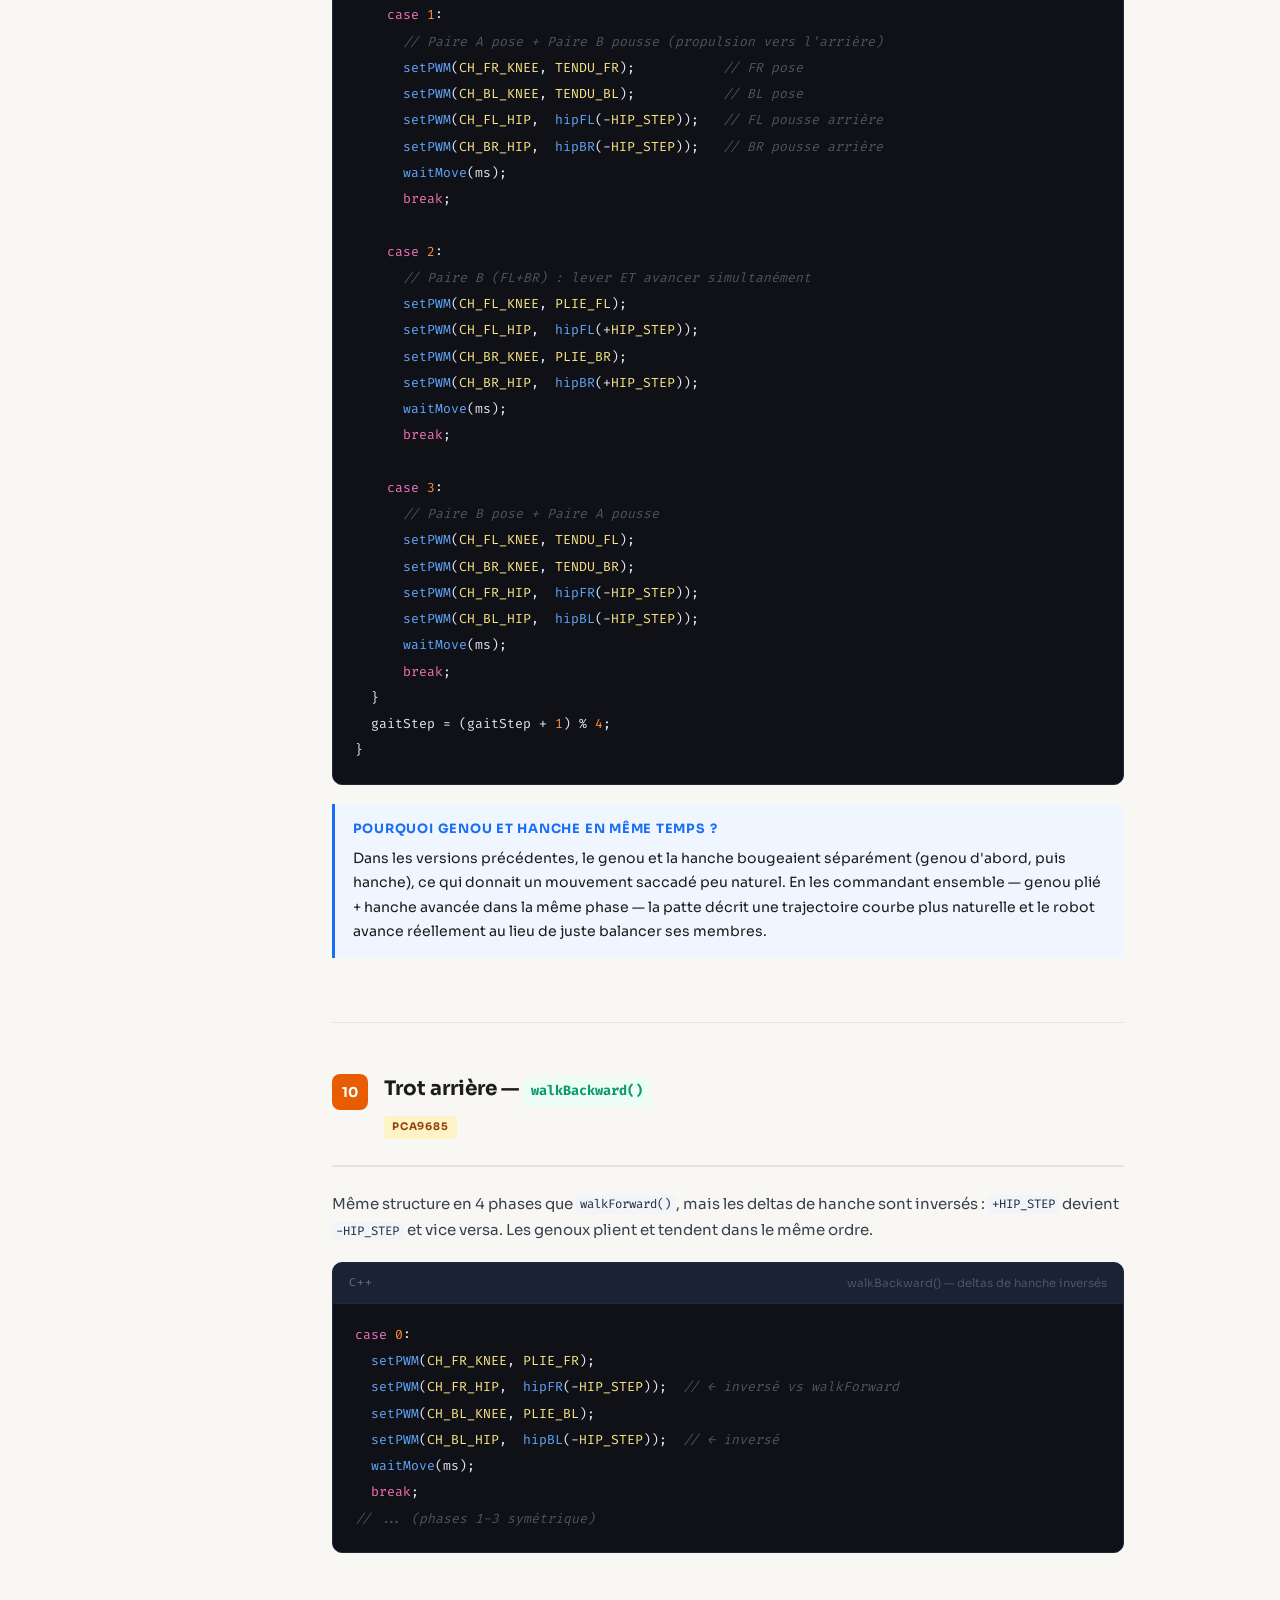
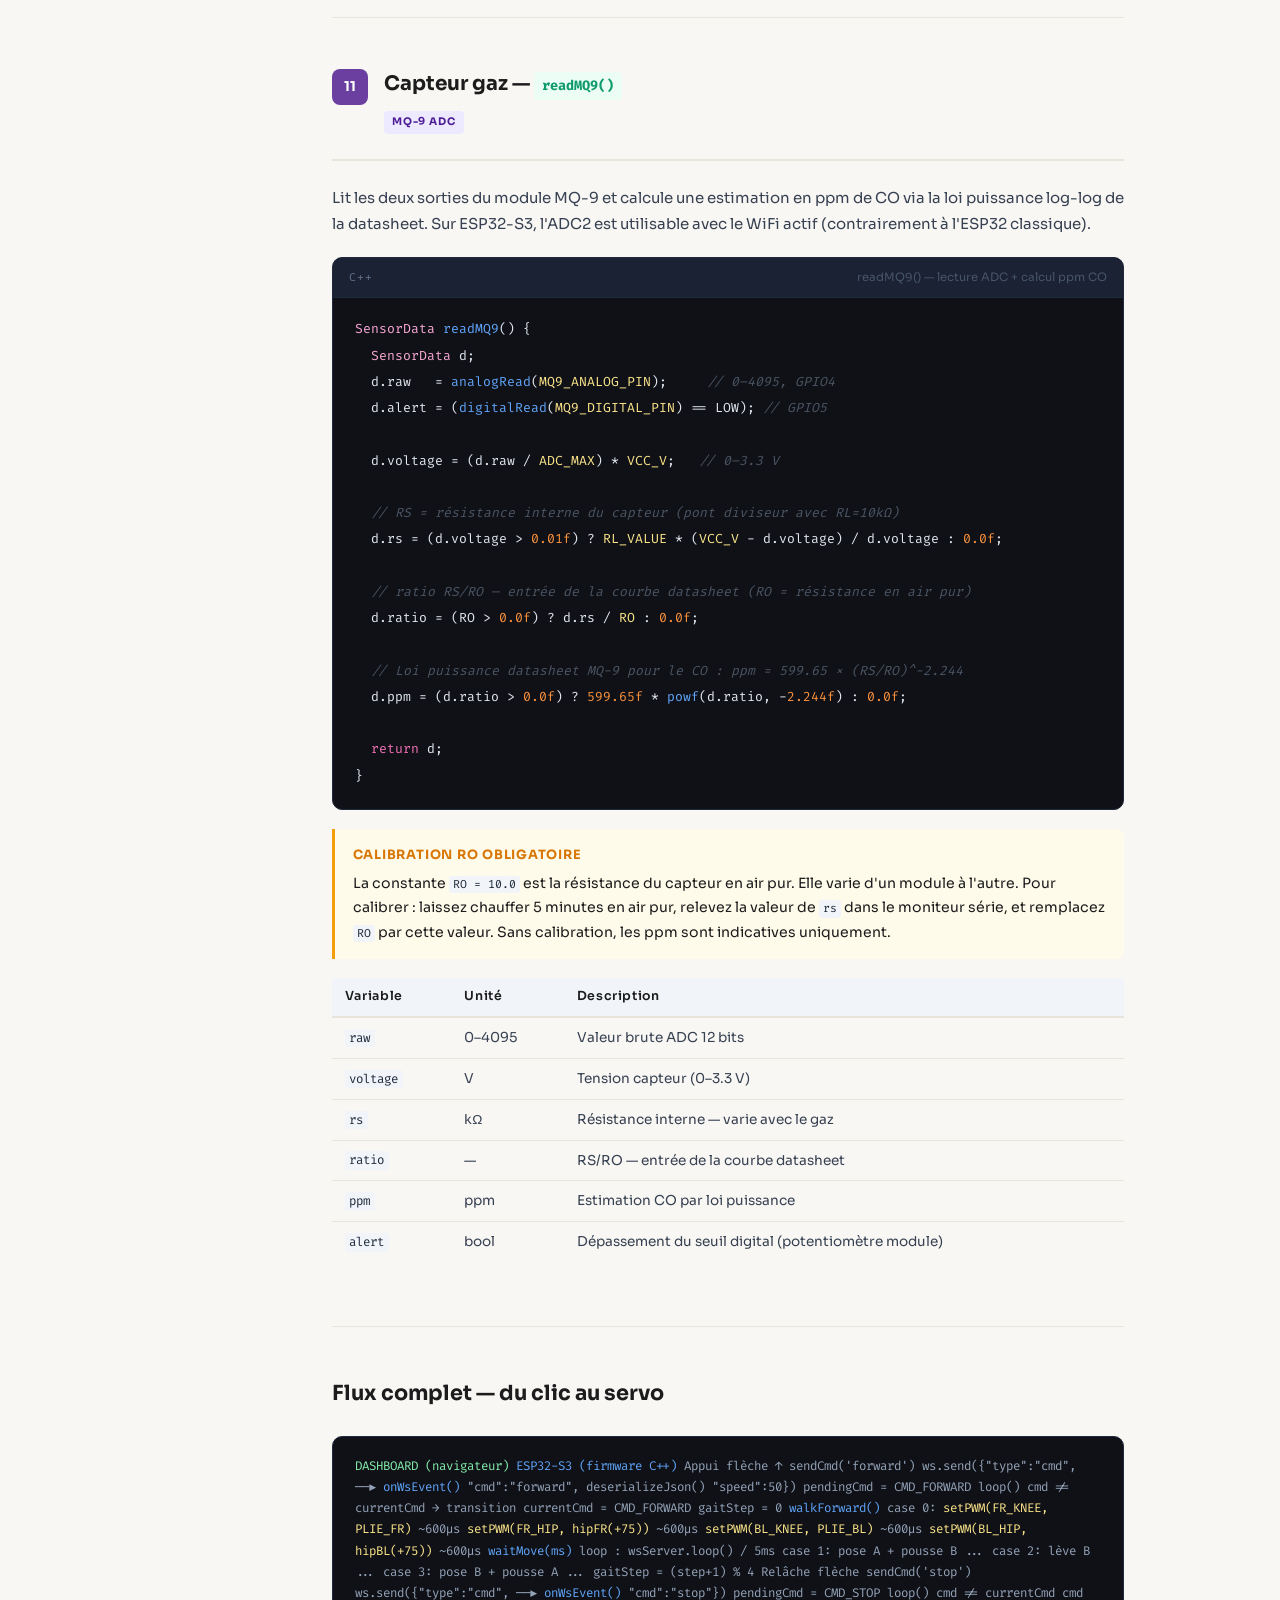
<file: Programme/Documentation/explication_esp32.html>
<!DOCTYPE html>
<html lang="fr">
<head>
<meta charset="UTF-8">
<meta name="viewport" content="width=device-width,initial-scale=1">
<title>Documentation ESP32 — QuadBot</title>
<link href="https://fonts.googleapis.com/css2?family=Fira+Code:wght@300;400;500&family=Sora:wght@300;400;600;700&display=swap" rel="stylesheet">
<style>
  :root {
    --bg:      #f8f7f4;
    --surface: #ffffff;
    --border:  #e8e4dc;
    --accent:  #0f9b6e;
    --accent2: #e85d04;
    --blue:    #1a6ef5;
    --purple:  #6b3fa0;
    --red:     #c0392b;
    --text:    #1c1c1c;
    --muted:   #6b7280;
    --code-bg: #0f1117;
    --code-text: #e2e8f0;
    --tag-ws:  #d1fae5;
    --tag-ws-t:#065f46;
    --tag-pca: #fef3c7;
    --tag-pca-t:#92400e;
    --tag-mq:  #ede9fe;
    --tag-mq-t:#4c1d95;
    --tag-net: #dbeafe;
    --tag-net-t:#1e40af;
    --topbar-h: 50px;
  }

  * { box-sizing: border-box; margin: 0; padding: 0; }

  body {
    background: var(--bg);
    color: var(--text);
    font-family: 'Sora', sans-serif;
    font-size: 15px;
    line-height: 1.75;
  }

  .layout { display: flex; min-height: 100vh; }

  .topbar {
    position: sticky;
    top: 0;
    z-index: 1000;
    background: var(--surface);
    border-bottom: 1px solid var(--border);
    padding: .7rem 1.5rem;
    display: flex;
    justify-content: space-between;
    align-items: center;
    height: var(--topbar-h);
  }
  .brand { font-weight: 700; text-decoration: none; color: var(--text); }
  .nav-links a {
    margin-left: 1rem;
    text-decoration: none;
    font-size: .85rem;
    color: var(--muted);
    font-weight: 600;
  }
  .nav-links a:hover { color: var(--accent); }

  nav {
    width: 268px;
    flex-shrink: 0;
    background: var(--surface);
    border-right: 1px solid var(--border);
    padding: 2rem 0;
    position: sticky;
    top: var(--topbar-h);
    height: calc(100vh - var(--topbar-h));
    overflow-y: auto;
  }
  .nav-brand {
    padding: 0 1.5rem 1.5rem;
    border-bottom: 1px solid var(--border);
    margin-bottom: 1rem;
  }
  .nav-brand h2 {
    font-size: .8rem;
    font-weight: 700;
    letter-spacing: .12em;
    text-transform: uppercase;
    color: var(--accent);
  }
  .nav-brand p { font-size: .75rem; color: var(--muted); margin-top: .2rem; }

  .nav-section { padding: .4rem 1.5rem; }
  .nav-section-title {
    font-size: .65rem;
    font-weight: 700;
    letter-spacing: .15em;
    text-transform: uppercase;
    color: var(--muted);
    margin-bottom: .4rem;
    margin-top: 1rem;
  }
  .nav-link {
    display: flex;
    align-items: center;
    gap: .5rem;
    padding: .35rem .6rem;
    border-radius: 6px;
    font-size: .8rem;
    color: var(--text);
    text-decoration: none;
    transition: background .15s;
    margin-bottom: .1rem;
  }
  .nav-link:hover { background: var(--bg); }
  .badge {
    font-size: .6rem;
    padding: .1rem .35rem;
    border-radius: 3px;
    font-weight: 600;
    letter-spacing: .05em;
  }
  .ws  { background: var(--tag-ws);  color: var(--tag-ws-t);  }
  .pca { background: var(--tag-pca); color: var(--tag-pca-t); }
  .mq  { background: var(--tag-mq);  color: var(--tag-mq-t);  }
  .net { background: var(--tag-net); color: var(--tag-net-t); }

  main { flex: 1; padding: 3rem 4rem; max-width: 920px; }

  .hero {
    border-bottom: 1px solid var(--border);
    padding-bottom: 2.5rem;
    margin-bottom: 3rem;
  }
  .hero h1 { font-size: 2rem; font-weight: 700; line-height: 1.2; margin-bottom: .75rem; }
  .hero h1 span { color: var(--accent); }
  .hero p { color: var(--muted); max-width: 62ch; }

  .flow {
    display: flex;
    align-items: center;
    gap: .5rem;
    flex-wrap: wrap;
    margin: 1.5rem 0;
    font-size: .82rem;
  }
  .flow-box {
    padding: .35rem .85rem;
    border-radius: 6px;
    font-weight: 600;
    border: 1px solid;
  }
  .flow-arrow { color: var(--muted); font-size: 1.1rem; }

  .tags { display: flex; gap: .4rem; flex-wrap: wrap; margin: .6rem 0; }
  .tag {
    font-size: .65rem;
    font-weight: 700;
    letter-spacing: .08em;
    text-transform: uppercase;
    padding: .15rem .5rem;
    border-radius: 4px;
  }

  .fn-section { margin-bottom: 4rem; scroll-margin-top: 2rem; }

  .fn-header {
    display: flex;
    align-items: flex-start;
    gap: 1rem;
    margin-bottom: 1.5rem;
    padding-bottom: 1rem;
    border-bottom: 2px solid var(--border);
  }

  .fn-number {
    width: 36px; height: 36px;
    border-radius: 8px;
    background: var(--accent);
    color: #fff;
    font-weight: 700;
    font-size: .85rem;
    display: flex;
    align-items: center;
    justify-content: center;
    flex-shrink: 0;
    margin-top: 3px;
  }
  .fn-number.orange { background: var(--accent2); }
  .fn-number.blue   { background: var(--blue); }
  .fn-number.purple { background: var(--purple); }
  .fn-number.red    { background: var(--red); }

  .fn-title h2 { font-size: 1.25rem; font-weight: 700; margin-bottom: .3rem; }
  .fn-name {
    font-family: 'Fira Code', monospace;
    font-size: .85rem;
    color: var(--accent);
    background: #ecfdf5;
    padding: .15rem .5rem;
    border-radius: 4px;
    display: inline-block;
  }

  p { margin-bottom: .9rem; color: #374151; }
  p:last-child { margin-bottom: 0; }
  strong { color: var(--text); font-weight: 600; }

  code {
    font-family: 'Fira Code', monospace;
    font-size: .82em;
    background: #f1f5f9;
    padding: .1em .35em;
    border-radius: 3px;
    color: #1e293b;
  }

  .code-block {
    background: var(--code-bg);
    border-radius: 10px;
    overflow: hidden;
    margin: 1.2rem 0;
    border: 1px solid #1e293b;
  }
  .code-header {
    display: flex;
    align-items: center;
    justify-content: space-between;
    padding: .6rem 1rem;
    background: #1a2233;
    border-bottom: 1px solid #1e293b;
  }
  .code-lang { font-family: 'Fira Code', monospace; font-size: .7rem; color: #64748b; letter-spacing: .1em; text-transform: uppercase; }
  .code-desc { font-size: .72rem; color: #475569; }
  pre { padding: 1.2rem 1.4rem; overflow-x: auto; margin: 0; }
  pre code {
    font-family: 'Fira Code', monospace;
    font-size: .82rem;
    background: none; padding: 0;
    color: var(--code-text);
    line-height: 1.75;
    white-space: pre;
  }

  .kw  { color: #f472b6; }
  .fn  { color: #60a5fa; }
  .str { color: #86efac; }
  .num { color: #fb923c; }
  .cmt { color: #4b5563; font-style: italic; }
  .typ { color: #f9a8d4; }
  .pp  { color: #c084fc; }
  .cn  { color: #fde68a; }

  .callout {
    border-left: 3px solid;
    padding: .9rem 1.1rem;
    border-radius: 0 8px 8px 0;
    margin: 1.2rem 0;
    font-size: .88rem;
  }
  .callout.info   { border-color: var(--blue);   background: #eff6ff; }
  .callout.warn   { border-color: #f59e0b; background: #fffbeb; }
  .callout.tip    { border-color: var(--accent);  background: #ecfdf5; }
  .callout.danger { border-color: var(--red);    background: #fef2f2; }
  .callout-title { font-weight: 700; margin-bottom: .3rem; font-size: .8rem; letter-spacing: .06em; text-transform: uppercase; }
  .callout.info   .callout-title { color: var(--blue); }
  .callout.warn   .callout-title { color: #d97706; }
  .callout.tip    .callout-title { color: var(--accent); }
  .callout.danger .callout-title { color: var(--red); }

  table { width: 100%; border-collapse: collapse; margin: 1rem 0; font-size: .85rem; }
  th {
    background: #f1f5f9;
    padding: .5rem .8rem;
    text-align: left;
    font-weight: 600;
    font-size: .78rem;
    letter-spacing: .05em;
    border-bottom: 2px solid var(--border);
  }
  td { padding: .5rem .8rem; border-bottom: 1px solid var(--border); color: #374151; }
  td code { font-size: .78rem; }
  tr:last-child td { border-bottom: none; }
  tr:hover td { background: #f8fafc; }

  .steps { list-style: none; padding: 0; }
  .steps li {
    display: flex;
    gap: .9rem;
    margin-bottom: .9rem;
    font-size: .88rem;
    color: #374151;
  }
  .step-n {
    width: 22px; height: 22px;
    border-radius: 50%;
    background: var(--accent);
    color: #fff;
    font-size: .7rem;
    font-weight: 700;
    display: flex; align-items: center; justify-content: center;
    flex-shrink: 0;
    margin-top: 1px;
  }

  .ascii {
    background: #0f1117;
    border: 1px solid #1e293b;
    border-radius: 10px;
    padding: 1.2rem 1.4rem;
    font-family: 'Fira Code', monospace;
    font-size: .78rem;
    color: #94a3b8;
    line-height: 1.7;
    overflow-x: auto;
    margin: 1.2rem 0;
  }
  .ascii .hl  { color: #86efac; }
  .ascii .hl2 { color: #60a5fa; }
  .ascii .hl3 { color: #fde68a; }
  .ascii .hl4 { color: #f9a8d4; }

  .sep { border: none; border-top: 1px solid var(--border); margin: 3rem 0; }

  @media (max-width: 900px) {
    nav { display: none; }
    main { padding: 2rem 1.5rem; }
  }
</style>
</head>
<body>

<div class="topbar">
  <div class="nav-left">
    <a href="index.html" class="brand">QuadBot</a>
  </div>
  <div class="nav-links">
    <a href="explication_dashboard.html">Dashboard</a>
    <a href="explication_esp32.html">ESP32</a>
  </div>
</div>

<div class="layout">

<nav>
  <div class="nav-brand">
    <h2>QuadBot — ESP32-S3</h2>
    <p>Documentation du firmware C++</p>
  </div>
  <div class="nav-section">
    <div class="nav-section-title">Vue d'ensemble</div>
    <a href="#architecture" class="nav-link">Architecture</a>
    <a href="#constantes" class="nav-link">Constantes & calibration</a>
    <a href="#setup" class="nav-link">setup()</a>
    <a href="#loop" class="nav-link">loop()</a>
  </div>
  <div class="nav-section">
    <div class="nav-section-title">Réception commandes</div>
    <a href="#onwsevent" class="nav-link">
      <span class="badge ws">WS</span> onWsEvent()
    </a>
  </div>
  <div class="nav-section">
    <div class="nav-section-title">Pilotage servos</div>
    <a href="#setpwm" class="nav-link">
      <span class="badge pca">PCA</span> setPWM()
    </a>
    <a href="#waitmove" class="nav-link">
      <span class="badge pca">PCA</span> waitMove()
    </a>
    <a href="#sendservo" class="nav-link">
      <span class="badge pca">PCA</span> sendServo()
    </a>
    <a href="#standstill" class="nav-link">
      <span class="badge pca">PCA</span> standStill()
    </a>
  </div>
  <div class="nav-section">
    <div class="nav-section-title">Déplacement</div>
    <a href="#walkforward" class="nav-link">
      <span class="badge pca">PCA</span> walkForward()
    </a>
    <a href="#walkbackward" class="nav-link">
      <span class="badge pca">PCA</span> walkBackward()
    </a>
  </div>
  <div class="nav-section">
    <div class="nav-section-title">Capteur MQ-9</div>
    <a href="#readmq9" class="nav-link">
      <span class="badge mq">MQ9</span> readMQ9()
    </a>
  </div>
  <div class="nav-section">
    <div class="nav-section-title">Résumé</div>
    <a href="#flux" class="nav-link">Flux complet</a>
  </div>
</nav>

<main>

  <!-- Hero -->
  <div class="hero">
    <h1>Documentation<br><span>Firmware ESP32-S3</span></h1>
    <p>Explication détaillée du firmware C++ — pilotage de 12 servos via PCA9685, trot diagonal quadrupède, calibration individuelle par canal, réception des commandes WebSocket et lecture du capteur MQ-9.</p>

    <div class="flow">
      <div class="flow-box net" style="background:#dbeafe;color:#1e40af;border-color:#bfdbfe">Dashboard</div>
      <span class="flow-arrow">⟷</span>
      <div class="flow-box ws" style="background:#d1fae5;color:#065f46;border-color:#a7f3d0">WebSocket :81</div>
      <span class="flow-arrow">→</span>
      <div class="flow-box ws" style="background:#d1fae5;color:#065f46;border-color:#a7f3d0">onWsEvent()</div>
      <span class="flow-arrow">→</span>
      <div class="flow-box pca" style="background:#fef3c7;color:#92400e;border-color:#fde68a">walkForward/Backward()</div>
      <span class="flow-arrow">→</span>
      <div class="flow-box pca" style="background:#fef3c7;color:#92400e;border-color:#fde68a">setPWM() × 4</div>
      <span class="flow-arrow">→</span>
      <div class="flow-box" style="background:#f3e8ff;color:#6b21a8;border-color:#e9d5ff">12 servos</div>
    </div>

    <div class="tags">
      <span class="tag ws">WS = WebSocket</span>
      <span class="tag pca">PCA = PCA9685 / servos</span>
      <span class="tag mq">MQ9 = capteur gaz</span>
      <span class="tag net">NET = envoi réseau</span>
    </div>
  </div>

  <!-- Architecture -->
  <div class="fn-section" id="architecture">
    <div class="fn-header">
      <div class="fn-number">0</div>
      <div class="fn-title">
        <h2>Architecture du firmware</h2>
        <div class="tags"><span class="tag ws">WS</span><span class="tag pca">PCA</span><span class="tag mq">MQ9</span></div>
      </div>
    </div>

    <p>Le firmware tourne sur l'ESP32-S3 en USB natif (CDC). La boucle principale gère le réseau en permanence. Les fonctions de marche utilisent <code>setPWM()</code> — envoi immédiat sans interpolation — suivi d'un <code>waitMove()</code> non-bloquant qui maintient le WebSocket vivant pendant l'attente. <strong>Deux setPWM() consécutifs</strong> sur la même paire diagonale sont envoyés en ~600 µs d'écart naturel I²C, ce qui les rend quasi-simultanés.</p>

    <p>Le robot pilote <strong>12 servos</strong> : 8 servos de mouvement (hanches + genoux, ch0–ch7) et 4 rotules de hanche (ch8–ch11) maintenues en position fixe de contre-couple.</p>

    <div class="ascii">
<span class="hl">┌──────────────────── loop() ─────────────────────────────────────────────┐</span>
│                                                                          │
│  httpServer.handleClient()   ←── requêtes HTTP port 80                  │
│  wsServer.loop()             ←── messages WebSocket → onWsEvent()        │
│                                      │                                   │
│                              met à jour pendingCmd / speedPct            │
│                                                                          │
│  Détection transition de commande                                        │
│    CMD_STOP + wasMoving → <span class="hl2">standStill()</span>                               │
│                                                                          │
│  switch(currentCmd)                                                      │
│    CMD_FORWARD  → <span class="hl2">walkForward()</span>   ←── 4 phases, setPWM + waitMove()   │
│    CMD_BACKWARD → <span class="hl2">walkBackward()</span>                                        │
│    CMD_STOP     → rien (standStill déjà appelé à la transition)         │
│                                                                          │
│  Chaque phase de walkXxx() :                                             │
│    <span class="hl3">setPWM(knee_A1)</span>  ← quasi-simultané (~600µs)                         │
│    <span class="hl3">setPWM(hip_A1)</span>                                                     │
│    <span class="hl3">setPWM(knee_A2)</span>                                                    │
│    <span class="hl3">setPWM(hip_A2)</span>                                                     │
│    <span class="hl2">waitMove(ms)</span>  ←── attend ms tout en pompant wsServer.loop()         │
│                                                                          │
│  toutes les 2 s : <span class="hl4">readMQ9()</span>  ──► JSON ──► broadcastTXT()             │
└──────────────────────────────────────────────────────────────────────────┘</div>
  </div>

  <hr class="sep">

  <!-- Constantes & calibration -->
  <div class="fn-section" id="constantes">
    <div class="fn-header">
      <div class="fn-number">1</div>
      <div class="fn-title">
        <h2>Constantes &amp; calibration</h2>
        <div class="tags"><span class="tag pca">PCA</span></div>
      </div>
    </div>

    <p>Toutes les positions sont calibrées individuellement par canal, car les servos sont montés à des angles différents selon la patte. Les valeurs en ticks correspondent à des impulsions PWM à 50 Hz sur un PCA9685 à 25 MHz d'oscillateur.</p>

    <div class="callout info">
      <div class="callout-title">Conversion ticks ↔ degrés</div>
      Servo GX3270BLS 270° : 102 ticks = 500 µs = 0° · 307 ticks = 1500 µs = 135° · 512 ticks = 2500 µs = 270°<br>
      1 tick ≈ 0.659°. Les limites mécaniques mesurées sur le robot sont différentes selon chaque canal.
    </div>

    <div class="code-block">
      <div class="code-header"><span class="code-lang">C++</span><span class="code-desc">Canaux PCA9685 — 12 servos</span></div>
      <pre><code><span class="cmt">// ── Servos de mouvement (ch0–ch7) ────────────────────────────────────────</span>
<span class="pp">#define</span> <span class="cn">CH_BR_HIP</span>   <span class="num">0</span>   <span class="cmt">// Arrière Droit  — hanche  (monté inversé)</span>
<span class="pp">#define</span> <span class="cn">CH_BR_KNEE</span>  <span class="num">1</span>   <span class="cmt">// Arrière Droit  — genou</span>
<span class="pp">#define</span> <span class="cn">CH_BL_HIP</span>   <span class="num">2</span>   <span class="cmt">// Arrière Gauche — hanche  (sens normal)</span>
<span class="pp">#define</span> <span class="cn">CH_BL_KNEE</span>  <span class="num">3</span>   <span class="cmt">// Arrière Gauche — genou</span>
<span class="pp">#define</span> <span class="cn">CH_FR_HIP</span>   <span class="num">4</span>   <span class="cmt">// Avant Droit    — hanche  (monté inversé)</span>
<span class="pp">#define</span> <span class="cn">CH_FR_KNEE</span>  <span class="num">5</span>   <span class="cmt">// Avant Droit    — genou</span>
<span class="pp">#define</span> <span class="cn">CH_FL_HIP</span>   <span class="num">6</span>   <span class="cmt">// Avant Gauche   — hanche  (sens normal)</span>
<span class="pp">#define</span> <span class="cn">CH_FL_KNEE</span>  <span class="num">7</span>   <span class="cmt">// Avant Gauche   — genou</span>

<span class="cmt">// ── Rotules de hanche (ch8–ch11) — contre-couple fixe ───────────────────</span>
<span class="pp">#define</span> <span class="cn">CH_BR_BALL</span>  <span class="num">8</span>
<span class="pp">#define</span> <span class="cn">CH_BL_BALL</span>  <span class="num">9</span>
<span class="pp">#define</span> <span class="cn">CH_FR_BALL</span> <span class="num">10</span>
<span class="pp">#define</span> <span class="cn">CH_FL_BALL</span> <span class="num">11</span></code></pre>
    </div>

    <div class="code-block">
      <div class="code-header"><span class="code-lang">C++</span><span class="code-desc">Limites mécaniques et positions calibrées</span></div>
      <pre><code><span class="cmt">// ── Limites mécaniques absolues — mesurées sur le robot ──────────────────
// Ces valeurs NE SONT JAMAIS dépassées, même en calibration.
// Chaque canal a ses propres limites car les montages sont asymétriques.</span>
<span class="pp">#define</span> <span class="cn">LIM_BR_HIP_MIN</span>  <span class="num">130</span>  <span class="cmt">// ch0 : 18° → 288° (270° de plage)</span>
<span class="pp">#define</span> <span class="cn">LIM_BR_HIP_MAX</span>  <span class="num">540</span>
<span class="pp">#define</span> <span class="cn">LIM_BL_HIP_MIN</span>  <span class="num">130</span>  <span class="cmt">// ch2 : 18° → 265° (247° de plage)</span>
<span class="pp">#define</span> <span class="cn">LIM_BL_HIP_MAX</span>  <span class="num">505</span>
<span class="pp">#define</span> <span class="cn">LIM_FR_HIP_MIN</span>  <span class="num">150</span>  <span class="cmt">// ch4 : 32° → 269° (237° de plage)</span>
<span class="pp">#define</span> <span class="cn">LIM_FR_HIP_MAX</span>  <span class="num">510</span>
<span class="pp">#define</span> <span class="cn">LIM_FL_HIP_MIN</span>  <span class="num">125</span>  <span class="cmt">// ch6 : 15° → 269° (254° de plage)</span>
<span class="pp">#define</span> <span class="cn">LIM_FL_HIP_MAX</span>  <span class="num">510</span>

<span class="pp">#define</span> <span class="cn">LIM_BR_KNEE_MIN</span> <span class="num">210</span>  <span class="cmt">// ch1 : 71° → 223° (152° de plage)</span>
<span class="pp">#define</span> <span class="cn">LIM_BR_KNEE_MAX</span> <span class="num">440</span>
<span class="pp">#define</span> <span class="cn">LIM_BL_KNEE_MIN</span> <span class="num">210</span>  <span class="cmt">// ch3 : 71° → 219° (148° de plage)</span>
<span class="pp">#define</span> <span class="cn">LIM_BL_KNEE_MAX</span> <span class="num">435</span>
<span class="pp">#define</span> <span class="cn">LIM_FR_KNEE_MIN</span> <span class="num">195</span>  <span class="cmt">// ch5 : 61° → 206° (145° de plage)</span>
<span class="pp">#define</span> <span class="cn">LIM_FR_KNEE_MAX</span> <span class="num">415</span>
<span class="pp">#define</span> <span class="cn">LIM_FL_KNEE_MIN</span> <span class="num">135</span>  <span class="cmt">// ch7 : 22° → 170° (148° de plage)</span>
<span class="pp">#define</span> <span class="cn">LIM_FL_KNEE_MAX</span> <span class="num">360</span>

<span class="cmt">// ── Positions home — debout, calibrées individuellement ──────────────────
// Hanches : BR et FR montés inversés (avancer = +ticks)
//           BL et FL sens normal     (avancer = −ticks)</span>
<span class="pp">#define</span> <span class="cn">HOME_BR_HIP</span>   <span class="num">471</span>   <span class="cmt">// ch0 — 243°</span>
<span class="pp">#define</span> <span class="cn">HOME_BL_HIP</span>   <span class="num">181</span>   <span class="cmt">// ch2 —  52°</span>
<span class="pp">#define</span> <span class="cn">HOME_FR_HIP</span>   <span class="num">466</span>   <span class="cmt">// ch4 — 240°</span>
<span class="pp">#define</span> <span class="cn">HOME_FL_HIP</span>   <span class="num">181</span>   <span class="cmt">// ch6 —  52°</span>

<span class="cmt">// Genoux — position tendue (patte au sol)</span>
<span class="pp">#define</span> <span class="cn">TENDU_BR</span>  <span class="num">350</span>   <span class="cmt">// ch1 — 163°</span>
<span class="pp">#define</span> <span class="cn">TENDU_BL</span>  <span class="num">285</span>   <span class="cmt">// ch3 — 121°</span>
<span class="pp">#define</span> <span class="cn">TENDU_FR</span>  <span class="num">345</span>   <span class="cmt">// ch5 — 160°</span>
<span class="pp">#define</span> <span class="cn">TENDU_FL</span>  <span class="num">210</span>   <span class="cmt">// ch7 —  71°</span>

<span class="cmt">// Genoux — position pliée (patte en l'air, ~35° de flexion)</span>
<span class="pp">#define</span> <span class="cn">PLIE_BR</span>   <span class="num">301</span>   <span class="cmt">// ch1 — 131° (flexion 32°)</span>
<span class="pp">#define</span> <span class="cn">PLIE_BL</span>   <span class="num">344</span>   <span class="cmt">// ch3 — 159° (flexion 39°)</span>
<span class="pp">#define</span> <span class="cn">PLIE_FR</span>   <span class="num">286</span>   <span class="cmt">// ch5 — 121° (flexion 39°)</span>
<span class="pp">#define</span> <span class="cn">PLIE_FL</span>   <span class="num">269</span>   <span class="cmt">// ch7 — 110° (flexion 39°)</span>

<span class="cmt">// Rotules — contre-couple fixe</span>
<span class="pp">#define</span> <span class="cn">BALL_BR</span>   <span class="num">280</span>   <span class="cmt">// ch8  — 117°</span>
<span class="pp">#define</span> <span class="cn">BALL_BL</span>   <span class="num">320</span>   <span class="cmt">// ch9  — 144°</span>
<span class="pp">#define</span> <span class="cn">BALL_FR</span>   <span class="num">320</span>   <span class="cmt">// ch10 — 144°</span>
<span class="pp">#define</span> <span class="cn">BALL_FL</span>   <span class="num">325</span>   <span class="cmt">// ch11 — 147°</span>

<span class="cmt">// ── Amplitude de pas hanches ──────────────────────────────────────────────
// HIP_STEP = 75 ticks ≈ 49° de balancement total (±24° autour du home)
// La direction est gérée par les fonctions hipBR/BL/FR/FL()</span>
<span class="pp">#define</span> <span class="cn">HIP_STEP</span>  <span class="num">75</span></code></pre>
    </div>

    <div class="code-block">
      <div class="code-header"><span class="code-lang">C++</span><span class="code-desc">Helpers hanche — direction mécanique intégrée</span></div>
      <pre><code><span class="cmt">// ch0 BR et ch4 FR : montés inversés → avancer = +delta</span>
<span class="kw">static inline</span> <span class="typ">uint16_t</span> <span class="fn">hipBR</span>(<span class="kw">int</span> delta) {
  <span class="kw">return</span> (<span class="typ">uint16_t</span>)<span class="fn">constrain</span>(<span class="cn">HOME_BR_HIP</span> + delta, <span class="cn">LIM_BR_HIP_MIN</span>, <span class="cn">LIM_BR_HIP_MAX</span>);
}
<span class="cmt">// ch2 BL et ch6 FL : sens normal → avancer = −delta</span>
<span class="kw">static inline</span> <span class="typ">uint16_t</span> <span class="fn">hipBL</span>(<span class="kw">int</span> delta) {
  <span class="kw">return</span> (<span class="typ">uint16_t</span>)<span class="fn">constrain</span>(<span class="cn">HOME_BL_HIP</span> - delta, <span class="cn">LIM_BL_HIP_MIN</span>, <span class="cn">LIM_BL_HIP_MAX</span>);
}
<span class="kw">static inline</span> <span class="typ">uint16_t</span> <span class="fn">hipFR</span>(<span class="kw">int</span> delta) {
  <span class="kw">return</span> (<span class="typ">uint16_t</span>)<span class="fn">constrain</span>(<span class="cn">HOME_FR_HIP</span> + delta, <span class="cn">LIM_FR_HIP_MIN</span>, <span class="cn">LIM_FR_HIP_MAX</span>);
}
<span class="kw">static inline</span> <span class="typ">uint16_t</span> <span class="fn">hipFL</span>(<span class="kw">int</span> delta) {
  <span class="kw">return</span> (<span class="typ">uint16_t</span>)<span class="fn">constrain</span>(<span class="cn">HOME_FL_HIP</span> - delta, <span class="cn">LIM_FL_HIP_MIN</span>, <span class="cn">LIM_FL_HIP_MAX</span>);
}</code></pre>
    </div>

    <div class="callout info">
      <div class="callout-title">Pourquoi BR et FR sont "inversés" ?</div>
      Les servos de droite sont montés en miroir des servos de gauche pour des raisons mécaniques. Pour que toutes les pattes avancent dans la même direction, les hanches droites (ch0, ch4) augmentent leurs ticks quand elles avancent, tandis que les hanches gauches (ch2, ch6) les diminuent. Les helpers <code>hipBR/BL/FR/FL()</code> absorbent cette asymétrie — le reste du code utilise simplement <code>+HIP_STEP</code> pour avancer et <code>-HIP_STEP</code> pour reculer.
    </div>

    <table>
      <thead><tr><th>Canal</th><th>Home (ticks/°)</th><th>Sens avancer</th><th>Plage mécanique</th></tr></thead>
      <tbody>
        <tr><td><code>BR hip ch0</code></td><td>471 / 243°</td><td>+ticks (inversé)</td><td>130→540 / 270°</td></tr>
        <tr><td><code>BL hip ch2</code></td><td>181 / 52°</td><td>−ticks (normal)</td><td>130→505 / 247°</td></tr>
        <tr><td><code>FR hip ch4</code></td><td>466 / 240°</td><td>+ticks (inversé)</td><td>150→510 / 237°</td></tr>
        <tr><td><code>FL hip ch6</code></td><td>181 / 52°</td><td>−ticks (normal)</td><td>125→510 / 254°</td></tr>
        <tr><td><code>BR knee ch1</code></td><td>350 / 163°</td><td>tendu→plié : −49t</td><td>210→440 / 152°</td></tr>
        <tr><td><code>BL knee ch3</code></td><td>285 / 121°</td><td>tendu→plié : +59t</td><td>210→435 / 148°</td></tr>
        <tr><td><code>FR knee ch5</code></td><td>345 / 160°</td><td>tendu→plié : −59t</td><td>195→415 / 145°</td></tr>
        <tr><td><code>FL knee ch7</code></td><td>210 / 71°</td><td>tendu→plié : +59t</td><td>135→360 / 148°</td></tr>
      </tbody>
    </table>
  </div>

  <hr class="sep">

  <!-- setup() -->
  <div class="fn-section" id="setup">
    <div class="fn-header">
      <div class="fn-number">2</div>
      <div class="fn-title">
        <h2>Initialisation — <span class="fn-name">setup()</span></h2>
        <div class="tags"><span class="tag ws">WS</span><span class="tag pca">PCA</span><span class="tag net">NET</span></div>
      </div>
    </div>

    <p>Exécutée une seule fois au boot. Elle affiche la raison du reset (brownout, panic, watchdog), initialise le PCA9685 avec les bons paramètres d'oscillateur, puis envoie les 12 servos en position home un par un avec 300 ms d'écart pour éviter les pics de courant.</p>

    <div class="code-block">
      <div class="code-header"><span class="code-lang">C++</span><span class="code-desc">setup() — séquence d'initialisation</span></div>
      <pre><code><span class="kw">void</span> <span class="fn">setup</span>() {
  Serial.<span class="fn">begin</span>(<span class="num">115200</span>);
  <span class="fn">delay</span>(<span class="num">300</span>);

  <span class="cmt">// Affiche la raison du dernier reset — utile pour diagnostiquer les brownouts</span>
  <span class="typ">esp_reset_reason_t</span> r = <span class="fn">esp_reset_reason</span>();
  <span class="kw">if</span> (r == ESP_RST_BROWNOUT) Serial.<span class="fn">print</span>(<span class="str">" *** BROWNOUT ***"</span>);

  <span class="cmt">// ── GPIO MQ-9 ─────────────────────────────────────────────────────────
  // GPIO4 = ADC (compatible WiFi sur ESP32-S3, pas de restriction ADC2)
  // GPIO5 = seuil digital du comparateur interne du module</span>
  <span class="fn">pinMode</span>(<span class="cn">MQ9_ANALOG_PIN</span>,  INPUT);
  <span class="fn">pinMode</span>(<span class="cn">MQ9_DIGITAL_PIN</span>, INPUT);
  <span class="fn">memset</span>(servoPos, <span class="num">0xFF</span>, <span class="kw">sizeof</span>(servoPos));

  <span class="cmt">// ── I²C + PCA9685 ────────────────────────────────────────────────────
  // SDA=GPIO8, SCL=GPIO9 (PCB custom)
  // Oscillateur 25 MHz = valeur correcte datasheet NXP PCA9685
  // IMPORTANT : 27 MHz (valeur incorrecte souvent utilisée) faussait
  // tous les timings PWM et causait les tremblements initiaux</span>
  Wire.<span class="fn">begin</span>(<span class="cn">I2C_SDA</span>, <span class="cn">I2C_SCL</span>);
  Wire.<span class="fn">setClock</span>(<span class="num">100000</span>);
  pca.<span class="fn">begin</span>();
  pca.<span class="fn">setOscillatorFrequency</span>(<span class="num">25000000</span>);
  pca.<span class="fn">setPWMFreq</span>(<span class="num">50</span>);
  <span class="fn">delay</span>(<span class="num">150</span>);

  <span class="cmt">// ── Init servos séquentielle — un par un, 300 ms d'écart ─────────────
  // Évite les pics de courant qui causaient les brownouts de l'ESP32 original.
  // sendServo() = setPWM() + waitMove(300)</span>
  <span class="fn">sendServo</span>(<span class="cn">CH_BR_HIP</span>,  <span class="cn">HOME_BR_HIP</span>);  <span class="fn">sendServo</span>(<span class="cn">CH_BR_KNEE</span>, <span class="cn">TENDU_BR</span>);
  <span class="fn">sendServo</span>(<span class="cn">CH_BL_HIP</span>,  <span class="cn">HOME_BL_HIP</span>);  <span class="fn">sendServo</span>(<span class="cn">CH_BL_KNEE</span>, <span class="cn">TENDU_BL</span>);
  <span class="fn">sendServo</span>(<span class="cn">CH_FR_HIP</span>,  <span class="cn">HOME_FR_HIP</span>);  <span class="fn">sendServo</span>(<span class="cn">CH_FR_KNEE</span>, <span class="cn">TENDU_FR</span>);
  <span class="fn">sendServo</span>(<span class="cn">CH_FL_HIP</span>,  <span class="cn">HOME_FL_HIP</span>);  <span class="fn">sendServo</span>(<span class="cn">CH_FL_KNEE</span>, <span class="cn">TENDU_FL</span>);
  <span class="cmt">// Rotules : contre-couple fixe</span>
  <span class="fn">sendServo</span>(<span class="cn">CH_BR_BALL</span>, <span class="cn">BALL_BR</span>);  <span class="fn">sendServo</span>(<span class="cn">CH_BL_BALL</span>, <span class="cn">BALL_BL</span>);
  <span class="fn">sendServo</span>(<span class="cn">CH_FR_BALL</span>, <span class="cn">BALL_FR</span>);  <span class="fn">sendServo</span>(<span class="cn">CH_FL_BALL</span>, <span class="cn">BALL_FL</span>);

  <span class="cmt">// ── WiFi + serveurs ───────────────────────────────────────────────────</span>
  WiFi.<span class="fn">begin</span>(SSID, PASSWORD);
  <span class="cmt">// HTTP port 80 + WebSocket port 81</span>
  httpServer.<span class="fn">begin</span>();
  wsServer.<span class="fn">begin</span>();
  wsServer.<span class="fn">onEvent</span>(onWsEvent);
}</code></pre>
    </div>

    <div class="callout danger">
      <div class="callout-title">Oscillateur PCA9685 — erreur critique corrigée</div>
      L'oscillateur interne du PCA9685 est de <strong>25 MHz</strong> (datasheet NXP). Utiliser 27 MHz — comme dans les versions précédentes — faussait tous les timings PWM : le PCA générait ~54 Hz au lieu de 50 Hz, les impulsions étaient ~8% trop longues, les servos partaient en butée et consommaient 2–3 A en permanence même à l'arrêt.
    </div>
  </div>

  <hr class="sep">

  <!-- loop() -->
  <div class="fn-section" id="loop">
    <div class="fn-header">
      <div class="fn-number">3</div>
      <div class="fn-title">
        <h2>Boucle principale — <span class="fn-name">loop()</span></h2>
        <div class="tags"><span class="tag ws">WS</span><span class="tag pca">PCA</span><span class="tag mq">MQ9</span></div>
      </div>
    </div>

    <p>Pompe le réseau à chaque tour, détecte les transitions de commande, et appelle la fonction de marche correspondante. La détection de transition permet d'appeler <code>standStill()</code> exactement une fois au passage à CMD_STOP, sans l'appeler en boucle à chaque tour de <code>loop()</code>.</p>

    <div class="code-block">
      <div class="code-header"><span class="code-lang">C++</span><span class="code-desc">loop() — gestion des transitions et démarche</span></div>
      <pre><code><span class="kw">void</span> <span class="fn">loop</span>() {
  httpServer.<span class="fn">handleClient</span>();
  wsServer.<span class="fn">loop</span>();

  <span class="cmt">// Copie atomique de la commande volatile</span>
  <span class="typ">Command</span> cmd = pendingCmd;

  <span class="cmt">// Détection de transition — agit UNE SEULE FOIS au changement de commande</span>
  <span class="kw">if</span> (cmd != currentCmd) {
    <span class="kw">if</span> (cmd == CMD_STOP && wasMoving) {
      <span class="fn">standStill</span>();
      wasMoving = <span class="kw">false</span>;
    }
    currentCmd = cmd;
    gaitStep = <span class="num">0</span>;   <span class="cmt">// Repart du début du cycle à chaque nouvelle commande</span>
  }

  <span class="kw">switch</span> (currentCmd) {
    <span class="kw">case</span> CMD_FORWARD:  wasMoving = <span class="kw">true</span>; <span class="fn">walkForward</span>();  <span class="kw">break</span>;
    <span class="kw">case</span> CMD_BACKWARD: wasMoving = <span class="kw">true</span>; <span class="fn">walkBackward</span>(); <span class="kw">break</span>;
    <span class="kw">case</span> CMD_STOP:
    <span class="kw">default</span>: <span class="kw">break</span>;
  }

  <span class="cmt">// MQ-9 toutes les 2 s — diffusé à tous les clients connectés</span>
  <span class="kw">if</span> (<span class="fn">millis</span>() - lastSensorMs > <span class="num">2000</span>) {
    lastSensorMs = <span class="fn">millis</span>();
    <span class="typ">SensorData</span> d = <span class="fn">readMQ9</span>();
    <span class="cmt">// ... sérialisation JSON + broadcastTXT()</span>
  }
}</code></pre>
    </div>

    <div class="callout warn">
      <div class="callout-title">Fonctions de marche semi-bloquantes</div>
      Chaque phase de marche contient un <code>waitMove(ms)</code> qui bloque pendant <code>ms</code> millisecondes. Pendant cette attente, <code>wsServer.loop()</code> et <code>httpServer.handleClient()</code> sont appelés toutes les 5 ms pour garder la connexion WebSocket vivante. Le MQ-9 est donc lu régulièrement seulement quand le robot est à l'arrêt.
    </div>
  </div>

  <hr class="sep">

  <!-- onWsEvent() -->
  <div class="fn-section" id="onwsevent">
    <div class="fn-header">
      <div class="fn-number orange">4</div>
      <div class="fn-title">
        <h2>Réception des commandes — <span class="fn-name">onWsEvent()</span></h2>
        <div class="tags"><span class="tag ws">WebSocket entrant</span></div>
      </div>
    </div>

    <p>Callback déclenché par la librairie WebSocketsServer à chaque message. Gère trois types de messages : <code>ping</code> (latence), <code>cmd</code> (déplacement), et <code>cal</code> (calibration manuelle). À la déconnexion, force CMD_STOP par sécurité.</p>

    <div class="code-block">
      <div class="code-header"><span class="code-lang">C++</span><span class="code-desc">onWsEvent() — trois types de messages</span></div>
      <pre><code><span class="cmt">// ── Ping de latence ────────────────────────────────────────────────────
// {&quot;type&quot;:&quot;ping&quot;} → réponse immédiate {&quot;type&quot;:&quot;pong&quot;}
// Le dashboard mesure l'aller-retour pour afficher la latence en ms</span>
<span class="kw">if</span> (<span class="fn">strcmp</span>(t, <span class="str">"ping"</span>) == <span class="num">0</span>) {
  wsServer.<span class="fn">sendTXT</span>(num, <span class="str">"{\"type\":\"pong\"}"</span>);
  <span class="kw">return</span>;
}

<span class="cmt">// ── Commande de déplacement ────────────────────────────────────────────
// {&quot;type&quot;:&quot;cmd&quot;, &quot;cmd&quot;:&quot;forward&quot;, &quot;speed&quot;:50}
// La vitesse (0–100) contrôle moveMs() → durée de chaque phase de marche</span>
<span class="kw">if</span> (<span class="fn">strcmp</span>(t, <span class="str">"cmd"</span>) == <span class="num">0</span>) {
  <span class="kw">if</span> (doc.<span class="fn">containsKey</span>(<span class="str">"speed"</span>))
    speedPct = (<span class="typ">uint8_t</span>)<span class="fn">constrain</span>((<span class="kw">int</span>)doc[<span class="str">"speed"</span>], <span class="num">0</span>, <span class="num">100</span>);
  <span class="cmt">// Mise à jour de pendingCmd — lu par loop() à son prochain tour</span>
  <span class="kw">if</span> (next != pendingCmd) gaitStep = <span class="num">0</span>;
  pendingCmd = next;
}

<span class="cmt">// ── Calibration individuelle par canal ────────────────────────────────
// {&quot;type&quot;:&quot;cal&quot;, &quot;ch&quot;:4, &quot;ticks&quot;:280}
// Plage autorisée : 0–600 (élargie pour trouver les butées mécaniques)
// Utilisé par calibration.html — envoie immédiatement sans attente</span>
<span class="kw">if</span> (<span class="fn">strcmp</span>(t, <span class="str">"cal"</span>) == <span class="num">0</span>) {
  <span class="typ">uint8_t</span>  ch    = (<span class="typ">uint8_t</span>)(<span class="kw">int</span>)doc[<span class="str">"ch"</span>];
  <span class="typ">uint16_t</span> ticks = (<span class="typ">uint16_t</span>)<span class="fn">constrain</span>((<span class="kw">int</span>)doc[<span class="str">"ticks"</span>], <span class="num">0</span>, <span class="num">600</span>);
  pca.<span class="fn">setPWM</span>(ch, <span class="num">0</span>, ticks);
  servoPos[ch] = ticks;
}</code></pre>
    </div>

    <div class="callout tip">
      <div class="callout-title">Calibration en live depuis le navigateur</div>
      Le message <code>cal</code> permet d'ajuster n'importe lequel des 12 canaux en temps réel depuis <code>calibration.html</code>. La plage 0–600 ticks est volontairement plus large que les limites mécaniques pour permettre de trouver les vraies butées. Pendant la marche, les fonctions <code>hipBR/BL/FR/FL()</code> appliquent elles les limites mécaniques strictes via <code>constrain()</code>.
    </div>
  </div>

  <hr class="sep">

  <!-- setPWM() -->
  <div class="fn-section" id="setpwm">
    <div class="fn-header">
      <div class="fn-number blue">5</div>
      <div class="fn-title">
        <h2>Envoi direct — <span class="fn-name">setPWM()</span></h2>
        <div class="tags"><span class="tag pca">PCA9685 PWM</span></div>
      </div>
    </div>

    <p>Envoie une commande PWM <strong>immédiatement</strong> au PCA9685, sans aucune attente. Utilisée pour commander plusieurs servos quasi-simultanément : deux appels consécutifs sont séparés de ~600 µs seulement (délai naturel I²C), ce qui est suffisamment rapide pour que les deux membres d'une paire diagonale démarrent ensemble.</p>

    <div class="code-block">
      <div class="code-header"><span class="code-lang">C++</span><span class="code-desc">setPWM() — envoi immédiat, mémorise la position</span></div>
      <pre><code><span class="kw">void</span> <span class="fn">setPWM</span>(<span class="typ">uint8_t</span> ch, <span class="typ">uint16_t</span> ticks) {
  <span class="kw">if</span> (ch >= <span class="num">16</span>) <span class="kw">return</span>;
  ticks = (<span class="typ">uint16_t</span>)<span class="fn">constrain</span>((<span class="kw">int</span>)ticks, <span class="num">0</span>, <span class="num">600</span>);
  servoPos[ch] = ticks;      <span class="cmt">// Mémorise pour éviter les re-écritures inutiles</span>
  pca.<span class="fn">setPWM</span>(ch, <span class="num">0</span>, ticks);   <span class="cmt">// Envoie immédiatement sur le bus I²C</span>
}</code></pre>
    </div>
  </div>

  <hr class="sep">

  <!-- waitMove() -->
  <div class="fn-section" id="waitmove">
    <div class="fn-header">
      <div class="fn-number blue">6</div>
      <div class="fn-title">
        <h2>Attente non-bloquante — <span class="fn-name">waitMove()</span></h2>
        <div class="tags"><span class="tag pca">PCA9685</span><span class="tag ws">WS</span></div>
      </div>
    </div>

    <p>Attend <code>ms</code> millisecondes tout en continuant à pomper le réseau toutes les 5 ms. C'est le mécanisme qui permet d'attendre que les servos atteignent leur cible sans déconnecter le WebSocket.</p>

    <div class="code-block">
      <div class="code-header"><span class="code-lang">C++</span><span class="code-desc">waitMove() — boucle d'attente avec pompage réseau</span></div>
      <pre><code><span class="kw">void</span> <span class="fn">waitMove</span>(<span class="typ">unsigned long</span> ms) {
  <span class="typ">unsigned long</span> t0 = <span class="fn">millis</span>();
  <span class="kw">while</span> (<span class="fn">millis</span>() - t0 < ms) {
    wsServer.<span class="fn">loop</span>();           <span class="cmt">// Maintient le WebSocket vivant</span>
    httpServer.<span class="fn">handleClient</span>(); <span class="cmt">// Répond aux requêtes HTTP pendant l'attente</span>
    <span class="fn">delay</span>(<span class="num">5</span>);
  }
}</code></pre>
    </div>

    <div class="callout tip">
      <div class="callout-title">Durée par phase selon la vitesse</div>
      <code>moveMs()</code> calcule la durée en fonction de <code>speedPct</code> : speed=0 → 800 ms/phase · speed=100 → 300 ms/phase. Un cycle complet (4 phases) dure donc de 1.2 s (rapide) à 3.2 s (lent). Les GX3270BLS atteignent 60° en ~130 ms à 6.6V — 300 ms est largement suffisant pour tout déplacement utile.
    </div>
  </div>

  <hr class="sep">

  <!-- sendServo() -->
  <div class="fn-section" id="sendservo">
    <div class="fn-header">
      <div class="fn-number blue">7</div>
      <div class="fn-title">
        <h2>Envoi avec attente — <span class="fn-name">sendServo()</span></h2>
        <div class="tags"><span class="tag pca">PCA9685</span></div>
      </div>
    </div>

    <p>Utilisée uniquement pour l'initialisation et <code>standStill()</code> : envoie une commande et attend 300 ms que le servo arrive à sa position. Ne convient pas à la marche (trop lente pour commander plusieurs servos à la fois).</p>

    <div class="code-block">
      <div class="code-header"><span class="code-lang">C++</span><span class="code-desc">sendServo() — envoi + attente 300 ms</span></div>
      <pre><code><span class="kw">void</span> <span class="fn">sendServo</span>(<span class="typ">uint8_t</span> ch, <span class="typ">uint16_t</span> ticks) {
  <span class="fn">setPWM</span>(ch, ticks);
  <span class="fn">waitMove</span>(<span class="num">300</span>);
}</code></pre>
    </div>
  </div>

  <hr class="sep">

  <!-- standStill() -->
  <div class="fn-section" id="standstill">
    <div class="fn-header">
      <div class="fn-number blue">8</div>
      <div class="fn-title">
        <h2>Posture debout — <span class="fn-name">standStill()</span></h2>
        <div class="tags"><span class="tag pca">PCA9685</span></div>
      </div>
    </div>

    <p>Ramène tous les servos en position home de façon séquentielle et sécurisée. L'ordre en 3 phases évite les à-coups : d'abord les genoux à mi-course (ni pliés ni tendus), puis les hanches au centre, puis les genoux en position tendue. Appelée une seule fois à la transition vers CMD_STOP.</p>

    <div class="code-block">
      <div class="code-header"><span class="code-lang">C++</span><span class="code-desc">standStill() — retour home en 3 phases sécurisées</span></div>
      <pre><code><span class="kw">void</span> <span class="fn">standStill</span>() {
  gaitStep = <span class="num">0</span>;

  <span class="cmt">// Phase 1 : genoux à mi-course — évite les mouvements brusques
  // depuis une position de patte potentiellement levée</span>
  <span class="fn">sendServo</span>(<span class="cn">CH_BR_KNEE</span>, (<span class="cn">TENDU_BR</span> + <span class="cn">PLIE_BR</span>) / <span class="num">2</span>);
  <span class="fn">sendServo</span>(<span class="cn">CH_BL_KNEE</span>, (<span class="cn">TENDU_BL</span> + <span class="cn">PLIE_BL</span>) / <span class="num">2</span>);
  <span class="fn">sendServo</span>(<span class="cn">CH_FR_KNEE</span>, (<span class="cn">TENDU_FR</span> + <span class="cn">PLIE_FR</span>) / <span class="num">2</span>);
  <span class="fn">sendServo</span>(<span class="cn">CH_FL_KNEE</span>, (<span class="cn">TENDU_FL</span> + <span class="cn">PLIE_FL</span>) / <span class="num">2</span>);

  <span class="cmt">// Phase 2 : hanches au centre</span>
  <span class="fn">sendServo</span>(<span class="cn">CH_BR_HIP</span>, <span class="cn">HOME_BR_HIP</span>);
  <span class="fn">sendServo</span>(<span class="cn">CH_BL_HIP</span>, <span class="cn">HOME_BL_HIP</span>);
  <span class="fn">sendServo</span>(<span class="cn">CH_FR_HIP</span>, <span class="cn">HOME_FR_HIP</span>);
  <span class="fn">sendServo</span>(<span class="cn">CH_FL_HIP</span>, <span class="cn">HOME_FL_HIP</span>);

  <span class="cmt">// Phase 3 : genoux tendus — robot posé sur ses 4 pattes</span>
  <span class="fn">sendServo</span>(<span class="cn">CH_BR_KNEE</span>, <span class="cn">TENDU_BR</span>);
  <span class="fn">sendServo</span>(<span class="cn">CH_BL_KNEE</span>, <span class="cn">TENDU_BL</span>);
  <span class="fn">sendServo</span>(<span class="cn">CH_FR_KNEE</span>, <span class="cn">TENDU_FR</span>);
  <span class="fn">sendServo</span>(<span class="cn">CH_FL_KNEE</span>, <span class="cn">TENDU_FL</span>);
}</code></pre>
    </div>
  </div>

  <hr class="sep">

  <!-- walkForward() -->
  <div class="fn-section" id="walkforward">
    <div class="fn-header">
      <div class="fn-number orange">9</div>
      <div class="fn-title">
        <h2>Trot diagonal — <span class="fn-name">walkForward()</span></h2>
        <div class="tags"><span class="tag pca">PCA9685</span></div>
      </div>
    </div>

    <p>Exécute un cycle de trot diagonal vers l'avant en 4 phases. La clé est que <strong>les deux membres d'une paire bougent ensemble</strong> : deux <code>setPWM()</code> consécutifs (genou + hanche) sont envoyés sans attente entre eux, puis un seul <code>waitMove()</code> laisse les 4 servos de la paire atteindre leur cible simultanément.</p>

    <div class="ascii">
<span class="hl">Paire A = FR (avant droit) + BL (arrière gauche)</span>
<span class="hl2">Paire B = FL (avant gauche) + BR (arrière droit)</span>

  Phase 0                Phase 1                Phase 2                Phase 3
  ┌──────────┐           ┌──────────┐           ┌──────────┐           ┌──────────┐
  │ <span class="hl">A</span> lève   │           │ <span class="hl">A</span> pose   │           │ <span class="hl2">B</span> lève   │           │ <span class="hl2">B</span> pose   │
  │ et avance│           │ <span class="hl2">B</span> pousse │           │ et avance│           │ <span class="hl">A</span> pousse │
  │ <span class="hl2">B</span> au sol │           │ (propul) │           │ <span class="hl">A</span> au sol │           │ (propul) │
  └──────────┘           └──────────┘           └──────────┘           └──────────┘
  <span class="hl3">4 setPWM()</span>             <span class="hl3">4 setPWM()</span>             <span class="hl3">4 setPWM()</span>             <span class="hl3">4 setPWM()</span>
  <span class="hl3">waitMove(ms)</span>           <span class="hl3">waitMove(ms)</span>           <span class="hl3">waitMove(ms)</span>           <span class="hl3">waitMove(ms)</span></div>

    <div class="code-block">
      <div class="code-header"><span class="code-lang">C++</span><span class="code-desc">walkForward() — trot diagonal, 4 phases</span></div>
      <pre><code><span class="kw">void</span> <span class="fn">walkForward</span>() {
  <span class="typ">unsigned long</span> ms = <span class="fn">moveMs</span>();   <span class="cmt">// 300–800 ms selon speedPct</span>

  <span class="kw">switch</span> (gaitStep) {

    <span class="kw">case</span> <span class="num">0</span>:
      <span class="cmt">// Paire A (FR+BL) : lever ET avancer simultanément
      // 4 setPWM() envoyés en ~2.4 ms au total (délai I²C naturel)
      // puis un seul waitMove() pour les laisser tous arriver</span>
      <span class="fn">setPWM</span>(<span class="cn">CH_FR_KNEE</span>, <span class="cn">PLIE_FR</span>);           <span class="cmt">// FR genou plié</span>
      <span class="fn">setPWM</span>(<span class="cn">CH_FR_HIP</span>,  <span class="fn">hipFR</span>(+<span class="cn">HIP_STEP</span>));   <span class="cmt">// FR hanche avance</span>
      <span class="fn">setPWM</span>(<span class="cn">CH_BL_KNEE</span>, <span class="cn">PLIE_BL</span>);           <span class="cmt">// BL genou plié</span>
      <span class="fn">setPWM</span>(<span class="cn">CH_BL_HIP</span>,  <span class="fn">hipBL</span>(+<span class="cn">HIP_STEP</span>));   <span class="cmt">// BL hanche avance</span>
      <span class="fn">waitMove</span>(ms);
      <span class="kw">break</span>;

    <span class="kw">case</span> <span class="num">1</span>:
      <span class="cmt">// Paire A pose + Paire B pousse (propulsion vers l'arrière)</span>
      <span class="fn">setPWM</span>(<span class="cn">CH_FR_KNEE</span>, <span class="cn">TENDU_FR</span>);           <span class="cmt">// FR pose</span>
      <span class="fn">setPWM</span>(<span class="cn">CH_BL_KNEE</span>, <span class="cn">TENDU_BL</span>);           <span class="cmt">// BL pose</span>
      <span class="fn">setPWM</span>(<span class="cn">CH_FL_HIP</span>,  <span class="fn">hipFL</span>(-<span class="cn">HIP_STEP</span>));   <span class="cmt">// FL pousse arrière</span>
      <span class="fn">setPWM</span>(<span class="cn">CH_BR_HIP</span>,  <span class="fn">hipBR</span>(-<span class="cn">HIP_STEP</span>));   <span class="cmt">// BR pousse arrière</span>
      <span class="fn">waitMove</span>(ms);
      <span class="kw">break</span>;

    <span class="kw">case</span> <span class="num">2</span>:
      <span class="cmt">// Paire B (FL+BR) : lever ET avancer simultanément</span>
      <span class="fn">setPWM</span>(<span class="cn">CH_FL_KNEE</span>, <span class="cn">PLIE_FL</span>);
      <span class="fn">setPWM</span>(<span class="cn">CH_FL_HIP</span>,  <span class="fn">hipFL</span>(+<span class="cn">HIP_STEP</span>));
      <span class="fn">setPWM</span>(<span class="cn">CH_BR_KNEE</span>, <span class="cn">PLIE_BR</span>);
      <span class="fn">setPWM</span>(<span class="cn">CH_BR_HIP</span>,  <span class="fn">hipBR</span>(+<span class="cn">HIP_STEP</span>));
      <span class="fn">waitMove</span>(ms);
      <span class="kw">break</span>;

    <span class="kw">case</span> <span class="num">3</span>:
      <span class="cmt">// Paire B pose + Paire A pousse</span>
      <span class="fn">setPWM</span>(<span class="cn">CH_FL_KNEE</span>, <span class="cn">TENDU_FL</span>);
      <span class="fn">setPWM</span>(<span class="cn">CH_BR_KNEE</span>, <span class="cn">TENDU_BR</span>);
      <span class="fn">setPWM</span>(<span class="cn">CH_FR_HIP</span>,  <span class="fn">hipFR</span>(-<span class="cn">HIP_STEP</span>));
      <span class="fn">setPWM</span>(<span class="cn">CH_BL_HIP</span>,  <span class="fn">hipBL</span>(-<span class="cn">HIP_STEP</span>));
      <span class="fn">waitMove</span>(ms);
      <span class="kw">break</span>;
  }
  gaitStep = (gaitStep + <span class="num">1</span>) % <span class="num">4</span>;
}</code></pre>
    </div>

    <div class="callout info">
      <div class="callout-title">Pourquoi genou ET hanche en même temps ?</div>
      Dans les versions précédentes, le genou et la hanche bougeaient séparément (genou d'abord, puis hanche), ce qui donnait un mouvement saccadé peu naturel. En les commandant ensemble — genou plié + hanche avancée dans la même phase — la patte décrit une trajectoire courbe plus naturelle et le robot avance réellement au lieu de juste balancer ses membres.
    </div>
  </div>

  <hr class="sep">

  <!-- walkBackward() -->
  <div class="fn-section" id="walkbackward">
    <div class="fn-header">
      <div class="fn-number orange">10</div>
      <div class="fn-title">
        <h2>Trot arrière — <span class="fn-name">walkBackward()</span></h2>
        <div class="tags"><span class="tag pca">PCA9685</span></div>
      </div>
    </div>

    <p>Même structure en 4 phases que <code>walkForward()</code>, mais les deltas de hanche sont inversés : <code>+HIP_STEP</code> devient <code>-HIP_STEP</code> et vice versa. Les genoux plient et tendent dans le même ordre.</p>

    <div class="code-block">
      <div class="code-header"><span class="code-lang">C++</span><span class="code-desc">walkBackward() — deltas de hanche inversés</span></div>
      <pre><code><span class="kw">case</span> <span class="num">0</span>:
  <span class="fn">setPWM</span>(<span class="cn">CH_FR_KNEE</span>, <span class="cn">PLIE_FR</span>);
  <span class="fn">setPWM</span>(<span class="cn">CH_FR_HIP</span>,  <span class="fn">hipFR</span>(-<span class="cn">HIP_STEP</span>));  <span class="cmt">// ← inversé vs walkForward</span>
  <span class="fn">setPWM</span>(<span class="cn">CH_BL_KNEE</span>, <span class="cn">PLIE_BL</span>);
  <span class="fn">setPWM</span>(<span class="cn">CH_BL_HIP</span>,  <span class="fn">hipBL</span>(-<span class="cn">HIP_STEP</span>));  <span class="cmt">// ← inversé</span>
  <span class="fn">waitMove</span>(ms);
  <span class="kw">break</span>;
<span class="cmt">// ... (phases 1-3 symétrique)</span></code></pre>
    </div>
  </div>

  <hr class="sep">

  <!-- readMQ9() -->
  <div class="fn-section" id="readmq9">
    <div class="fn-header">
      <div class="fn-number purple">11</div>
      <div class="fn-title">
        <h2>Capteur gaz — <span class="fn-name">readMQ9()</span></h2>
        <div class="tags"><span class="tag mq">MQ-9 ADC</span></div>
      </div>
    </div>

    <p>Lit les deux sorties du module MQ-9 et calcule une estimation en ppm de CO via la loi puissance log-log de la datasheet. Sur ESP32-S3, l'ADC2 est utilisable avec le WiFi actif (contrairement à l'ESP32 classique).</p>

    <div class="code-block">
      <div class="code-header"><span class="code-lang">C++</span><span class="code-desc">readMQ9() — lecture ADC + calcul ppm CO</span></div>
      <pre><code><span class="typ">SensorData</span> <span class="fn">readMQ9</span>() {
  <span class="typ">SensorData</span> d;
  d.raw   = <span class="fn">analogRead</span>(<span class="cn">MQ9_ANALOG_PIN</span>);     <span class="cmt">// 0–4095, GPIO4</span>
  d.alert = (<span class="fn">digitalRead</span>(<span class="cn">MQ9_DIGITAL_PIN</span>) == LOW); <span class="cmt">// GPIO5</span>

  d.voltage = (d.raw / <span class="cn">ADC_MAX</span>) * <span class="cn">VCC_V</span>;   <span class="cmt">// 0–3.3 V</span>

  <span class="cmt">// RS = résistance interne du capteur (pont diviseur avec RL=10kΩ)</span>
  d.rs = (d.voltage > <span class="num">0.01f</span>) ? <span class="cn">RL_VALUE</span> * (<span class="cn">VCC_V</span> - d.voltage) / d.voltage : <span class="num">0.0f</span>;

  <span class="cmt">// ratio RS/RO — entrée de la courbe datasheet (RO = résistance en air pur)</span>
  d.ratio = (RO > <span class="num">0.0f</span>) ? d.rs / <span class="cn">RO</span> : <span class="num">0.0f</span>;

  <span class="cmt">// Loi puissance datasheet MQ-9 pour le CO : ppm = 599.65 × (RS/RO)^−2.244</span>
  d.ppm = (d.ratio > <span class="num">0.0f</span>) ? <span class="num">599.65f</span> * <span class="fn">powf</span>(d.ratio, -<span class="num">2.244f</span>) : <span class="num">0.0f</span>;

  <span class="kw">return</span> d;
}</code></pre>
    </div>

    <div class="callout warn">
      <div class="callout-title">Calibration RO obligatoire</div>
      La constante <code>RO = 10.0</code> est la résistance du capteur en air pur. Elle varie d'un module à l'autre. Pour calibrer : laissez chauffer 5 minutes en air pur, relevez la valeur de <code>rs</code> dans le moniteur série, et remplacez <code>RO</code> par cette valeur. Sans calibration, les ppm sont indicatives uniquement.
    </div>

    <table>
      <thead><tr><th>Variable</th><th>Unité</th><th>Description</th></tr></thead>
      <tbody>
        <tr><td><code>raw</code></td><td>0–4095</td><td>Valeur brute ADC 12 bits</td></tr>
        <tr><td><code>voltage</code></td><td>V</td><td>Tension capteur (0–3.3 V)</td></tr>
        <tr><td><code>rs</code></td><td>kΩ</td><td>Résistance interne — varie avec le gaz</td></tr>
        <tr><td><code>ratio</code></td><td>—</td><td>RS/RO — entrée de la courbe datasheet</td></tr>
        <tr><td><code>ppm</code></td><td>ppm</td><td>Estimation CO par loi puissance</td></tr>
        <tr><td><code>alert</code></td><td>bool</td><td>Dépassement du seuil digital (potentiomètre module)</td></tr>
      </tbody>
    </table>
  </div>

  <hr class="sep">

  <!-- Flux complet -->
  <div class="fn-section" id="flux">
    <h2 style="font-size:1.3rem;margin-bottom:1.5rem">Flux complet — du clic au servo</h2>

    <div class="ascii">
<span class="hl">DASHBOARD (navigateur)</span>                    <span class="hl2">ESP32-S3 (firmware C++)</span>

Appui flèche ↑
  sendCmd('forward')
    ws.send({&quot;type&quot;:&quot;cmd&quot;,                ──► <span class="hl2">onWsEvent()</span>
             &quot;cmd&quot;:&quot;forward&quot;,                   deserializeJson()
             &quot;speed&quot;:50})                        pendingCmd = CMD_FORWARD

                                          loop()
                                            cmd != currentCmd → transition
                                            currentCmd = CMD_FORWARD
                                            gaitStep = 0
                                            <span class="hl2">walkForward()</span>
                                              case 0:
                                                <span class="hl3">setPWM(FR_KNEE, PLIE_FR)</span>    ~600µs
                                                <span class="hl3">setPWM(FR_HIP,  hipFR(+75))</span> ~600µs
                                                <span class="hl3">setPWM(BL_KNEE, PLIE_BL)</span>    ~600µs
                                                <span class="hl3">setPWM(BL_HIP,  hipBL(+75))</span> ~600µs
                                                <span class="hl2">waitMove(ms)</span>
                                                  loop : wsServer.loop() / 5ms
                                              case 1: pose A + pousse B ...
                                              case 2: lève B ...
                                              case 3: pose B + pousse A ...
                                              gaitStep = (step+1) % 4

Relâche flèche
  sendCmd('stop')
    ws.send({&quot;type&quot;:&quot;cmd&quot;,                ──► <span class="hl2">onWsEvent()</span>
             &quot;cmd&quot;:&quot;stop&quot;})                      pendingCmd = CMD_STOP
                                          loop()
                                            cmd != currentCmd
                                            cmd == STOP + wasMoving
                                            → <span class="hl2">standStill()</span>  (12 sendServo)
                                            wasMoving = false

  ws.onmessage → updateSensors()  ◄──  toutes les 2 s : <span class="hl4">readMQ9()</span> → broadcastTXT()</div>

    <table>
      <thead><tr><th>Fonction</th><th>Tag</th><th>Rôle</th></tr></thead>
      <tbody>
        <tr><td><code>setup()</code></td><td><span class="tag pca">PCA</span> <span class="tag net">NET</span></td><td>Init GPIO, PCA9685 (25 MHz/50 Hz), 12 servos home, WiFi</td></tr>
        <tr><td><code>loop()</code></td><td><span class="tag ws">WS</span> <span class="tag pca">PCA</span> <span class="tag mq">MQ9</span></td><td>Pompe réseau, détecte transitions, appelle walkXxx()</td></tr>
        <tr><td><code>onWsEvent()</code></td><td><span class="tag ws">WS</span></td><td>Décode JSON : ping/cmd/cal → met à jour pendingCmd</td></tr>
        <tr><td><code>setPWM()</code></td><td><span class="tag pca">PCA</span></td><td>Envoi immédiat I²C, mémorise la position</td></tr>
        <tr><td><code>waitMove()</code></td><td><span class="tag pca">PCA</span> <span class="tag ws">WS</span></td><td>Attente non-bloquante avec pompage WebSocket toutes les 5 ms</td></tr>
        <tr><td><code>sendServo()</code></td><td><span class="tag pca">PCA</span></td><td>setPWM + waitMove(300) — init et standStill uniquement</td></tr>
        <tr><td><code>standStill()</code></td><td><span class="tag pca">PCA</span></td><td>Retour home en 3 phases : genoux mi-course → hanches → genoux tendus</td></tr>
        <tr><td><code>walkForward()</code></td><td><span class="tag pca">PCA</span></td><td>Trot diagonal avant — 4 phases, paires FR+BL et FL+BR</td></tr>
        <tr><td><code>walkBackward()</code></td><td><span class="tag pca">PCA</span></td><td>Trot diagonal arrière — mêmes phases, deltas inversés</td></tr>
        <tr><td><code>hipBR/BL/FR/FL()</code></td><td><span class="tag pca">PCA</span></td><td>Calcule la position hanche avec direction + constrain mécanique</td></tr>
        <tr><td><code>readMQ9()</code></td><td><span class="tag mq">MQ9</span></td><td>ADC → tension → RS → ratio → ppm CO (loi puissance datasheet)</td></tr>
      </tbody>
    </table>
  </div>

</main>
</div>
</body>
</html>
</file>
<file: Programme/style.css>
:root {
    --bg:       #080c10;
    --surface:  #0d1520;
    --border:   #1a2a3a;
    --accent:   #00d4ff;
    --accent2:  #ff6b00;
    --green:    #00ff88;
    --red:      #ff3366;
    --text:     #c8dce8;
    --dim:      #3a5570;
    --warn:     #ffbb00;
  }

  * { box-sizing: border-box; margin: 0; padding: 0; }

  body {
    background: var(--bg);
    color: var(--text);
    font-family: 'DM Mono', monospace;
    min-height: 100vh;
    overflow-x: hidden;
  }

  /* Grid scanlines overlay */
  body::before {
    content: '';
    position: fixed;
    inset: 0;
    background-image:
      repeating-linear-gradient(0deg, transparent, transparent 2px, rgba(0,212,255,.015) 2px, rgba(0,212,255,.015) 4px);
    pointer-events: none;
    z-index: 0;
  }

  header {
    display: flex;
    align-items: center;
    justify-content: space-between;
    padding: 1.2rem 2rem;
    border-bottom: 1px solid var(--border);
    position: relative;
    z-index: 1;
  }

  .logo {
    font-family: 'Orbitron', monospace;
    font-weight: 900;
    font-size: 1.4rem;
    letter-spacing: .2em;
    color: var(--accent);
    text-shadow: 0 0 20px rgba(0,212,255,.4);
  }
  .logo span { color: var(--accent2); }

  .status-bar {
    display: flex;
    align-items: center;
    gap: 1.5rem;
    font-size: .72rem;
    letter-spacing: .1em;
    color: var(--dim);
  }

  .status-dot {
    display: flex;
    align-items: center;
    gap: .4rem;
  }
  .dot {
    width: 8px; height: 8px;
    border-radius: 50%;
    background: var(--red);
    transition: background .3s;
  }
  .dot.connected { background: var(--green); animation: pulse-dot 2s infinite; }
  @keyframes pulse-dot { 0%,100%{box-shadow:0 0 0 0 rgba(0,255,136,.4)} 50%{box-shadow:0 0 0 5px rgba(0,255,136,0)} }

  #ws-status { transition: color .3s; }
  #ws-status.connected { color: var(--green); }

  main {
    display: grid;
    grid-template-columns: 1fr 320px;
    grid-template-rows: auto auto;
    gap: 1.2rem;
    padding: 1.2rem 2rem 2rem;
    max-width: 1100px;
    margin: 0 auto;
    position: relative;
    z-index: 1;
  }

  .panel {
    background: var(--surface);
    border: 1px solid var(--border);
    border-radius: 12px;
    padding: 1.4rem;
    position: relative;
    overflow: hidden;
  }
  .panel::before {
    content: '';
    position: absolute;
    top: 0; left: 0; right: 0;
    height: 2px;
    background: linear-gradient(90deg, transparent, var(--accent), transparent);
    opacity: .4;
  }

  .panel-label {
    font-size: .65rem;
    letter-spacing: .2em;
    text-transform: uppercase;
    color: var(--dim);
    margin-bottom: 1.2rem;
    display: flex;
    align-items: center;
    gap: .5rem;
  }
  .panel-label::after {
    content: '';
    flex: 1;
    height: 1px;
    background: var(--border);
  }

  /* ── Robot silhouette ── */
  .robot-view {
    grid-column: 1;
    grid-row: 1 / 3;
  }

  .robot-svg-wrap {
    display: flex;
    justify-content: center;
    align-items: center;
    padding: 1rem 0;
  }

  .leg { transition: opacity .15s; }
  .leg.active { opacity: 1 !important; }
  .leg-idle { opacity: .35; }

  /* ── Controls ── */
  .controls-panel { grid-column: 2; grid-row: 1; }

  .dpad {
    display: grid;
    grid-template-columns: repeat(3, 64px);
    grid-template-rows: repeat(3, 64px);
    gap: 6px;
    margin: .5rem auto;
    width: fit-content;
  }

  .btn {
    background: var(--border);
    border: 1px solid var(--dim);
    border-radius: 8px;
    color: var(--text);
    cursor: pointer;
    display: flex;
    align-items: center;
    justify-content: center;
    font-size: 1.4rem;
    transition: all .1s;
    user-select: none;
    -webkit-user-select: none;
    touch-action: none;
  }
  .btn:hover { border-color: var(--accent); color: var(--accent); background: rgba(0,212,255,.08); }
  .btn.pressed {
    background: rgba(0,212,255,.2);
    border-color: var(--accent);
    color: var(--accent);
    box-shadow: 0 0 12px rgba(0,212,255,.3);
    transform: scale(.94);
  }
  .btn.empty { background: transparent; border: none; cursor: default; }
  .btn.stop {
    background: rgba(255,51,102,.1);
    border-color: var(--red);
    color: var(--red);
    font-size: .8rem;
    letter-spacing: .1em;
    font-family: 'Orbitron', monospace;
  }
  .btn.stop:hover { background: rgba(255,51,102,.2); box-shadow: 0 0 12px rgba(255,51,102,.3); }

  .speed-row {
    margin-top: 1.2rem;
    display: flex;
    flex-direction: column;
    gap: .5rem;
  }
  .speed-label {
    display: flex;
    justify-content: space-between;
    font-size: .7rem;
    color: var(--dim);
    letter-spacing: .1em;
  }
  input[type=range] {
    width: 100%;
    accent-color: var(--accent);
    cursor: pointer;
  }

  /* ── Sensor panel ── */
  .sensor-panel { grid-column: 2; grid-row: 2; }

  .metric {
    display: flex;
    flex-direction: column;
    gap: .2rem;
    margin-bottom: 1rem;
  }
  .metric-row {
    display: flex;
    justify-content: space-between;
    align-items: baseline;
  }
  .metric-name { font-size: .65rem; letter-spacing: .15em; color: var(--dim); text-transform: uppercase; }
  .metric-val {
    font-family: 'Orbitron', monospace;
    font-size: 1.5rem;
    font-weight: 700;
    color: var(--accent);
    transition: color .3s;
  }
  .metric-val.warn { color: var(--warn); }
  .metric-val.danger { color: var(--red); animation: blink .6s infinite alternate; }
  @keyframes blink { from{opacity:1} to{opacity:.4} }
  .metric-unit { font-size: .7rem; color: var(--dim); }

  .bar-track {
    height: 6px;
    background: var(--border);
    border-radius: 99px;
    overflow: hidden;
  }
  .bar-fill {
    height: 100%;
    border-radius: 99px;
    background: linear-gradient(90deg, var(--green), var(--accent), var(--accent2), var(--red));
    background-size: 400% 100%;
    transition: width .5s ease;
  }

  .divider { height: 1px; background: var(--border); margin: .8rem 0; }

  .alert-badge {
    display: inline-flex;
    align-items: center;
    gap: .4rem;
    padding: .3rem .7rem;
    border-radius: 4px;
    font-size: .65rem;
    letter-spacing: .12em;
    text-transform: uppercase;
    background: rgba(0,255,136,.1);
    border: 1px solid rgba(0,255,136,.3);
    color: var(--green);
    transition: all .3s;
  }
  .alert-badge.danger {
    background: rgba(255,51,102,.15);
    border-color: rgba(255,51,102,.4);
    color: var(--red);
    animation: blink .6s infinite alternate;
  }

  /* ── Log ── */
  .log-panel {
    grid-column: 1;
    grid-row: 3;
  }

  #log {
    font-size: .72rem;
    color: var(--dim);
    line-height: 1.8;
    max-height: 80px;
    overflow-y: auto;
    letter-spacing: .05em;
  }
  #log .entry { color: var(--text); }
  #log .entry.cmd { color: var(--accent); }
  #log .entry.warn { color: var(--warn); }
  #log .entry.err { color: var(--red); }

  /* ── Connexion bar ── */
  .conn-row {
    display: flex;
    gap: .6rem;
    align-items: center;
    margin-bottom: 1rem;
  }
  .conn-input {
    flex: 1;
    background: var(--bg);
    border: 1px solid var(--border);
    border-radius: 6px;
    color: var(--text);
    font-family: 'DM Mono', monospace;
    font-size: .78rem;
    padding: .4rem .7rem;
    outline: none;
    transition: border-color .2s;
  }
  .conn-input:focus { border-color: var(--accent); }
  .conn-btn {
    background: rgba(0,212,255,.1);
    border: 1px solid var(--accent);
    border-radius: 6px;
    color: var(--accent);
    font-family: 'DM Mono', monospace;
    font-size: .72rem;
    letter-spacing: .1em;
    padding: .4rem .9rem;
    cursor: pointer;
    transition: all .2s;
  }
  .conn-btn:hover { background: rgba(0,212,255,.2); }

  @media (max-width: 700px) {
    main { grid-template-columns: 1fr; }
    .robot-view { grid-column: 1; grid-row: 1; }
    .controls-panel { grid-column: 1; grid-row: 2; }
    .sensor-panel  { grid-column: 1; grid-row: 3; }
    .log-panel     { grid-column: 1; grid-row: 4; }
  }
</file>
